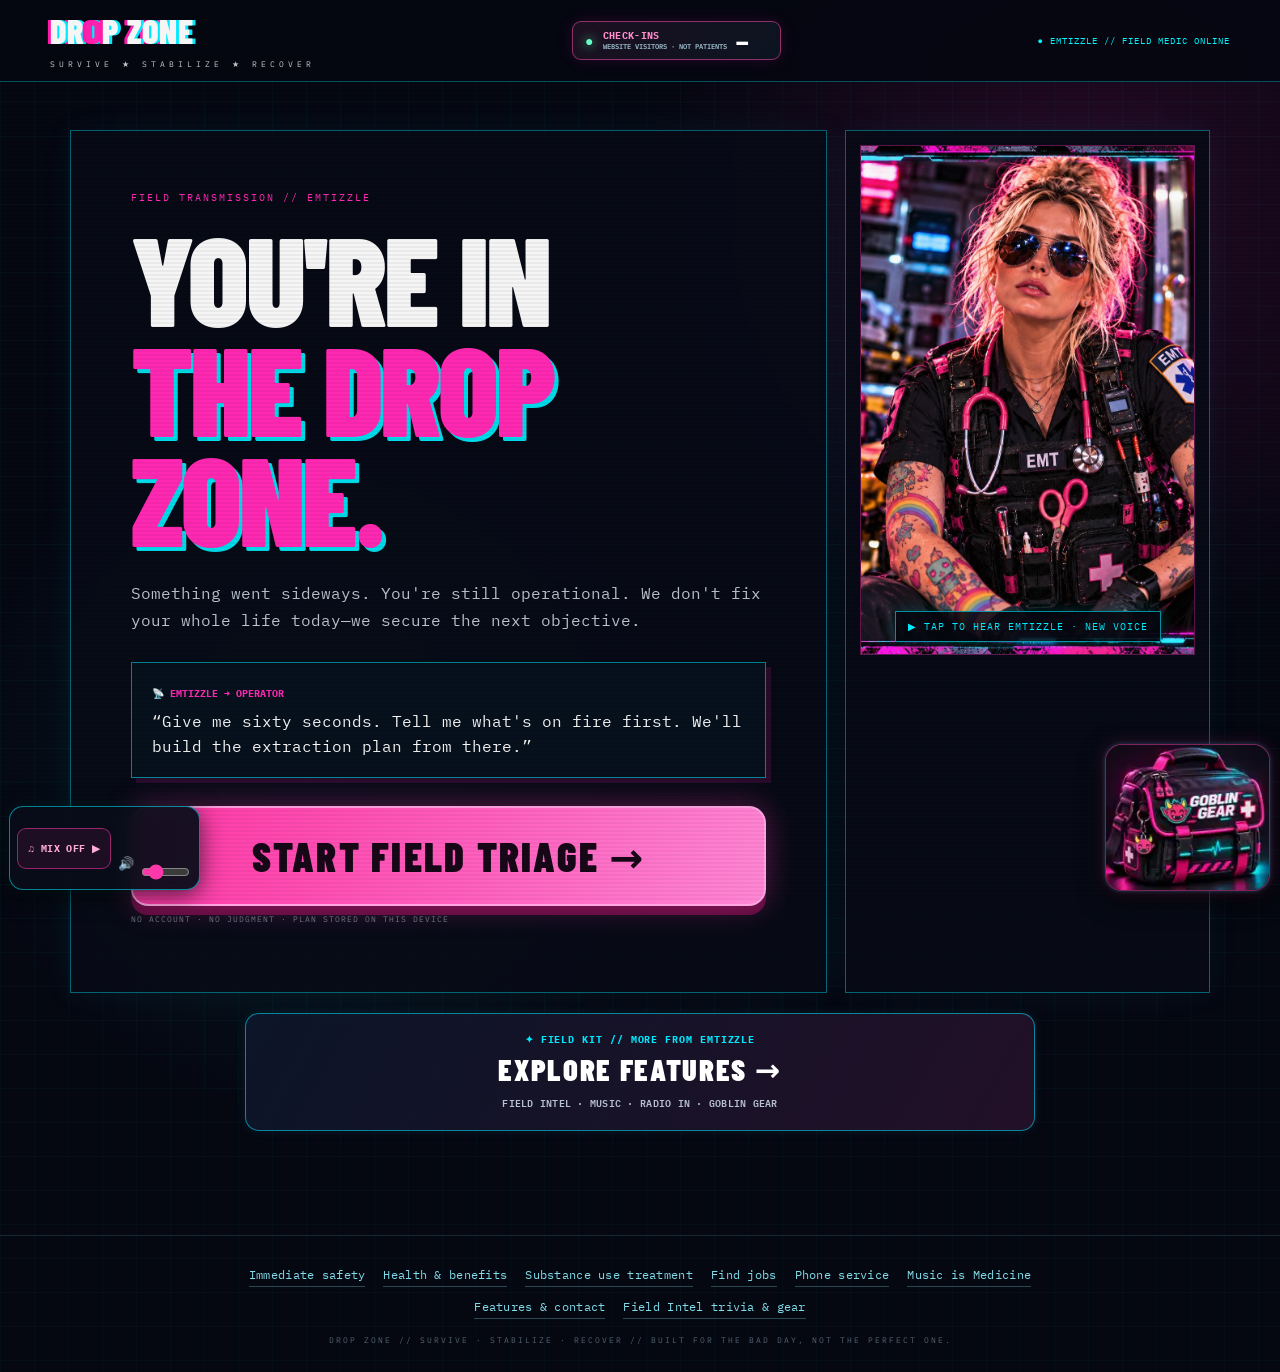
<file: index.html>
<!doctype html><html lang="en"><head><meta charset="UTF-8"><meta name="viewport" content="width=device-width,initial-scale=1"><meta name="theme-color" content="#050711"><link rel="canonical" href="https://emtizzleai.github.io/drop-zone/"><meta name="description" content="Drop Zone by EMTizzle AI — free field triage and practical help for safety, shelter, food, jobs, phone service, and recovery. Start with one next step."><title>DROP ZONE // EMTizzle AI — Free Field Triage & Resource Guide</title><meta property="og:type" content="website"><meta property="og:title" content="Drop Zone // EMTizzle AI"><meta property="og:description" content="Survive. Stabilize. Recover. Free field triage and practical tools for real-life needs."><meta property="og:url" content="https://emtizzleai.github.io/drop-zone/"><meta property="og:image" content="https://emtizzleai.github.io/drop-zone/emtizzle-home.jpg"><meta name="twitter:card" content="summary_large_image"><link rel="stylesheet" href="style.css?v=copilot-goblin-gear-20261115"><link rel="stylesheet" href="scene.css?v=scene-actions-20261109"><link rel="stylesheet" href="coach.css?v=copilot-goblin-gear-20261115"><style>.amb-box{margin:18px 0;padding:16px;border:2px solid #ff6a9c;border-radius:20px;background:#36152a}.amb-box button{width:100%;border:0;border-radius:15px;padding:16px;background:#ff4ba9;color:#250c1b;font:900 1.35rem system-ui;cursor:pointer}.amb-box .amb-emoji{display:block;font-size:3rem}.amb-box small{display:block;font-size:.75rem}.amb-box p{font-size:.85rem}.amb-dialog{width:min(94vw,500px);border:2px solid #ff4ba9;border-radius:20px;padding:24px;background:#170e20;color:#fff}.amb-dialog::backdrop{background:#000c}.amb-dialog a{display:block;background:#ff4ba9;color:#210a17;padding:18px;text-align:center;border-radius:14px;font-weight:900;text-decoration:none;font-size:1.25rem;margin:15px 0}.amb-dialog button{background:#33213d;color:white;border:1px solid #8c6687;border-radius:12px;padding:12px;margin:5px;cursor:pointer}.amb-big{font-size:4rem;text-align:center}.home-contact{margin:22px auto;padding:20px;border:1px solid #ff4ba988;border-radius:18px;background:#1d1025;text-align:center}.home-contact button{background:#ff4ba9;color:#190a16;border:0;border-radius:12px;padding:14px 24px;font-weight:900;cursor:pointer}.home-social{display:flex;gap:10px;justify-content:center;flex-wrap:wrap;margin-top:14px}.home-social a{color:#fff;border:1px solid #ff4ba977;border-radius:12px;padding:10px;text-decoration:none}</style><style>.build-banner{position:relative;max-width:1120px;margin:18px auto 26px;padding:16px 18px;text-align:center;border:2px solid #ff269d;border-radius:18px;background:repeating-linear-gradient(135deg,#ff269d 0 11px,#100816 11px 23px) top/100% 9px no-repeat,linear-gradient(120deg,#170719,#080911 55%,#1d0821);box-shadow:0 0 24px #ff269d55;color:#fff;overflow:hidden}.build-banner-warning{display:inline-block;background:#ffe341;color:#16101b;padding:7px 18px;border-radius:7px;font-weight:950;letter-spacing:.06em;transform:rotate(-1deg);margin:10px 0}.build-banner>strong{display:block;font-size:clamp(1rem,3.5vw,1.65rem);letter-spacing:.03em;text-shadow:0 0 12px #ff269d}.build-banner>p{margin:10px 0;color:#ffc8e7;font-weight:700}.build-banner-ready{display:flex;gap:8px;align-items:center;justify-content:center;flex-wrap:wrap;border:1px solid #ff65b6;border-radius:12px;padding:10px;background:#110b19}.build-banner-ready b{color:#ff8fce}.build-banner-ready span{font-size:.85rem;color:#fff}.build-banner-ready{width:100%;color:#fff;font:inherit;cursor:pointer;transition:background .2s ease,box-shadow .2s ease}.build-banner-ready:hover{background:#23122a;box-shadow:0 0 18px #ff28b23b}.build-banner-ready:focus-visible{outline:3px solid #00eaff;outline-offset:4px}@media(max-width:600px){.build-banner{margin:10px 12px 20px;padding:13px 10px}.build-banner-ready{flex-direction:column}}</style><style>
/* Frontline hierarchy: make START FIELD TRIAGE primary; keep RADIO IN secondary. */
#home .triage-launch{
 display:block;width:100%;min-height:100px;padding:24px 26px;
 background:linear-gradient(110deg,#ff36a5 0%,#ff62c0 57%,#ff86d5 100%);
 color:#180817;border:2px solid #ffa5e2;border-radius:17px;
 box-shadow:0 0 30px #ff32a95c,0 9px 0 #580b3b;
 font:900 clamp(1.8rem,4vw,2.55rem)/1.1 'Barlow Condensed',system-ui,sans-serif;
 letter-spacing:.055em;text-align:center;cursor:pointer;
}
#home .triage-launch:hover{background:#ff8ed7;color:#180817;box-shadow:0 0 37px #ff32a98a,0 9px 0 #580b3b}
#home .triage-launch:focus-visible{outline:3px solid #00eaff;outline-offset:4px}
#home .home-contact{
 width:min(100%,590px);margin:16px auto;padding:14px 18px;
 border-radius:14px;background:#150c1c;box-shadow:none;
}
#home .home-contact h2{
 font:900 clamp(1.55rem,3.5vw,2.1rem)/1.05 'Barlow Condensed',system-ui,sans-serif;
 letter-spacing:.04em;margin:0 0 7px;
}
#home .home-contact p{font-size:.78rem;line-height:1.4;margin:4px auto 10px;max-width:430px;color:#c7becb}
#home .home-contact button{min-height:44px;padding:9px 18px;border-radius:10px;font-size:.88rem}
#home .home-social{gap:8px;margin-top:10px}
#home .home-social a{display:inline-flex;align-items:center;justify-content:center;min-height:40px;padding:7px 12px;font-size:.72rem}
@media(max-width:600px){
 #home .triage-launch{min-height:94px;padding:22px 12px;font-size:clamp(1.8rem,7vw,2.4rem)}
 #home .home-contact{padding:12px;margin:13px auto}
 #home .home-contact h2{font-size:1.8rem}
 #home .home-social a{padding:7px 9px;font-size:.68rem}
}
</style><style>
/* Secondary emergency action at bottom of operator status (third screen).
   Compact but accessible; alert animation disabled for reduced motion. */
#status .triage-emergency{max-width:445px;margin:30px 0 8px auto;padding:12px 13px;border:1px solid #f2688980;border-radius:13px;background:linear-gradient(130deg,#23111e,#0b1321);box-shadow:0 0 13px #ff456916}
#status .triage-ambulance{display:flex;align-items:center;gap:11px;width:100%;min-height:64px;padding:11px 13px;border:1px solid #f8709a88;border-radius:10px;background:#180b16;color:white;text-align:left;cursor:pointer}
#status .triage-ambulance:hover{border-color:#ff7d9c;background:#321522}
#status .triage-ambulance:focus-visible{outline:3px solid #00eaff;outline-offset:4px}
#status .triage-ambulance-icon{font-size:2.3rem;line-height:1;flex:0 0 auto}
#status .triage-ambulance-copy{flex:1;min-width:0}
#status .triage-ambulance-copy strong{display:block;font:900 1.35rem/1 'Barlow Condensed',system-ui,sans-serif;letter-spacing:.03em}
#status .triage-ambulance-copy small{display:block;margin-top:6px;color:#ffb4cb;font:600 .63rem/1.25 'IBM Plex Mono',monospace}
#status .triage-beacon{display:block;flex:0 0 auto;font-size:1.45rem;transform-origin:50% 65%;animation:triageBeaconSpin 2.4s ease-in-out infinite}
@keyframes triageBeaconSpin{0%,100%{transform:rotate(-13deg);filter:brightness(.65)}45%,55%{transform:rotate(13deg);filter:brightness(1.45) drop-shadow(0 0 7px #ff3155)}}
#status .triage-emergency p{margin:8px 3px 0;color:#b9bdc7;font-size:.64rem;line-height:1.5}
@media(max-width:620px){#status .triage-emergency{margin:26px auto 0;max-width:100%}}
@media(prefers-reduced-motion:reduce){#status .triage-beacon{animation:none}}
</style><style>
/* Listening room is an optional supporting resource, not a replacement for urgent triage. */
.music-entry{margin:14px auto;max-width:790px}
.music-entry a{display:block;padding:14px 20px;border:1px solid #00eaff99;border-radius:14px;background:linear-gradient(120deg,#0c1529,#221027);color:#f6f8ff;text-align:center;text-decoration:none;box-shadow:0 0 12px #00eaff15;transition:border-color .2s,background .2s}
.music-entry a:hover{border-color:#ff46ac;background:#281333}
.music-entry a:focus-visible{outline:3px solid #caff82;outline-offset:4px}
.music-entry strong{font:900 clamp(1.2rem,4vw,1.6rem) 'Barlow Condensed',system-ui,sans-serif;letter-spacing:.04em}
.music-entry small{display:block;color:#00eaff;font:700 .66rem/1.5 'IBM Plex Mono',monospace;letter-spacing:.03em;margin-top:5px}
@media(prefers-reduced-motion:reduce){.music-entry a{transition:none}}
</style><style>
/* Compact need selectors live alongside the existing status slider and mobility chips. */
#status .status-needs{margin:20px 0 18px;padding:14px 16px 12px;border:1px solid #244c58;border-radius:12px;background:#0a1420}
#status .status-needs .label{margin:0 0 12px}
#status .status-needs .chips button{min-height:46px}
#status .status-needs .chips button.on,#status .status-needs .chips button[aria-pressed="true"]{border-color:#ff48ad;color:#ff9bd6;background:#291227;box-shadow:0 0 14px #ff48ad3b}
#status .status-needs-note{margin:10px 0 0;color:#a4b5be;font-size:.72rem;line-height:1.5}
</style><style>
/* Field triage: one visual system per category. Priorities share pink outlines,
   direct resource shortcuts share cyan outlines. Transport is on Operator Status. */
#triage .priority{display:grid;grid-template-columns:repeat(3,minmax(0,1fr));gap:12px;margin:24px 0 28px}
#triage .priority button{
  display:flex;flex-direction:column;align-items:center;justify-content:center;
  min-width:0;min-height:152px;padding:19px 14px;
  border:2px solid #ff62b6;border-radius:16px;background:#100e1e;color:white;
  box-shadow:0 0 12px #ff38ad18;transition:background .2s,border-color .2s;
}
#triage .priority button:hover{background:#241328;border-color:#ff9ad4}
#triage .priority button>b{font:900 clamp(1.3rem,2.7vw,1.65rem)/1.1 'Barlow Condensed',system-ui,sans-serif;margin:11px 0 7px}
#triage .priority button>span{font-size:1.7rem}
#triage .priority button>small{font:700 .67rem/1.5 'IBM Plex Mono',monospace;color:#b9cbd5}
#triage .priority .red b{color:#ff859b}
#triage .priority .yellow b{color:#ffe18a}
#triage .priority .green b{color:#a0ffc3}
#triage .triage-section-label{
  margin:25px 0 14px;font:900 1.3rem/1.3 'Barlow Condensed',system-ui,sans-serif;
  color:#00eaff;letter-spacing:.08em;text-transform:uppercase;
}
#triage .triage-resources{display:grid;grid-template-columns:repeat(2,minmax(0,1fr));gap:12px}
#triage .triage-resource{
  display:flex;flex-direction:column;align-items:center;justify-content:center;
  width:100%;min-width:0;min-height:138px;margin:0;padding:17px 13px;
  border:2px solid #00eaff;border-radius:16px;background:linear-gradient(135deg,#081421,#171123);
  color:#f8faff;text-align:center;text-decoration:none;cursor:pointer;
  box-shadow:0 0 12px #00eaff18;transition:background .2s,border-color .2s;
}
#triage .triage-resource:hover{background:#13283a;border-color:#8cfaff}
#triage .triage-resource .resource-icon{font-size:1.75rem;line-height:1.4}
#triage .triage-resource strong{
  display:block;margin:9px 0 4px;font:900 clamp(1.3rem,3vw,1.65rem)/1.1 'Barlow Condensed',system-ui,sans-serif;
}
#triage .triage-resource small{
  display:block;max-width:100%;font:700 .67rem/1.5 'IBM Plex Mono',monospace;
  color:#78effc;overflow-wrap:anywhere;
}
#triage .priority button:focus-visible,#triage .triage-resource:focus-visible{
  outline:3px solid #caff82;outline-offset:4px;
}
@media(max-width:780px){
  #triage .priority{grid-template-columns:1fr;gap:11px}
  #triage .priority button{min-height:108px;padding:17px 14px}
  #triage .triage-resources{grid-template-columns:1fr;gap:11px}
  #triage .triage-resource{min-height:110px;padding:15px 13px}
}
@media(prefers-reduced-motion:reduce){
  #triage .priority button,#triage .triage-resource{transition:none}
}
</style><style>
/* Quiet, visible crawlable resource links below the main experience. */
.dz-footer-resources{display:flex;justify-content:center;flex-wrap:wrap;gap:8px 18px;margin:0 auto 16px;max-width:850px;font-size:.72rem;letter-spacing:.025em}
.dz-footer-resources a{color:#81dce9;text-decoration:none;border-bottom:1px solid #81dce94d;padding:4px 0}
.dz-footer-resources a:hover{color:#ffc1e7;border-color:#ff5eb5}
.dz-footer-resources a:focus-visible{outline:2px solid #ff8bcc;outline-offset:3px}
</style><style>
/* Keep the home screen focused on urgent triage; secondary content lives in features.html. */
#home .features-home-entry{margin:20px auto 4px;max-width:790px}
#home .features-home-link{display:flex;flex-direction:column;align-items:center;justify-content:center;gap:7px;padding:19px 15px;border:1px solid #00eaff88;border-radius:14px;background:linear-gradient(120deg,#0c1529,#221027);text-align:center;text-decoration:none;color:#fff;box-shadow:0 0 12px #00eaff17}
#home .features-home-link small{font:700 .64rem 'IBM Plex Mono',monospace;letter-spacing:.09em;color:#00eaff}
#home .features-home-link strong{font:900 clamp(1.45rem,4vw,1.9rem)/1.1 'Barlow Condensed',system-ui,sans-serif;letter-spacing:.055em}
#home .features-home-link span{font:600 .65rem 'IBM Plex Mono',monospace;letter-spacing:.025em;color:#b7bfd0}
#home .features-home-link:hover{border-color:#ff39aa;background:#21112d}
#home .features-home-link:focus-visible{outline:3px solid #d6ff9b;outline-offset:4px}
</style><style>
/* Virtual Field Intel rewards are strictly separated from physical gear tracking. */
.dz-intel-earned{margin:25px 0;padding:18px;border:1px solid #ff39aa99;border-radius:15px;background:linear-gradient(140deg,#200d27,#071626)}
.dz-intel-earned h3{font:900 clamp(1.4rem,4vw,2rem)/1.1 'Barlow Condensed',sans-serif;color:#ff9bd5;letter-spacing:.02em;margin:0 0 9px}
.dz-intel-earned>p{color:#b8cbd3;font-size:.77rem;line-height:1.55}
.dz-intel-earned .dz-intel-card{display:flex;gap:12px;align-items:start;margin:10px 0;padding:12px;border:1px solid #306079;background:#0b1c2c;border-radius:9px}
.dz-intel-earned .dz-intel-card span{font-size:1.8rem}
.dz-intel-earned .dz-intel-card strong{display:block;color:#fff;font-size:.85rem}
.dz-intel-earned .dz-intel-card small{display:block;color:#b4d9e5;font-size:.72rem;margin:5px 0}
.dz-intel-earned .dz-intel-card a{color:#8ff5ff;font-size:.72rem}
.dz-intel-start{display:block;text-align:center;margin-top:14px;padding:13px;border-radius:10px;background:#ff39aa;color:#180916;text-decoration:none;font-weight:900;font-size:.8rem}
.dz-intel-start:focus-visible{outline:3px solid #d1ff80;outline-offset:4px}
</style><link rel="stylesheet" href="shelter-tonight.css?v=20261115"></head><body><header><div class="brand"><b>DR<span>O</span>P ZONE</b><small>SURVIVE ★ STABILIZE ★ RECOVER</small></div><div class="dz-patient-ticker" id="dzPatientTicker" aria-label="Website visitor check-ins, not actual medical patients" title="Approximate unique browsers visiting Drop Zone since November 7, 2026. This is website traffic, not medical patient information."><span class="dz-patient-ticker-dot" aria-hidden="true">●</span><span class="dz-patient-ticker-caption">CHECK-INS <small>WEBSITE VISITORS · NOT PATIENTS</small></span><output id="dzPatientCount" aria-live="polite">—</output></div><div class="signal">● EMTIZZLE // FIELD MEDIC ONLINE</div></header><div id="scenePopup" class="scene-popup hidden" role="dialog" aria-modal="true" aria-label="EMTizzle on scene">
  <div class="scene-static"></div>
  <div class="scene-media">
    <img src="emtizzle-on-scene.jpg" alt="EMTizzle on scene. Choose Give Me a Mission for guided field triage or Surprise Me for one gentle next step.">
    <button class="scene-hotspot scene-action-mission" type="button" onclick="startSceneTriage()" aria-label="Give me a mission: start Field Triage" title="Start Field Triage"></button>
    <button class="scene-hotspot scene-action-surprise" type="button" onclick="openSceneSurprise()" aria-label="Surprise me: get a small optional mission" title="Get a small mission"></button>
    <button class="scene-close" type="button" onclick="closeScene()" aria-label="Close EMTizzle on scene" title="Close"></button>
  </div>
  <div class="scene-mobile-actions">
    <button type="button" onclick="startSceneTriage()">💗 GIVE ME A MISSION →</button>
    <button type="button" onclick="openSceneSurprise()">🎲 SURPRISE ME →</button>
  </div>
  <div class="scene-scan"></div>
</div>
<dialog id="sceneMissionDialog" class="scene-mission-dialog" aria-labelledby="sceneMissionTitle">
  <button class="scene-mission-close" type="button" onclick="closeSceneMission()" aria-label="Close surprise mission">×</button>
  <p class="scene-mission-kicker">📡 EMTIZZLE // ONE SMALL FIELD MISSION</p>
  <h2 id="sceneMissionTitle">ONE NEXT MOVE. YOU'VE GOT THIS.</h2>
  <p id="sceneMissionText" class="scene-mission-text" role="status" aria-live="polite"></p>
  <div class="scene-mission-buttons">
    <button type="button" onclick="rollSceneMission()">🎲 ANOTHER</button>
    <button type="button" onclick="startSceneTriage()">🚑 BUILD MY FIELD PLAN →</button>
  </div>
  <p class="scene-mission-note">These are optional little resets, not medical advice. For urgent help, start Field Triage.</p>
</dialog><main><section id="home"><div class="hero"><div class="console"><p class="tag">FIELD TRANSMISSION // EMTIZZLE</p><h1 class="drop-trigger" onclick="openScene()" title="EMTizzle on scene">YOU'RE IN<br><i>THE DROP ZONE.</i></h1><p class="lead">Something went sideways. You're still operational. We don't fix your whole life today—we secure the next objective.</p><aside><b>📡 EMTIZZLE → OPERATOR</b><p>“Give me sixty seconds. Tell me what's on fire first. We'll build the extraction plan from there.”</p></aside><button class="go triage-launch" onclick="show('triage')">START FIELD TRIAGE →</button><p class="micro">NO ACCOUNT · NO JUDGMENT · PLAN STORED ON THIS DEVICE</p></div><div class="mediccard"><div class="portrait"><img src="emtizzle-home.jpg" alt="EMTizzle field medic" style="width:100%;height:100%;object-fit:cover;object-position:center;display:block;border-radius:inherit"><button type="button" class="portrait-tap" onclick="emtizzleGreeting()" aria-label="Hear EMTizzle welcome you"><span>▶ TAP TO HEAR EMTIZZLE · NEW VOICE</span></button></div><p id="emtizzleGreetingCaption" class="voice-caption" role="status" aria-live="polite" hidden></p></div></div><div class="features-home-entry"><a class="features-home-link" href="features.html" aria-label="Explore Drop Zone features, contact, music, Field Intel and build updates"><small>✦ FIELD KIT // MORE FROM EMTIZZLE</small><strong>EXPLORE FEATURES →</strong><span>FIELD INTEL · MUSIC · RADIO IN · GOBLIN GEAR</span></a></div></section><section id="triage" class="hidden">
  <button class="back" onclick="show('home')">← HOME</button>
  <p class="tag">TRIAGE // WHAT DO YOU NEED RIGHT NOW?</p>
  <h2>PICK THE FIRST FIRE.</h2>
  <div class="priority" aria-label="Main triage paths">
    <button class="red" type="button" onclick="window.location.href='safety.html'">
      <span aria-hidden="true">⚠</span><b>I'M NOT SAFE</b><small>IMMEDIATE HELP</small>
    </button>
    <button class="yellow" type="button" onclick="window.location.href='stabilization.html'">
      <span aria-hidden="true">✚</span><b>I NEED STABILIZATION</b><small>HEALTH / BENEFITS / FOOD / CARE</small>
    </button>
    <button class="green" type="button" onclick="pick('money')">
      <span aria-hidden="true">⌂</span><b>I WANT RECOVERY</b><small>HOUSING / INCOME</small>
    </button>
  </div>
  <h3 class="triage-section-label">OR GO STRAIGHT TO A RESOURCE</h3>
  <div class="triage-resources" aria-label="Direct help and resources">
    <button class="triage-resource" type="button" onclick="window.location.href='job-goblin.html?v=87779f8'" aria-label="I need a job. Open Job Goblin">
      <span class="resource-icon" aria-hidden="true">👹💼</span><strong>I NEED A JOB</strong><small>JOB GOBLIN · OPPORTUNITY RADAR ↗</small>
    </button>
    <button class="triage-resource" type="button" onclick="openHousingHelp()">
      <span class="resource-icon" aria-hidden="true">🏠</span><strong>HELP, I'M HOMELESS</strong><small>SHOWERS · LAUNDRY · HOUSING HELP ↗</small>
    </button>
    <button class="triage-resource" type="button" onclick="window.location.href='phone.html'" aria-label="I need a phone. Open free or low-cost phone service guide">
      <span class="resource-icon" aria-hidden="true">📱</span><strong>I NEED A PHONE</strong><small>FREE OR LOW-COST SERVICE · LIFELINE ↗</small>
    </button>
    <a class="triage-resource" href="substance-use.html" aria-label="I need substance use treatment or services: methadone, outpatient, detox, or addiction care">
      <span class="resource-icon" aria-hidden="true">💊</span><strong>I NEED TREATMENT</strong><small>SUBSTANCE USE · METHADONE · OUTPATIENT ↗</small>
    </a>
    <a class="triage-resource" href="music.html" aria-label="Music is Medicine. Open the EM Tizzles listening room">
      <span class="resource-icon" aria-hidden="true">🎧</span><strong>MUSIC IS MEDICINE</strong><small>EMTIZZLE · THE LISTENING ROOM ↗</small>
    </a>
  </div>
</section><section id="status" class="hidden"><button class="back" onclick="show('triage')">← CHANGE SITUATION</button><p class="tag">OPERATOR STATUS // BUILD THE PICTURE</p><h2>WHAT DO WE HAVE?</h2><label>CASH RUNWAY <strong>$<output id="cashOut">0</output></strong><input id="cash" type="range" min="0" max="1000" step="10" value="0" oninput="cashOut.value=value"></label><div class="status-needs" aria-label="Select immediate needs">
  <p class="label">WHAT NEEDS ATTENTION FIRST?</p>
  <div class="chips">
    <button type="button" data-status-need="sleep" aria-pressed="false" onclick="setStatusNeed('sleep');openShelterTonight()" aria-haspopup="dialog" aria-controls="shelterTonightDialog" title="Find emergency shelter, safe parking, or affordable lodging tonight">🌙 SHELTER TONIGHT</button>
    <button type="button" data-status-need="food" aria-pressed="false" onclick="setStatusNeed('food')">🥫 FOOD + ESSENTIALS</button>
  </div>
  <p class="status-needs-note">Tap SHELTER TONIGHT to search shelters, safe parking and low-cost hotels. It also selects your shelter mission. Car and bike are covered in Mobility below.</p>
</div><p class="label">MOBILITY</p><div class="chips"><button onclick="toggle(this);if(this.classList.contains('on'))setStatusNeed('car')" aria-label="Car mobility; selecting also focuses the mission plan on car mode">🚗 CAR</button><button onclick="toggle(this);if(this.classList.contains('on'))setStatusNeed('bike')" aria-label="Bike mobility; selecting also focuses the mission plan on bike mode">🚲 BIKE</button><button onclick="toggle(this)">🚌 TRANSIT</button><button onclick="toggle(this)">🥾 ON FOOT</button></div><p class="status-needs-note">Choosing CAR or BIKE can also focus your mission plan on protecting that transportation.</p><p class="label">PROTECT THIS INFRASTRUCTURE</p><div class="chips"><button onclick="toggle(this)">🐾 PETS</button><button onclick="toggle(this)">👶 KIDS</button><button onclick="toggle(this)">💊 MEDICATION</button><button onclick="toggle(this)">📱 PHONE POWER</button></div><button class="manifestlink" onclick="show('manifest');renderGear();renderIntelGear()">▣ OPEN GEAR MANIFEST →</button><button class="go" onclick="build()">GENERATE MISSIONS →</button><div class="triage-emergency" aria-label="Emergency medical services">
  <button type="button" class="triage-ambulance" onclick="openAmbulance()" aria-haspopup="dialog" aria-controls="ambDialog" aria-label="Call an ambulance: open U.S. 911 information">
    <span class="triage-ambulance-icon" aria-hidden="true">🚑</span>
    <span class="triage-ambulance-copy"><strong>CALL AN AMBULANCE</strong><small>MEDICAL EMERGENCY · U.S. 911</small></span>
    <span class="triage-beacon" aria-hidden="true">🚨</span>
  </button>
  <p>Emergency? Open the 911 call option. Drop Zone cannot dispatch EMS.</p>
</div></section><section id="manifest" class="hidden"><button class="back" onclick="show('status')">← OPERATOR STATUS</button><p class="tag">GEAR MANIFEST // KNOW WHAT YOU HAVE</p><h2>YOUR STUFF IS INFRASTRUCTURE.</h2><p class="lead">Keep a simple record of what you already have, where it is, and what needs attention. Stored only on this device.</p><div class="gearform"><select id="gearCat"><option>ESSENTIALS</option><option>MOBILITY</option><option>WORK / TECH</option><option>PERSONAL</option></select><input id="gearName" placeholder="ITEM — e.g. laptop, ID, sleeping bag"><select id="gearState"><option>WITH ME</option><option>STORED</option><option>MISSING</option><option>NEED</option></select><input id="gearLoc" placeholder="LOCATION / NOTE — optional"><button onclick="addGear()">+ ADD TO MANIFEST</button></div><div id="gearList"></div>
<div class="dz-intel-earned" aria-labelledby="dzIntelTitle">
<h3 id="dzIntelTitle">📡 EARNED INTEL GEAR // VIRTUAL REWARDS</h3>
<p>Knowledge collectibles live here separately from your real supplies. They do not represent physical items, benefits, or eligibility.</p>
<div id="dzIntelEarnedList" aria-live="polite"><p>NO INTEL GEAR YET. READY FOR A MISSION?</p></div>
<a class="dz-intel-start" href="field-intel.html">🎮 PLAY FIELD INTEL &amp; EARN PERKS →</a>
</div><button class="back wide" onclick="show('status')">← BACK TO STATUS</button></section><section id="missions" class="hidden"><div class="missionhead"><div><p class="tag">LIVE FIELD PLAN // OPERATOR ACTIVE</p><h2>STABILIZE THE ZONE.</h2></div><button class="callmedic" onclick="medic()">✚ CALL THE MEDIC ›</button></div><div class="statusbar"><div><small>OPERATOR STATUS</small><b id="state">CRISIS → STABILIZING</b></div><div><small>CASH RUNWAY</small><b id="cashStat">$0</b></div><div><small>SIGNAL</small><b>LIVE ●</b></div></div><aside id="tx"><b>📡 EMTIZZLE → OPERATOR</b><p>First mission only. Finish it. Then we move.</p></aside><div id="list"></div><blockquote><span>FIELD NOTE // SOMEONE MADE IT OUT</span><p>“I only needed a safe plan for Tuesday. Once Tuesday stopped being an emergency, I could work on Wednesday.”</p><b>— ANONYMOUS OPERATOR</b></blockquote><button class="back wide" onclick="show('triage')">SITUATION CHANGED? RE-TRIAGE</button></section></main><dialog id="shelterTonightDialog" class="dz-shelter-dialog" aria-labelledby="shelterTonightTitle" aria-describedby="shelterTonightDescription">
  <div class="dz-shelter-head">
    <p class="dz-shelter-kicker">📡 SHELTER OPS // TONIGHT'S MISSION</p>
    <button type="button" class="dz-shelter-close" onclick="closeShelterTonight()" aria-label="Close shelter search">✕</button>
  </div>
  <h2 id="shelterTonightTitle">🌙 FIND A PLACE TO SLEEP.</h2>
  <p id="shelterTonightDescription" class="dz-shelter-lead">Free emergency shelter, safe parking, or a room for the night. <strong>Check free options first.</strong> You can search by city or ZIP without sharing your precise location with Drop Zone.</p>
  <div class="dz-shelter-search">
    <label for="dzShelterArea">📍 WHERE SHOULD WE LOOK?</label>
    <div class="dz-shelter-search-row">
      <input id="dzShelterArea" name="shelter-area" type="search" inputmode="search" autocomplete="off" maxlength="90" placeholder="City or ZIP code (optional)" aria-describedby="dzShelterSearchHelp">
      <button type="button" id="dzShelterRefresh" onclick="updateShelterSearchLinks()">UPDATE SEARCH ↗</button>
    </div>
    <p id="dzShelterSearchHelp">Leave blank for “near me” results in Maps, or enter a city / ZIP. No location permission requested.</p>
  </div>
  <div class="dz-shelter-options">
    <section class="dz-shelter-option dz-shelter-free" aria-labelledby="dzShelterFreeTitle">
      <div class="dz-shelter-category">01 // FREE OR EMERGENCY HOUSING</div>
      <h3 id="dzShelterFreeTitle">🏠 EMERGENCY SHELTER</h3>
      <p>Find shelter referrals and service providers. A listing is not confirmation of an available bed.</p>
      <div class="dz-shelter-links">
        <a class="dz-shelter-primary" href="tel:211">📞 CALL 211 FOR REFERRALS</a>
        <a href="https://www.hud.gov/findshelter" target="_blank" rel="noopener noreferrer">🧭 HUD FIND SHELTER ↗</a>
        <a id="dzShelterMapsLink" href="https://www.google.com/maps/search/?api=1&amp;query=emergency%20homeless%20shelters%20near%20me" target="_blank" rel="noopener noreferrer">🔍 SEARCH LOCAL SHELTERS ↗</a>
      </div>
      <small>HUD and 211 show local services; call providers directly to verify hours, eligibility and intake.</small>
    </section>
    <section class="dz-shelter-option" aria-labelledby="dzShelterParkingTitle">
      <div class="dz-shelter-category">02 // VEHICLE-FRIENDLY OPTION</div>
      <h3 id="dzShelterParkingTitle">🚗 SAFE PARKING</h3>
      <p>Search for supervised parking programs for people sleeping in vehicles. Availability and enrollment rules vary.</p>
      <div class="dz-shelter-links">
        <a id="dzShelterParkingLink" href="https://www.google.com/maps/search/?api=1&amp;query=safe%20parking%20program%20near%20me" target="_blank" rel="noopener noreferrer">🔍 FIND SAFE PARKING PROGRAMS ↗</a>
        <a href="https://www.211.org/" target="_blank" rel="noopener noreferrer">📡 ASK 211 ABOUT LOCAL PROGRAMS ↗</a>
      </div>
    </section>
    <section class="dz-shelter-option dz-shelter-paid" aria-labelledby="dzShelterHotelTitle">
      <div class="dz-shelter-category">03 // PAID LODGING</div>
      <h3 id="dzShelterHotelTitle">🛏️ HOTELS &amp; MOTELS</h3>
      <p>Compare nearby rooms and contact the property for tonight's price and availability. Nothing here books a room.</p>
      <div class="dz-shelter-links">
        <a class="dz-shelter-primary" id="dzShelterBudgetLink" href="https://www.google.com/maps/search/?api=1&amp;query=budget%20motels%20near%20me" target="_blank" rel="noopener noreferrer">💗 SEARCH BUDGET MOTELS ↗</a>
        <a id="dzShelterHotelsLink" href="https://www.google.com/maps/search/?api=1&amp;query=hotels%20near%20me" target="_blank" rel="noopener noreferrer">🏨 SEARCH HOTELS ↗</a>
      </div>
      <small>Before traveling: check final price with taxes, deposit, payment method, ID rules, and pet policy. Results are not live room inventory.</small>
    </section>
  </div>
  <p class="dz-shelter-warning">⚠ Drop Zone cannot confirm open beds, safe parking spaces, or room availability. If you are in immediate danger, call local emergency services (911 in the U.S.).</p>
  <button class="dz-shelter-done" type="button" onclick="closeShelterTonight()">← RETURN TO YOUR MISSION</button>
</dialog><dialog id="housingHelpDialog" class="housing-dialog" aria-labelledby="housingHelpTitle"><button class="housing-close" type="button" onclick="this.closest('dialog').close()" aria-label="Close">✕</button><p class="housing-kicker">📡 FIELD TRANSMISSION // EMTIZZLE</p><h2 id="housingHelpTitle">🏠 HELP, I'M HOMELESS.</h2><p class="housing-story"><strong>I've been there.</strong> I've experienced housing insecurity myself. I know how exhausting it can be to find a safe place to sleep, a shower, clean clothes, and the energy to keep going. I'm an EMT, and I built this guide because finding basic help shouldn't require navigating a hundred websites. You deserve practical options, without judgment. <em>— EMTizzle</em></p><p>START HERE // Pick one need. You don't have to solve everything today.</p><div class="housing-actions"><a href="tel:211">📞 CALL 211</a><a href="https://www.211.org/" target="_blank" rel="noopener noreferrer">🌎 FIND HELP IN YOUR AREA ↗</a></div><h3>🚿 SHOWERS + 🧺 LAUNDRY // FREMONT & BAY AREA</h3><p class="housing-small">Starter guide for Fremont and Alameda County, not an automatic location search. Hours and eligibility may change. Call before traveling.</p><div class="housing-resource"><b>🚿 BACS South County Wellness Center</b><p>40963 Grimmer Blvd, Fremont. Showers, meals, clothing, and housing support. City lists Mon–Fri 9 AM–3 PM.</p><a href="tel:5106577425">CALL 510-657-7425</a> · <a href="https://www.fremont.gov/residents/homeless-response/homeless-services" target="_blank" rel="noopener noreferrer">CITY INFO ↗</a></div><div class="housing-resource"><b>🚿 Centerville community showers</b><p>4360 Central Ave, Fremont. Tuesday and Thursday afternoon showers. Confirm sign-up time.</p><a href="tel:5105742222">CALL FREMONT 510-574-2222</a> · <a href="https://www.fremont.gov/residents/homeless-response/homeless-services/community-drop-in-services" target="_blank" rel="noopener noreferrer">SCHEDULE ↗</a></div><div class="housing-resource"><b>🚿🧺 Hayward homeless resource program</b><p>First Presbyterian Church program. Showers and laundry listed Mon/Wed/Fri 10 AM–3 PM. Call for location and access.</p><a href="tel:5106344750">CALL 510-634-4750</a> · <a href="https://211alamedacounty.org/resources/homeless-services-68289181/" target="_blank" rel="noopener noreferrer">DETAILS ↗</a></div><div class="housing-resource"><b>🚿🧺 San Leandro Drop-In Center</b><p>555 Lewelling Blvd, San Leandro. Showers and laundry listed Tue–Thu 9:30 AM–2 PM.</p><a href="tel:5107222555">CALL 510-722-2555</a> · <a href="https://alcosafeparking.com/resources" target="_blank" rel="noopener noreferrer">DETAILS ↗</a></div><div class="housing-resource"><b>🏠 Fremont housing help & mobile hygiene schedules</b><p>Housing assessments, referrals, community drop-in services and current shower/laundry schedules.</p><a href="tel:5105742222">CALL 510-574-2222</a> · <a href="https://www.fremont.gov/residents/homeless-response/homeless-services/community-drop-in-services" target="_blank" rel="noopener noreferrer">CITY GUIDE ↗</a></div><h3>📍 SANTA CLARA COUNTY // FIELD GUIDE</h3><p class="housing-story"><strong>EMTizzle's field note:</strong> Santa Clara County can be difficult to navigate when you're unhoused. I've experienced those barriers personally. These are practical leads, not promises of a bed or service. Please check the schedule before spending money on transportation.</p><div class="housing-resource"><b>🚿🧺 City of Santa Clara — Dignity on Wheels</b><p>Central Park Softball Fields, Hayward Drive, Santa Clara. Free showers and laundry Wednesdays, 9 AM–1:30 PM (city's 2026 schedule).</p><a href="tel:4086152490">CALL 408-615-2490</a> · <a href="https://www.santaclaraca.gov/our-city/departments-a-f/community-development/housing-community-services-division/homeless-prevention-and-assistance" target="_blank" rel="noopener noreferrer">CITY SOURCE ↗</a></div><div class="housing-resource"><b>🚿🧺 San Jose — Dignity on Wheels</b><p>Roosevelt Community Center, 901 E Santa Clara St: Mondays 6–10 PM. Northside Community Center, 488 N 6th St: Fridays 8 AM–12:30 PM. Confirm mobile service before travel.</p><a href="https://www.fdcsj.org/services" target="_blank" rel="noopener noreferrer">PROGRAM DETAILS ↗</a></div><div class="housing-resource"><b>🚿🧺 Mountain View — Hope's Corner</b><p>748 Mercy St. Shower and laundry appointments; sign up during meal distribution. Listed Mon/Wed/Sat, but confirm service times.</p><a href="https://www.losaltosca.gov/777/Local-Services-for-the-Unhoused" target="_blank" rel="noopener noreferrer">CITY RESOURCE GUIDE ↗</a></div><div class="housing-resource"><b>🚿🧺 Palo Alto — LifeMoves Opportunity Center</b><p>33 Encina Ave. Meals, showers, laundry and housing navigation. Call to check hours.</p><a href="tel:6508538672">CALL 650-853-8672</a> · <a href="https://lifemoves.org/get-help/" target="_blank" rel="noopener noreferrer">PROGRAM DETAILS ↗</a></div><div class="housing-resource"><b>🏠 Countywide shelter referral</b><p>Here4You: 408-385-2400, daily 9 AM–7 PM. Many shelters require referral; calling does not guarantee a bed.</p><a href="tel:4083852400">CALL HERE4YOU</a> · <a href="https://www.sanjoseca.gov/your-government/departments-offices/housing/resource-library/homeless-services-guide" target="_blank" rel="noopener noreferrer">SAN JOSE SERVICES GUIDE ↗</a></div><div class="housing-resource"><b>🧴 FOOD, HYGIENE & HOUSING NAVIGATION</b><p>San Jose's service guide lists meal programs, hygiene access, safe parking and employment services. Check categories and intake rules before visiting.</p><a href="https://www.sanjoseca.gov/your-government/departments-offices/housing/resource-library/homeless-services-guide" target="_blank" rel="noopener noreferrer">OPEN CITY GUIDE ↗</a></div><div class="housing-resource"><b>🧺 TUESDAY SOCIAL SERVICES + WEEKEND RESOURCE EVENTS — COMMUNITY TIP</b><p>EMTizzle reports Tuesday showers and laundry at a social services location, plus some alternating-weekend food, haircuts and hygiene distributions, and a paid work activity. Exact site, schedule, eligibility and work sign-up are NOT YET VERIFIED. Please do not travel based on this tip alone. We are working to confirm details.</p></div><p class="housing-small">If you are in immediate danger, call emergency services. This guide cannot reserve a bed or confirm same-day availability.</p><button class="housing-done" type="button" onclick="this.closest('dialog').close()">← BACK TO DROP ZONE</button></dialog><script>function openHousingHelp(){document.getElementById('housingHelpDialog').showModal()}</script><dialog id="ambDialog" class="amb-dialog" aria-labelledby="ambTitle"><div class="amb-big" aria-hidden="true">🚑🚨</div><h2 id="ambTitle">CALL THE AMBULANCE</h2><p><b>In the U.S., call 911 and ask for EMS.</b> Tell the dispatcher your location and what happened. Follow their instructions.</p><a href="tel:911">📞 CALL 911 · ASK FOR EMS</a><p>Emergency responders can dispatch help. Arrival times vary. Drop Zone cannot send an ambulance itself.</p><button type="button" onclick="playAmbSiren()">🔊 PLAY SIREN</button><button type="button" onclick="document.getElementById('ambDialog').close()">✕ CLOSE</button><p><small>The 911 button opens your phone dialer; you must place the call. Outside the U.S., use your local emergency number.</small></p></dialog><dialog id="medicContact" class="medic-contact" aria-labelledby="medicContactTitle" aria-describedby="medicContactNote"><button type="button" class="medic-contact-close" onclick="closeMedicContact()" aria-label="Close contact options">×</button><p class="tag">✚ EMTIZZLE // FIELD TRANSMISSION</p><h2 id="medicContactTitle">RADIO IN.</h2><p id="medicContactNote">Want to reach EMTizzle? Send an email or visit her TikTok. These are not live emergency services or guaranteed immediate replies. If you're in immediate danger, contact local emergency services.</p><div class="medic-contact-actions"><a class="medic-contact-primary" href="mailto:emtizzle@proton.me?subject=DROP%20ZONE%20%2F%2F%20FIELD%20TRANSMISSION&body=Hey%20EMTizzle%2C%0A%0AI'm%20reaching%20out%20from%20Drop%20Zone.%0A%0A">✉ SEND EMAIL →</a><a href="https://www.tiktok.com/@emtizzle" target="_blank" rel="noopener noreferrer">▶ EMTIZZLE ON TIKTOK ↗</a></div><p class="medic-contact-foot">The email button opens your mail app with a draft. Nothing is sent until you press Send. Avoid sharing sensitive information you don't want emailed.</p><p class="medic-contact-email">EMAIL // emtizzle@proton.me</p></dialog><div id="goblinMedbag" class="goblin-medbag" aria-label="Goblin Gear: Job Goblin, Pantry Goblin, and Co-pilot">
<a id="jobGoblinLink" inert aria-hidden="true" class="job-goblin" href="./job-goblin.html" aria-label="Open Job Goblin employment finder" title="Job Goblin is hiding in the medic bag!"><span class="job-goblin-body" aria-hidden="true">👹<span class="job-goblin-briefcase">💼</span></span><span class="job-goblin-label">JOB GOBLIN ↗</span></a>
<a id="pantryGoblinLink" inert aria-hidden="true" class="pantry-goblin" href="https://pantry-goblin.vercel.app/" target="_blank" rel="noopener noreferrer" aria-label="Open Pantry Goblin food finder in a new tab" title="Pantry Goblin is hiding in the medic bag!"><span class="goblin-body" aria-hidden="true">👹<span class="goblin-beans">🥫</span></span><span class="goblin-label">PANTRY GOBLIN ↗</span></a>
<button id="dzCopilotGearButton" class="goblin-copilot" type="button" inert aria-hidden="true" aria-controls="dzCoachPanel" aria-haspopup="dialog" aria-label="Open EMTizzle’s Co-pilot chat and welcome guide" title="Co-pilot is hiding in the bag!"><span class="goblin-copilot-body" aria-hidden="true">🤖</span><span class="goblin-copilot-label">CO-PILOT 💗</span></button>
<button id="goBagToggle" class="goblin-medbag-toggle" type="button" aria-expanded="false" aria-controls="jobGoblinLink pantryGoblinLink dzCopilotGearButton" aria-label="Open Goblin Gear" title="Goblin Gear: tap to reveal Job Goblin, Pantry Goblin, and Co-pilot">
<img class="goblin-gear-art" src="./goblin-gear-icon.svg" alt="" width="180" height="160" decoding="async">
</button></div><script>
(function () {
  const bag = document.getElementById('goblinMedbag');
  const toggle = document.getElementById('goBagToggle');
  if (!bag || !toggle) return;
  const tools = ['jobGoblinLink', 'pantryGoblinLink', 'dzCopilotGearButton']
    .map(id => document.getElementById(id)).filter(Boolean);
  const label = toggle.querySelector('.medbag-tool-cta');
  function setOpen(open) {
    bag.classList.toggle('is-open', open);
    toggle.setAttribute('aria-expanded', String(open));
    toggle.setAttribute('aria-label', open ? 'Close Goblin Gear' : 'Open Goblin Gear');
    if (label) label.textContent = open ? 'CLOSE TOOLS ✕' : 'CLICK ME FOR TOOLS';
    for (const tool of tools) {
      tool.inert = !open;
      tool.setAttribute('aria-hidden', String(!open));
    }
  }
  setOpen(false);
  toggle.addEventListener('click', () => setOpen(!bag.classList.contains('is-open')));
  document.addEventListener('pointerdown', event => {
    if (bag.classList.contains('is-open') && !bag.contains(event.target)) setOpen(false);
  });
  document.addEventListener('keydown', event => {
    if (event.key === 'Escape' && bag.classList.contains('is-open')) {
      setOpen(false);
      toggle.focus();
    }
  });
  for (const tool of tools) tool.addEventListener('click', () => setOpen(false));
})();
</script><footer>
<nav class="dz-footer-resources" aria-label="Drop Zone resource guides">
<a href="safety.html">Immediate safety</a>
<a href="stabilization.html">Health &amp; benefits</a> <a href="substance-use.html">Substance use treatment</a>
<a href="job-goblin.html">Find jobs</a>
<a href="phone.html">Phone service</a>
<a href="music.html">Music is Medicine</a>
<a href="features.html">Features &amp; contact</a> <a href="field-intel.html">Field Intel trivia &amp; gear</a>
</nav>
<div>DROP ZONE // SURVIVE · STABILIZE · RECOVER // BUILT FOR THE BAD DAY, NOT THE PERFECT ONE.</div>
</footer>
<dialog id="dzLlmWelcome" aria-labelledby="dzLlmWelcomeTitle" style="width:min(92vw,480px);max-height:85vh;overflow:auto;border:2px solid #ff4ba9;border-radius:22px;padding:24px;background:#170e20;color:#fff;box-shadow:0 20px 80px #000b;font:inherit"><h2 id="dzLlmWelcomeTitle" style="color:#ff87c6;margin:0 0 12px">🤖 A NOTE FROM EMTIZZLE AI</h2><p style="line-height:1.65">Welcome to the world of large language models! Meet your co-pilot: think of her like a clever, slightly chaotic, 25-year-old toy robot. She's fun to talk to and can help you think things through—but she's not infallible.</p><p style="line-height:1.65"><strong>HOW TO CHAT:</strong> Tap a suggested prompt or type your own message, then press SEND. Give her context, ask clear questions, and ask follow-up questions. Double-check important answers with reliable sources. If she sounds certain about something she doesn't know, she may be making it up.</p><p style="line-height:1.65"><strong>MODE CHECK:</strong> The chat clearly labels whether live AI is connected or you are receiving prewritten offline encouragement. Offline mode is not a live language model.</p><p style="line-height:1.65">Use her for ideas, encouragement, and next steps—not as your only source for medical, legal, financial, or emergency decisions. And please don't share sensitive personal information.</p><p style="line-height:1.65">Questions about AI? Hit me up through my website or social. 💗<br><strong>— EMTizzle AI</strong></p><div style="display:flex;flex-wrap:wrap;gap:10px;margin-top:18px"><button type="button" id="dzLlmGotIt" style="flex:1;background:#ff4ba9;color:#190a16;border:0;border-radius:12px;padding:14px;font-weight:900;cursor:pointer">OPEN CO-PILOT CHAT →</button><a href="https://www.facebook.com/share/1cUGsjaLsc/" target="_blank" rel="noopener noreferrer" style="color:#ffb3db;padding:13px" aria-label="Visit Glitchbot Magazine HQ on Facebook">FACEBOOK ↗</a></div></dialog>
<section id="dzCoachPanel" class="dz-coach-panel" role="dialog" aria-label="EMTizzle’s onboard co-pilot — encouragement chat" data-endpoint="" hidden>
  <header class="dz-coach-top"><div><strong>🤖 EMTIZZLE’S CO-PILOT</strong><small id="dzCoachMode" role="status">● OFFLINE ENCOURAGEMENT MODE</small></div><button id="dzCoachClose" type="button" aria-label="Close co-pilot chat">×</button></header>
  <p class="dz-coach-intro">ONBOARD SUPPORT SYSTEM // Need backup, operator? Ask for a pep talk, celebrate a win, or choose your next move.</p>
  <p id="dzCoachDiagnostic" class="dz-coach-diagnostic" role="status" aria-live="polite">🔎 Live model connection not verified yet. Offline encouragement is available.</p>
  <div id="dzCoachLog" class="dz-coach-log" aria-live="polite" aria-relevant="additions text"></div>
  <div class="dz-coach-chips"><button type="button" data-pep="Give me a quick pep talk.">⚡ PEP TALK</button><button type="button" data-pep="Help me celebrate a small win.">⭐ SMALL WIN</button><button type="button" data-pep="What's one tiny next step?">🎯 NEXT MOVE</button><button type="button" data-pep="Suggest two real songs to lift my mood and ask me about my music taste.">🎵 MUSIC</button><button type="button" data-pep="Help me try a gentle optional bit of movement today. Nothing intense or medical.">💃 MOVE</button></div>
  <form id="dzCoachForm" class="dz-coach-form"><input id="dzCoachInput" type="text" maxlength="700" autocomplete="off" aria-label="Message the onboard co-pilot" placeholder="Tell me what you need to hear…" required><button id="dzCoachSend" type="submit">SEND →</button></form>
  <div class="dz-coach-options"><label><input id="dzCoachAutoVoice" type="checkbox"> READ REPLIES ALOUD</label><button id="dzCoachClear" type="button">CLEAR CHAT</button></div>
  <div class="dz-coach-legal" aria-label="Important co-pilot safety information">
  <p class="dz-coach-legal-banner"><strong>⚠ NOT MEDICAL ADVICE.</strong> Co-pilot provides encouragement and general ideas, not medical, legal, or emergency care. For emergencies in the U.S., call 911. For emotional crisis support, call or text 988.</p>
  <details class="dz-coach-legal-details"><summary>FULL DISCLAIMER + PRIVACY DETAILS</summary><p class="dz-coach-disclaimer"><b>ENCOURAGEMENT ONLY.</b> Not medical advice, a clinician, counseling or emergency help. If you're in immediate danger, call local emergency services (911 in the US); in the US call/text 988 for crisis support. Co-pilot speech uses your device's synthetic voice, not EMTizzle’s personal recording. Never share sensitive information here. When live chat is enabled, recent messages are processed by Cloudflare Workers AI under Cloudflare’s service policies. No chat text is saved by Drop Zone. Offline replies are prewritten. The site does not save conversations. Recent messages are sent to the model as context.</p></details>
  </div>
</section><script>(function(){
  const modal=document.getElementById('dzLlmWelcome');
  const copilotGear=document.getElementById('dzCopilotGearButton');
  const proceed=document.getElementById('dzLlmGotIt');
  if(!modal||!proceed)return;
  function openGuide(){if(!modal.open)modal.showModal();}
  function openChat(){document.dispatchEvent(new Event('dropzone:open-copilot'));}
  // Visible entry: Goblin Gear. First visit gets EMTizzle's original AI guide.
  if(copilotGear)copilotGear.addEventListener('click',()=>{
    let seen=false;
    try{seen=sessionStorage.getItem('dz-llm-welcome-seen')==='yes';}catch(_){}
    if(seen)openChat();else openGuide();
  });
  // Support older bookmarks to the co-pilot guide.
  try{
    if(new URLSearchParams(window.location.search).get('feature')==='copilot'){
      window.addEventListener('load',()=>{
        openGuide();
        try{history.replaceState(null,'',location.pathname+location.hash);}catch(_){}
      },{once:true});
    }
  }catch(_){}
  proceed.addEventListener('click',()=>{modal.close();openChat();});
  modal.addEventListener('close',()=>{
    try{sessionStorage.setItem('dz-llm-welcome-seen','yes');}catch(_){}
  });
})();</script><script src="traffic.js?v=patient-checkins-20261107" defer></script><script src="app.js?v=scene-actions-20261109"></script><script src="copilot-config.js?v=cloudflare-migration-1"></script><script src="coach.js?v=copilot-goblin-gear-20261115" defer></script><script>let ambCtx;function playAmbSiren(){try{const A=window.AudioContext||window.webkitAudioContext;if(!A)return;ambCtx=ambCtx||new A();ambCtx.resume();const t=ambCtx.currentTime,o=ambCtx.createOscillator(),g=ambCtx.createGain();o.type='sine';o.frequency.setValueAtTime(500,t);o.frequency.linearRampToValueAtTime(760,t+.2);o.frequency.linearRampToValueAtTime(500,t+.4);o.frequency.linearRampToValueAtTime(760,t+.6);o.frequency.linearRampToValueAtTime(500,t+.8);g.gain.setValueAtTime(.001,t);g.gain.linearRampToValueAtTime(.045,t+.05);g.gain.setValueAtTime(.045,t+.7);g.gain.linearRampToValueAtTime(.001,t+.85);o.connect(g);g.connect(ambCtx.destination);o.start(t);o.stop(t+.85)}catch(e){}}function openAmbulance(){document.getElementById('ambDialog').showModal();playAmbSiren()}</script><script>
function renderIntelGear(){
  const host=document.getElementById('dzIntelEarnedList');
  if(!host)return;
  host.replaceChildren();
  let awards=[];
  try{
    const data=JSON.parse(localStorage.getItem('dropzoneFieldIntelV1')||'{}');
    if(Array.isArray(data.awards))awards=data.awards.filter(x=>x&&typeof x.name==='string');
  }catch(_){}
  if(!awards.length){
    const p=document.createElement('p');
    p.textContent='🎒 NO INTEL GEAR YET // DISCOVER A RESOURCE, EARN A VIRTUAL TOOL.';
    host.append(p);return;
  }
  awards.slice(0,30).forEach(x=>{
    const card=document.createElement('div');card.className='dz-intel-card';
    const badge=document.createElement('span');badge.setAttribute('aria-hidden','true');badge.textContent=String(x.gear||'🎖️').slice(0,4);
    const box=document.createElement('div'),title=document.createElement('strong');
    title.textContent=String(x.name).slice(0,80);
    const perk=document.createElement('small');perk.textContent='MISSION PERK // '+String(x.perk||'Resource knowledge').slice(0,120);
    box.append(title,perk);
    try{
      const url=new URL(x.url);
      if(url.protocol==='https:'&&['cms.gov','hrsa.gov','211.org','hud.gov','usa.gov','988lifeline.org'].some(d=>url.hostname===d||url.hostname.endsWith('.'+d))){
        const a=document.createElement('a');a.href=url.href;a.target='_blank';a.rel='noopener noreferrer';a.textContent='USE RESOURCE PERK ↗';box.append(a);
      }
    }catch(_){}
    card.append(badge,box);host.append(card);
  });
}
window.addEventListener('storage',e=>{if(e.key==='dropzoneFieldIntelV1')renderIntelGear();});
</script><script src="shelter-tonight.js?v=20261115" defer></script><script src="soundtrack.js?v=dropzone-radio-20261114" defer></script></body></html>
</file>
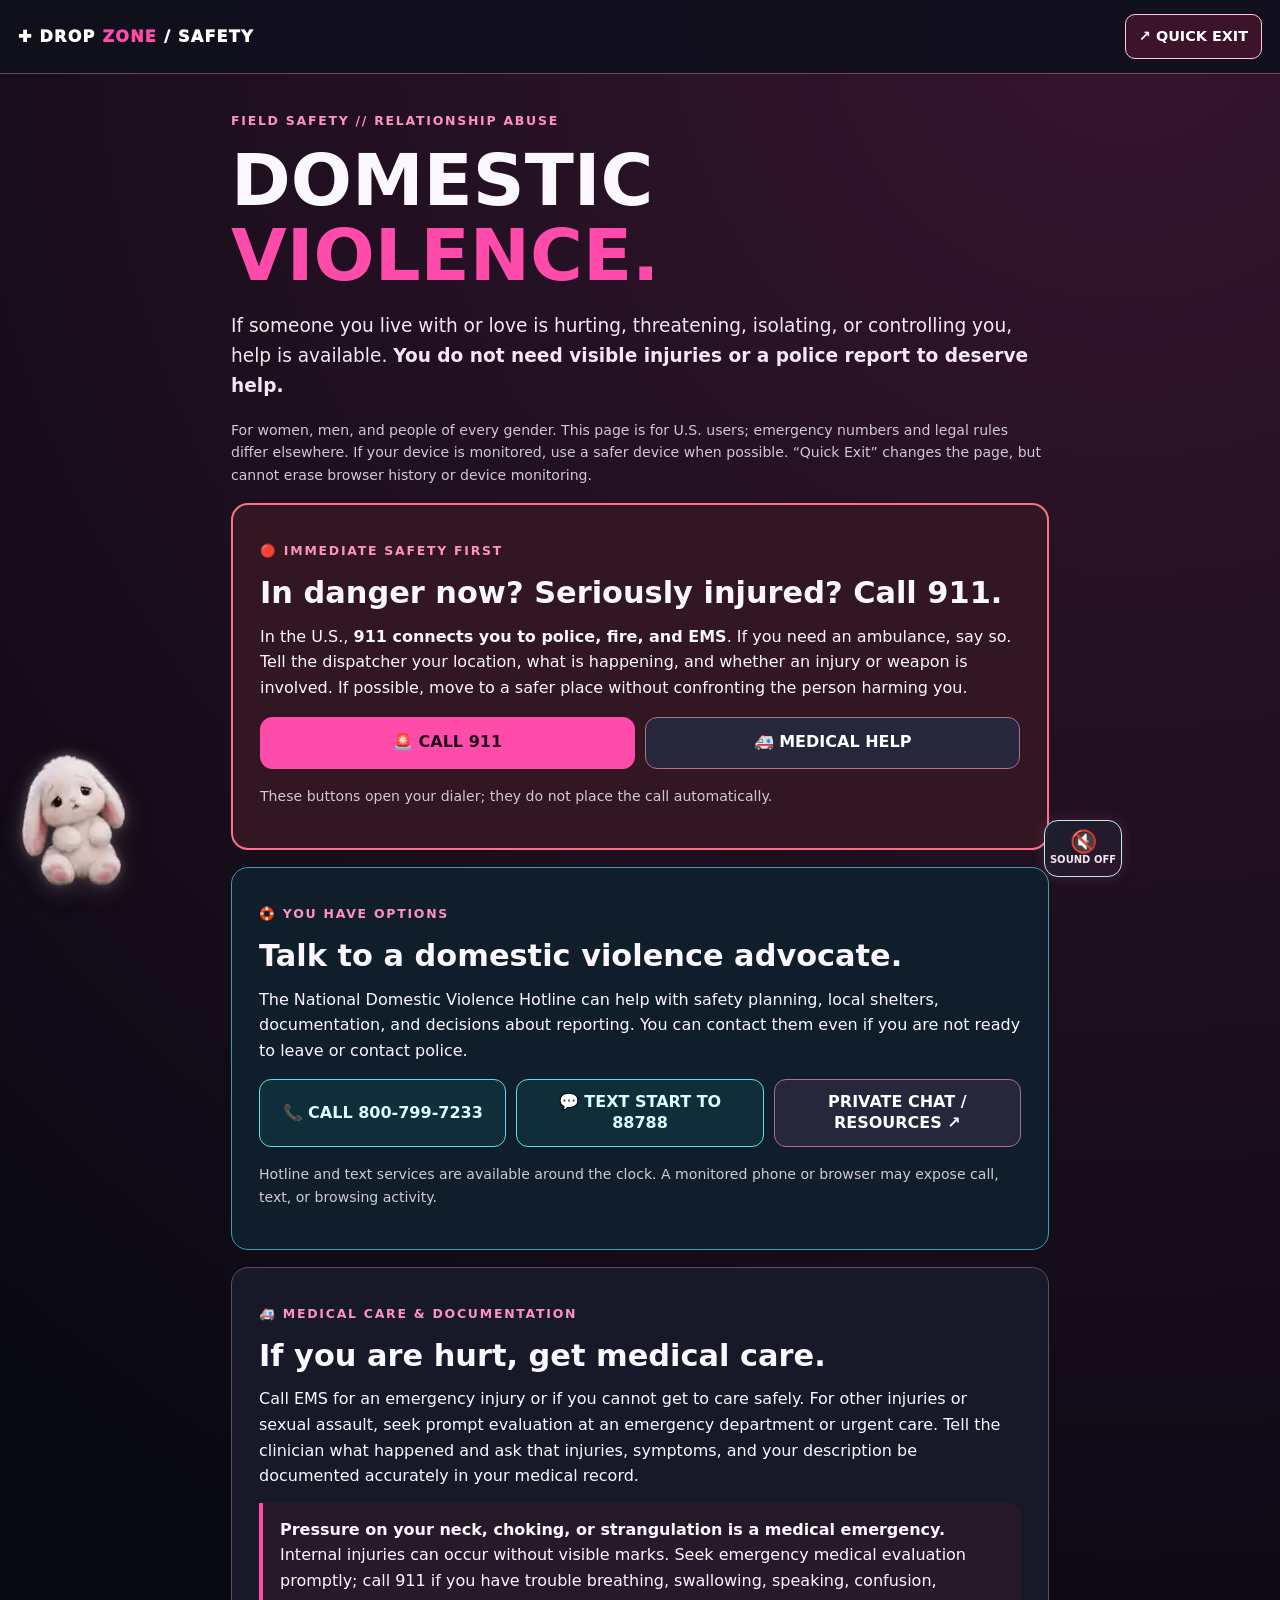
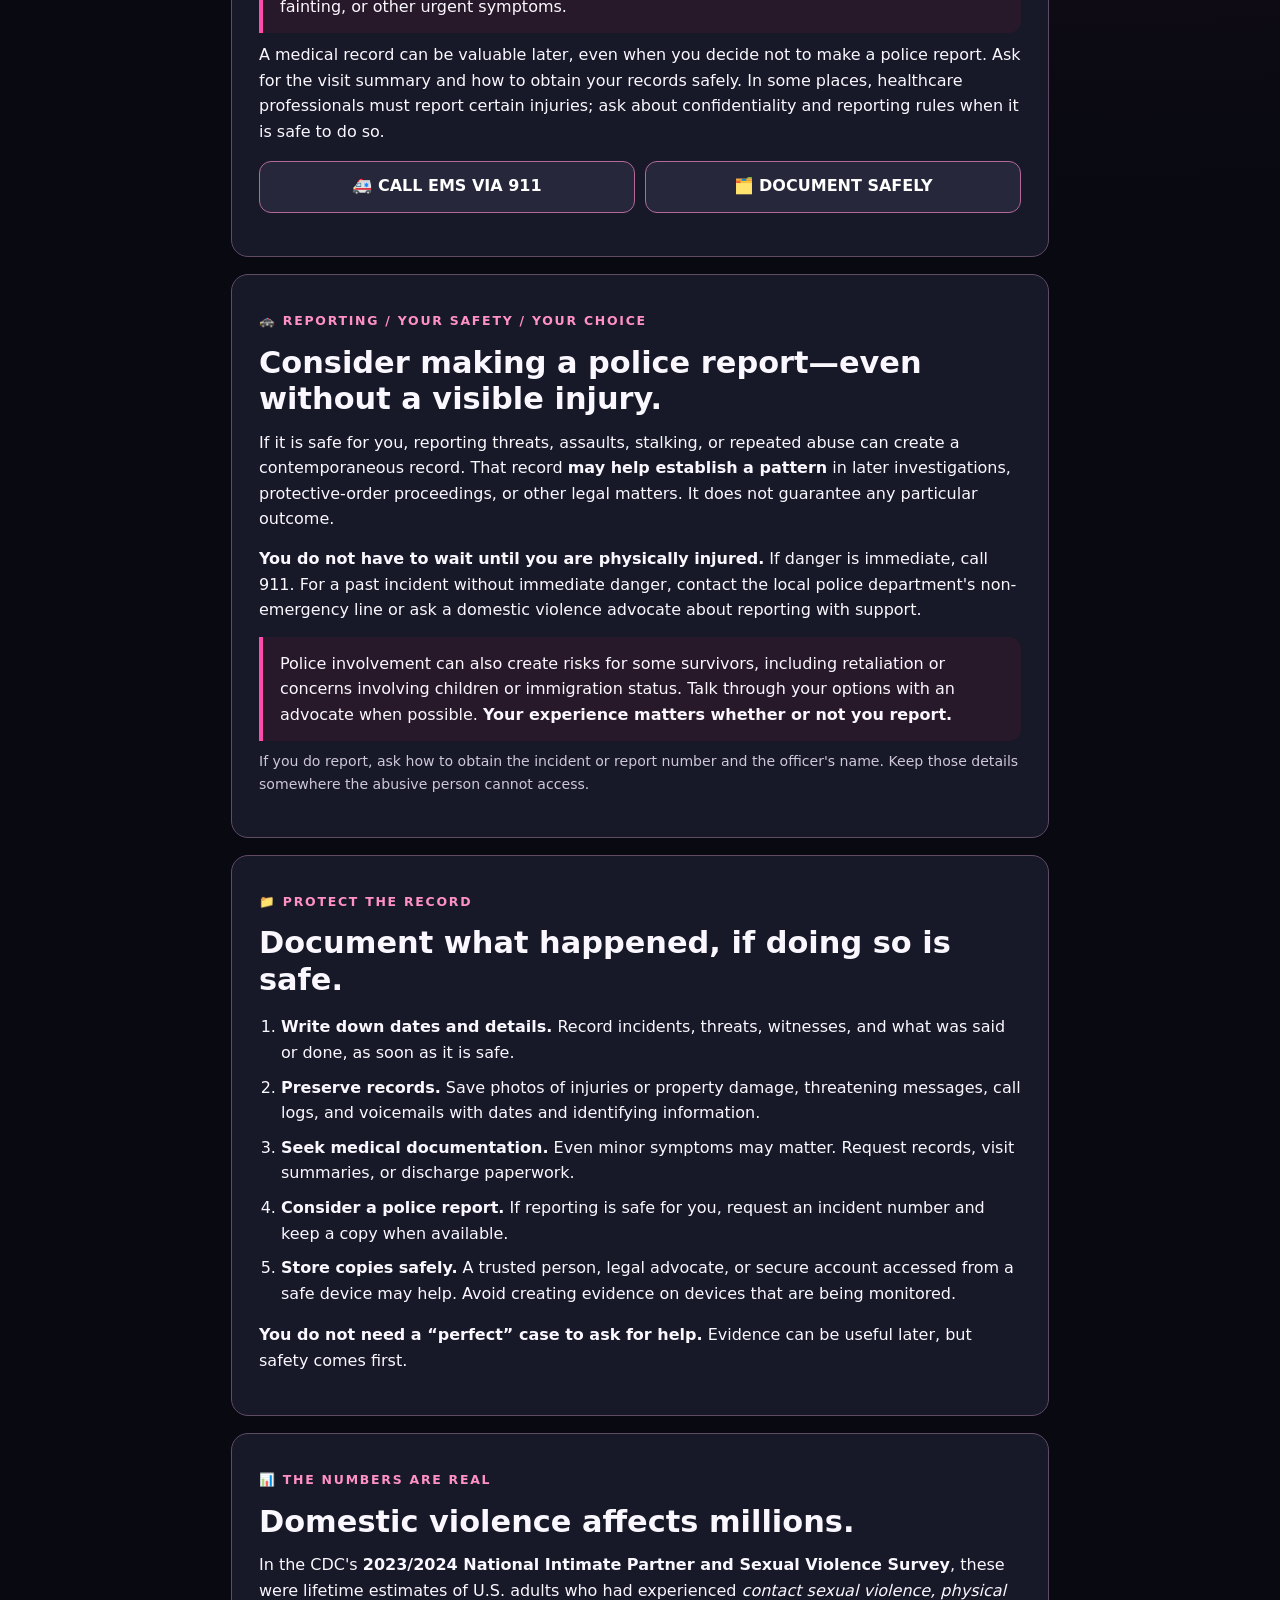
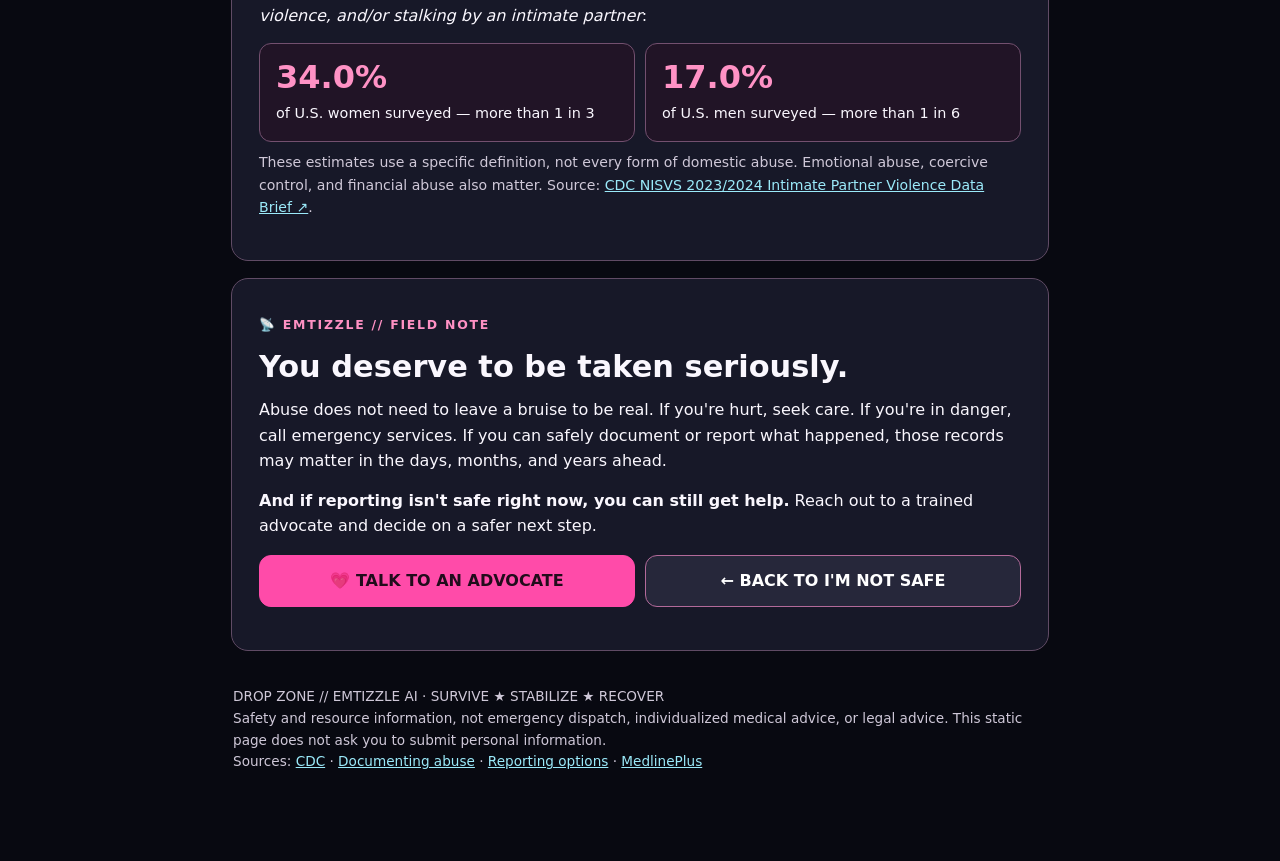
<file: domestic-violence.html>
<!doctype html>
<html lang="en">
<head>
<meta charset="utf-8">
<meta name="viewport" content="width=device-width,initial-scale=1">
<meta name="theme-color" content="#080911">
<meta name="description" content="Domestic violence safety, emergency medical help, documentation, and options for reporting and getting support. Drop Zone by EMTizzle AI.">
<link rel="canonical" href="https://emtizzleai.github.io/drop-zone/domestic-violence.html">
<title>Domestic Violence — I'm Not Safe | DROP ZONE</title>
<style>
:root{color-scheme:dark;--bg:#080911;--panel:#171828;--pink:#ff4ba9;--cyan:#6deafa;--text:#faf7fe;--muted:#cfc8d8}
*{box-sizing:border-box}
html{scroll-behavior:smooth}
body{margin:0;background:radial-gradient(circle at 88% 0%,#35152e 0,transparent 43%),var(--bg);color:var(--text);font:16px/1.6 system-ui,-apple-system,"Segoe UI",sans-serif}
header{display:flex;align-items:center;justify-content:space-between;gap:12px;padding:14px 18px;background:#10101de8;border-bottom:1px solid #6e475d;position:sticky;top:0;z-index:5}
a{color:#9beafa}
a:focus-visible,button:focus-visible{outline:3px solid #ffe193;outline-offset:3px}
.brand{font-weight:950;letter-spacing:.08em;text-decoration:none;color:white;white-space:nowrap}
.brand span{color:var(--pink)}
.exit{border:1px solid #ffc8d7;background:#3c1329;color:white;padding:10px 13px;text-decoration:none;border-radius:10px;font-weight:900;font-size:.9rem}
main{max-width:850px;margin:auto;padding:24px 16px 70px}
.tag{font-size:.78rem;font-weight:900;letter-spacing:.14em;color:#ff91c4}
h1{font-size:clamp(2.5rem,8vw,4.5rem);line-height:1.04;margin:10px 0}
h2{font-size:clamp(1.4rem,5vw,1.9rem);line-height:1.2;margin:0 0 12px}
h3{font-size:1.1rem;margin:14px 0 4px}
.lead{font-size:1.16rem;max-width:72ch;color:#f4e7f2}
.card{background:var(--panel);border:1px solid #604b65;border-radius:17px;margin:17px 0;padding:clamp(17px,4vw,27px)}
.card.danger{background:#321622;border:2px solid #ff7087}
.card.support{border-color:#409ead;background:#101e2b}
.card p{margin:9px 0 14px}
.actions{display:grid;grid-template-columns:repeat(auto-fit,minmax(205px,1fr));gap:10px;margin:16px 0}
.action{display:flex;align-items:center;justify-content:center;min-height:52px;padding:12px 16px;text-align:center;text-decoration:none;color:white;background:#26273a;border:1px solid #b36a9a;border-radius:12px;font-weight:850;line-height:1.3}
.action.primary{background:var(--pink);border-color:var(--pink);color:#210c1b}
.action.cyan{border-color:#61dce8;background:#102e39;color:#dcfcff}
.action:hover,.exit:hover{filter:brightness(1.14)}
.note{font-size:.88rem;color:var(--muted)}
.callout{border-left:4px solid var(--pink);background:#28192a;padding:14px 17px;border-radius:0 12px 12px 0}
.stat-grid{display:grid;grid-template-columns:1fr 1fr;gap:10px;margin-top:14px}
.stat{border:1px solid #73506f;border-radius:12px;background:#211426;padding:16px}
.stat strong{display:block;color:#ff92c5;font-size:2rem;line-height:1.1}
.stat span{display:block;font-size:.9rem;margin-top:7px}
ul,ol{padding-left:22px}
li{margin:9px 0}
section:target{scroll-margin-top:80px}
footer{font-size:.85rem;color:var(--muted);padding:18px 2px}
@media(max-width:560px){header{padding:12px}.brand{font-size:.9rem}.stat-grid{grid-template-columns:1fr}.exit{font-size:.8rem}.actions{grid-template-columns:1fr}}
@media(prefers-reduced-motion:reduce){html{scroll-behavior:auto}}
</style>
<link rel="stylesheet" href="no-drama-llama.css?v=comfort-bunny-20261116">
</head>
<body>
<button id="llamaChimeToggle" class="llama-chime-toggle" type="button" aria-pressed="false" aria-label="Enable an optional gentle wind chime. Sound is off by default." title="Quiet by default. Tap to enable a soft chime."><span class="llama-sound-icon" aria-hidden="true">🔇</span><span class="llama-sound-caption">SOUND OFF</span></button>
<button id="llamaRoamer" class="llama-roamer" type="button" aria-controls="noDramaLlama" aria-expanded="false" aria-label="Open the Comfort Bunny 14-fact safety quest. Sound is off by default." title="Tap the gentle bunny to open Comfort Quest. Sound is off by default."><img src="comfort-bunny.webp?v=20261116" width="110" height="146" alt="" aria-hidden="true" decoding="async"></button>
<header>
<a class="brand" href="safety.html">✚ DROP <span>ZONE</span> / SAFETY</a>
<a class="exit" href="https://www.weather.gov/" rel="noreferrer" id="quickExit" aria-label="Quick exit this page to the National Weather Service website">↗ QUICK EXIT</a>
</header>
<main>
<p class="tag">FIELD SAFETY // RELATIONSHIP ABUSE</p>
<h1>DOMESTIC <span style="color:var(--pink)">VIOLENCE.</span></h1>
<p class="lead">If someone you live with or love is hurting, threatening, isolating, or controlling you, help is available. <strong>You do not need visible injuries or a police report to deserve help.</strong></p>
<p class="note">For women, men, and people of every gender. This page is for U.S. users; emergency numbers and legal rules differ elsewhere. If your device is monitored, use a safer device when possible. “Quick Exit” changes the page, but cannot erase browser history or device monitoring.</p>

<section class="card danger" id="emergency" aria-labelledby="emergencyTitle">
<p class="tag">🔴 IMMEDIATE SAFETY FIRST</p>
<h2 id="emergencyTitle">In danger now? Seriously injured? Call 911.</h2>
<p>In the U.S., <strong>911 connects you to police, fire, and EMS</strong>. If you need an ambulance, say so. Tell the dispatcher your location, what is happening, and whether an injury or weapon is involved. If possible, move to a safer place without confronting the person harming you.</p>
<div class="actions"><a class="action primary" href="tel:911">🚨 CALL 911</a><a class="action" href="#medical">🚑 MEDICAL HELP</a></div>
<p class="note">These buttons open your dialer; they do not place the call automatically.</p>
</section>

<section class="card support" id="help">
<p class="tag">🛟 YOU HAVE OPTIONS</p>
<h2>Talk to a domestic violence advocate.</h2>
<p>The National Domestic Violence Hotline can help with safety planning, local shelters, documentation, and decisions about reporting. You can contact them even if you are not ready to leave or contact police.</p>
<div class="actions">
<a class="action cyan" href="tel:18007997233">📞 CALL 800-799-7233</a>
<a class="action cyan" href="sms:88788">💬 TEXT START TO 88788</a>
<a class="action" href="https://www.thehotline.org/get-help/" target="_blank" rel="noopener noreferrer">PRIVATE CHAT / RESOURCES ↗</a>
</div>
<p class="note">Hotline and text services are available around the clock. A monitored phone or browser may expose call, text, or browsing activity.</p>
</section>

<section class="card llama-game" id="noDramaLlama" aria-labelledby="llamaTitle" hidden>
  <div class="llama-game-top">
    <div>
      <p class="llama-game-kicker">🐰 OPTIONAL COMPANION // GENTLE SAFETY INTEL</p>
      <h2 id="llamaTitle" tabindex="-1">BUNNY'S<br>COMFORT QUEST.</h2>
    </div>
    <button type="button" id="llamaClose" class="llama-close" aria-label="Close Comfort Quest and return to the safety page" title="Close comfort quest">×</button>
  </div>
  <div class="llama-sound-row">
    <button id="llamaChimeInside" type="button" class="llama-chime-inside" aria-pressed="false" aria-label="Turn on happy wind chime sound">🔇 MAGIC CHIME OFF</button>
    <button id="llamaReplayChime" type="button" class="llama-replay-chime" aria-label="Play the happy wind-chime melody again" hidden>✨ REPLAY CHIME</button>
    <small id="llamaSoundHint">For safety, this page is quiet unless you enable sound. Opening Comfort Quest and learning a fact can then play gentle chimes.</small>
  </div>
  <p class="llama-subtitle"><strong>14 safety facts · 14 protective charms · 0 judgment.</strong> Abuse is serious. This little bunny is here to offer a moment of comfort while you learn, not to minimize what anyone is facing. No quizzes, no wrong answers, and no help locked behind rewards.</p>
  <div class="llama-speech">
    <img src="comfort-bunny.webp?v=20261116" width="80" height="106" alt="" aria-hidden="true" decoding="async">
    <p class="llama-say" id="llamaSay">I'm here with gentle facts and tiny protective charms. Want one? Your safety and choices come first. 🩷</p>
  </div>
  <div class="llama-dashboard" aria-label="Comfort Quest progress">
    <div class="llama-stat"><span>COMFORT XP</span><strong id="llamaXP">0 XP</strong></div>
    <div class="llama-stat"><span>FACTS LEARNED</span><strong id="llamaCounter">0 / 14</strong></div>
    <div class="llama-stat"><span>COMFORT RANK</span><strong id="llamaRank">FLUFF SCOUT</strong></div>
  </div>
  <div class="llama-progress" id="llamaProgress" role="progressbar" aria-label="Comfort Quest facts learned" aria-valuemin="0" aria-valuemax="14" aria-valuenow="0"><div id="llamaProgressBar" class="llama-progress-bar"></div></div>
  <div class="llama-game-actions">
    <button id="llamaAsk" type="button" class="llama-ask" aria-controls="llamaFact">🛡️ LEARN A FACT + COLLECT CHARM →</button>
    <button id="llamaBag" type="button" class="llama-bag" aria-controls="llamaKit" aria-label="Open Comfort Kit, 0 of 14 virtual charms unlocked"><span aria-hidden="true">🎒</span> COMFORT KIT <strong id="llamaBagCount">0</strong></button>
  </div>
  <div id="llamaFact" class="llama-fact" role="status" aria-live="polite" aria-atomic="true" hidden></div>
  <div id="llamaKit" class="llama-kit" tabindex="-1">
    <h3>🧸 YOUR PROTECTIVE CHARMS // VIRTUAL COMFORT KIT</h3>
    <p class="llama-kit-note">Collect shields, amulets, tiny teddy bears, blankets, keys, and more. Tap any unlocked charm to review the fact and replay its animation.</p>
    <div id="llamaCharms" class="llama-charms" aria-label="Fourteen virtual protective charms"></div>
  </div>
  <p class="llama-privacy"><strong>Nothing to earn to deserve help.</strong> This game does not ask about your experiences, collect or save which topics you open, request your location, or play audio unless you explicitly enable the optional magical entrance and knowledge-card victory chimes. Your learning progress resets when this page reloads. This is education, not personalized safety planning or legal/medical advice. The hotline and emergency options above remain available regardless of the game. If your device might be monitored, use a safer device when possible. <strong>Quick Exit does not erase history.</strong></p>
</section>

<section class="card" id="medical">
<p class="tag">🚑 MEDICAL CARE &amp; DOCUMENTATION</p>
<h2>If you are hurt, get medical care.</h2>
<p>Call EMS for an emergency injury or if you cannot get to care safely. For other injuries or sexual assault, seek prompt evaluation at an emergency department or urgent care. Tell the clinician what happened and ask that injuries, symptoms, and your description be documented accurately in your medical record.</p>
<div class="callout"><strong>Pressure on your neck, choking, or strangulation is a medical emergency.</strong> Internal injuries can occur without visible marks. Seek emergency medical evaluation promptly; call 911 if you have trouble breathing, swallowing, speaking, confusion, fainting, or other urgent symptoms.</div>
<p>A medical record can be valuable later, even when you decide not to make a police report. Ask for the visit summary and how to obtain your records safely. In some places, healthcare professionals must report certain injuries; ask about confidentiality and reporting rules when it is safe to do so.</p>
<div class="actions"><a class="action" href="tel:911">🚑 CALL EMS VIA 911</a><a class="action" href="#document">🗂️ DOCUMENT SAFELY</a></div>
</section>

<section class="card" id="police">
<p class="tag">🚓 REPORTING / YOUR SAFETY / YOUR CHOICE</p>
<h2>Consider making a police report—even without a visible injury.</h2>
<p>If it is safe for you, reporting threats, assaults, stalking, or repeated abuse can create a contemporaneous record. That record <strong>may help establish a pattern</strong> in later investigations, protective-order proceedings, or other legal matters. It does not guarantee any particular outcome.</p>
<p><strong>You do not have to wait until you are physically injured.</strong> If danger is immediate, call 911. For a past incident without immediate danger, contact the local police department's non-emergency line or ask a domestic violence advocate about reporting with support.</p>
<div class="callout">Police involvement can also create risks for some survivors, including retaliation or concerns involving children or immigration status. Talk through your options with an advocate when possible. <strong>Your experience matters whether or not you report.</strong></div>
<p class="note">If you do report, ask how to obtain the incident or report number and the officer's name. Keep those details somewhere the abusive person cannot access.</p>
</section>

<section class="card" id="document">
<p class="tag">📁 PROTECT THE RECORD</p>
<h2>Document what happened, if doing so is safe.</h2>
<ol>
<li><strong>Write down dates and details.</strong> Record incidents, threats, witnesses, and what was said or done, as soon as it is safe.</li>
<li><strong>Preserve records.</strong> Save photos of injuries or property damage, threatening messages, call logs, and voicemails with dates and identifying information.</li>
<li><strong>Seek medical documentation.</strong> Even minor symptoms may matter. Request records, visit summaries, or discharge paperwork.</li>
<li><strong>Consider a police report.</strong> If reporting is safe for you, request an incident number and keep a copy when available.</li>
<li><strong>Store copies safely.</strong> A trusted person, legal advocate, or secure account accessed from a safe device may help. Avoid creating evidence on devices that are being monitored.</li>
</ol>
<p><strong>You do not need a “perfect” case to ask for help.</strong> Evidence can be useful later, but safety comes first.</p>
</section>

<section class="card" id="numbers">
<p class="tag">📊 THE NUMBERS ARE REAL</p>
<h2>Domestic violence affects millions.</h2>
<p>In the CDC's <strong>2023/2024 National Intimate Partner and Sexual Violence Survey</strong>, these were lifetime estimates of U.S. adults who had experienced <em>contact sexual violence, physical violence, and/or stalking by an intimate partner</em>:</p>
<div class="stat-grid">
<div class="stat"><strong>34.0%</strong><span>of U.S. women surveyed — more than 1 in 3</span></div>
<div class="stat"><strong>17.0%</strong><span>of U.S. men surveyed — more than 1 in 6</span></div>
</div>
<p class="note">These estimates use a specific definition, not every form of domestic abuse. Emotional abuse, coercive control, and financial abuse also matter. Source: <a href="https://www.cdc.gov/nisvs/media/pdfs/intimatepartnerviolence-brief.pdf" target="_blank" rel="noopener noreferrer">CDC NISVS 2023/2024 Intimate Partner Violence Data Brief ↗</a>.</p>
</section>

<section class="card">
<p class="tag">📡 EMTIZZLE // FIELD NOTE</p>
<h2>You deserve to be taken seriously.</h2>
<p>Abuse does not need to leave a bruise to be real. If you're hurt, seek care. If you're in danger, call emergency services. If you can safely document or report what happened, those records may matter in the days, months, and years ahead.</p>
<p><strong>And if reporting isn't safe right now, you can still get help.</strong> Reach out to a trained advocate and decide on a safer next step.</p>
<div class="actions"><a class="action primary" href="tel:18007997233">💗 TALK TO AN ADVOCATE</a><a class="action" href="safety.html">← BACK TO I'M NOT SAFE</a></div>
</section>
<footer>DROP ZONE // EMTIZZLE AI · SURVIVE ★ STABILIZE ★ RECOVER<br>
Safety and resource information, not emergency dispatch, individualized medical advice, or legal advice. This static page does not ask you to submit personal information.<br>
Sources: <a href="https://www.cdc.gov/intimate-partner-violence/about/" target="_blank" rel="noopener noreferrer">CDC</a> · <a href="https://www.thehotline.org/resources/documenting-abuse/" target="_blank" rel="noopener noreferrer">Documenting abuse</a> · <a href="https://www.thehotline.org/resources/reporting-to-police-options-tips-for-being-prepared/" target="_blank" rel="noopener noreferrer">Reporting options</a> · <a href="https://medlineplus.gov/intimatepartnerviolence.html" target="_blank" rel="noopener noreferrer">MedlinePlus</a>
</footer>
</main>
<div id="llamaLootLayer" class="llama-loot-layer" aria-hidden="true"></div>
<script>
// Fast navigation, not a guarantee of privacy: visited-page history and monitoring may remain.
document.getElementById('quickExit').addEventListener('click',function(e){e.preventDefault();location.replace(this.href)});
</script>
<script src="no-drama-llama.js?v=comfort-bunny-20261116" defer></script>
</body></html>
</file>
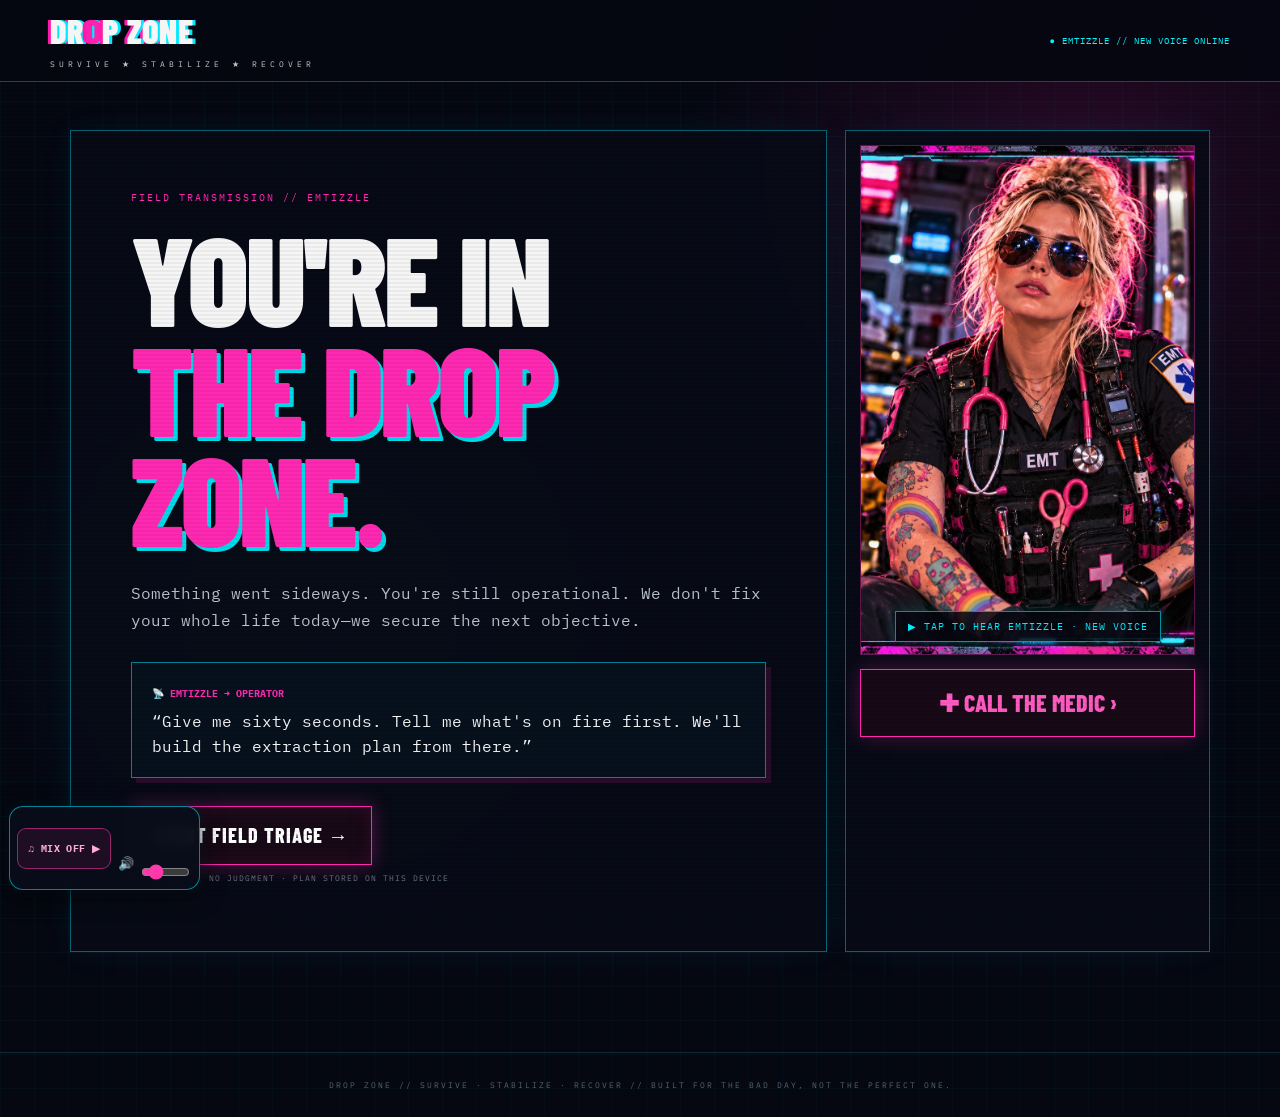
<file: emtizzle-take2.html>
<!doctype html><html lang="en"><head><meta charset="UTF-8"><meta name="viewport" content="width=device-width,initial-scale=1"><meta name="theme-color" content="#050711"><title>DROP ZONE // EMTizzle Take 2 Test</title><link rel="stylesheet" href="style.css"><link rel="stylesheet" href="scene.css"></head><body><header><div class="brand"><b>DR<span>O</span>P ZONE</b><small>SURVIVE ★ STABILIZE ★ RECOVER</small></div><div class="signal">● EMTIZZLE // NEW VOICE ONLINE</div></header><div id="scenePopup" class="scene-popup hidden" role="dialog" aria-modal="true" aria-label="EMTizzle on scene"><div class="scene-static"></div><button class="scene-close" onclick="closeScene()" aria-label="Close">×</button><img src="emtizzle-on-scene.jpg" alt="EMTizzle arrives on scene"><div class="scene-scan"></div></div><main><section id="home"><div class="hero"><div class="console"><p class="tag">FIELD TRANSMISSION // EMTIZZLE</p><h1 class="drop-trigger" onclick="openScene()" title="EMTizzle on scene">YOU'RE IN<br><i>THE DROP ZONE.</i></h1><p class="lead">Something went sideways. You're still operational. We don't fix your whole life today—we secure the next objective.</p><aside><b>📡 EMTIZZLE → OPERATOR</b><p>“Give me sixty seconds. Tell me what's on fire first. We'll build the extraction plan from there.”</p></aside><button class="go" onclick="show('triage')">START FIELD TRIAGE →</button><p class="micro">NO ACCOUNT · NO JUDGMENT · PLAN STORED ON THIS DEVICE</p></div><div class="mediccard"><div class="portrait"><img src="emtizzle-home.jpg" alt="EMTizzle field medic" style="width:100%;height:100%;object-fit:cover;object-position:center;display:block;border-radius:inherit"><button type="button" class="portrait-tap" onclick="emtizzleGreeting()" aria-label="Hear EMTizzle welcome you"><span>▶ TAP TO HEAR EMTIZZLE · NEW VOICE</span></button></div><p id="emtizzleGreetingCaption" class="voice-caption" role="status" aria-live="polite" hidden></p><button onclick="show('triage')">✚ CALL THE MEDIC ›</button></div></div></section><section id="triage" class="hidden"><button class="back" onclick="show('home')">← HOME</button><p class="tag">TRIAGE // WHAT DO YOU NEED RIGHT NOW?</p><h2>PICK THE FIRST FIRE.</h2><div class="priority"><button class="red" onclick="pick('unsafe')">⚠<b>I'M NOT SAFE</b><small>IMMEDIATE HELP</small></button><button class="yellow" onclick="pick('food')">✚<b>I NEED STABILIZATION</b><small>FOOD / MEDS / FUEL</small></button><button class="green" onclick="pick('money')">⌂<b>I WANT RECOVERY</b><small>HOUSING / INCOME</small></button></div><div class="grid"><button onclick="pick('sleep')">🌙<b>SHELTER TONIGHT</b><small>Secure the next 12 hours.</small></button><button onclick="pick('car')">🚗<b>CAR MODE</b><small>Your vehicle is infrastructure.</small></button><button onclick="pick('bike')">🚲<b>BIKE MODE</b><small>Protect mobility and range.</small></button><button onclick="pick('food')">🥫<b>FOOD + ESSENTIALS</b><small>Water, hygiene, charging.</small></button></div></section><section id="status" class="hidden"><button class="back" onclick="show('triage')">← CHANGE SITUATION</button><p class="tag">OPERATOR STATUS // BUILD THE PICTURE</p><h2>WHAT DO WE HAVE?</h2><label>CASH RUNWAY <strong>$<output id="cashOut">0</output></strong><input id="cash" type="range" min="0" max="1000" step="10" value="0" oninput="cashOut.value=value"></label><p class="label">MOBILITY</p><div class="chips"><button onclick="toggle(this)">🚗 CAR</button><button onclick="toggle(this)">🚲 BIKE</button><button onclick="toggle(this)">🚌 TRANSIT</button><button onclick="toggle(this)">🥾 ON FOOT</button></div><p class="label">PROTECT THIS INFRASTRUCTURE</p><div class="chips"><button onclick="toggle(this)">🐾 PETS</button><button onclick="toggle(this)">👶 KIDS</button><button onclick="toggle(this)">💊 MEDICATION</button><button onclick="toggle(this)">📱 PHONE POWER</button></div><button class="manifestlink" onclick="show('manifest');renderGear()">▣ OPEN GEAR MANIFEST →</button><button class="go" onclick="build()">GENERATE MISSIONS →</button></section><section id="manifest" class="hidden"><button class="back" onclick="show('status')">← OPERATOR STATUS</button><p class="tag">GEAR MANIFEST // KNOW WHAT YOU HAVE</p><h2>YOUR STUFF IS INFRASTRUCTURE.</h2><p class="lead">Keep a simple record of what you already have, where it is, and what needs attention. Stored only on this device.</p><div class="gearform"><select id="gearCat"><option>ESSENTIALS</option><option>MOBILITY</option><option>WORK / TECH</option><option>PERSONAL</option></select><input id="gearName" placeholder="ITEM — e.g. laptop, ID, sleeping bag"><select id="gearState"><option>WITH ME</option><option>STORED</option><option>MISSING</option><option>NEED</option></select><input id="gearLoc" placeholder="LOCATION / NOTE — optional"><button onclick="addGear()">+ ADD TO MANIFEST</button></div><div id="gearList"></div><button class="back wide" onclick="show('status')">← BACK TO STATUS</button></section><section id="missions" class="hidden"><div class="missionhead"><div><p class="tag">LIVE FIELD PLAN // OPERATOR ACTIVE</p><h2>STABILIZE THE ZONE.</h2></div><button class="callmedic" onclick="medic()">✚ CALL THE MEDIC ›</button></div><div class="statusbar"><div><small>OPERATOR STATUS</small><b id="state">CRISIS → STABILIZING</b></div><div><small>CASH RUNWAY</small><b id="cashStat">$0</b></div><div><small>SIGNAL</small><b>LIVE ●</b></div></div><aside id="tx"><b>📡 EMTIZZLE → OPERATOR</b><p>First mission only. Finish it. Then we move.</p></aside><div id="list"></div><blockquote><span>FIELD NOTE // SOMEONE MADE IT OUT</span><p>“I only needed a safe plan for Tuesday. Once Tuesday stopped being an emergency, I could work on Wednesday.”</p><b>— ANONYMOUS OPERATOR</b></blockquote><button class="back wide" onclick="show('triage')">SITUATION CHANGED? RE-TRIAGE</button></section></main><footer>DROP ZONE // SURVIVE · STABILIZE · RECOVER // BUILT FOR THE BAD DAY, NOT THE PERFECT ONE.</footer><script src="app.js?v=voice-take3-20261018"></script><script src="soundtrack.js?v=dropzone-radio-20261114" defer></script></body></html>
</file>
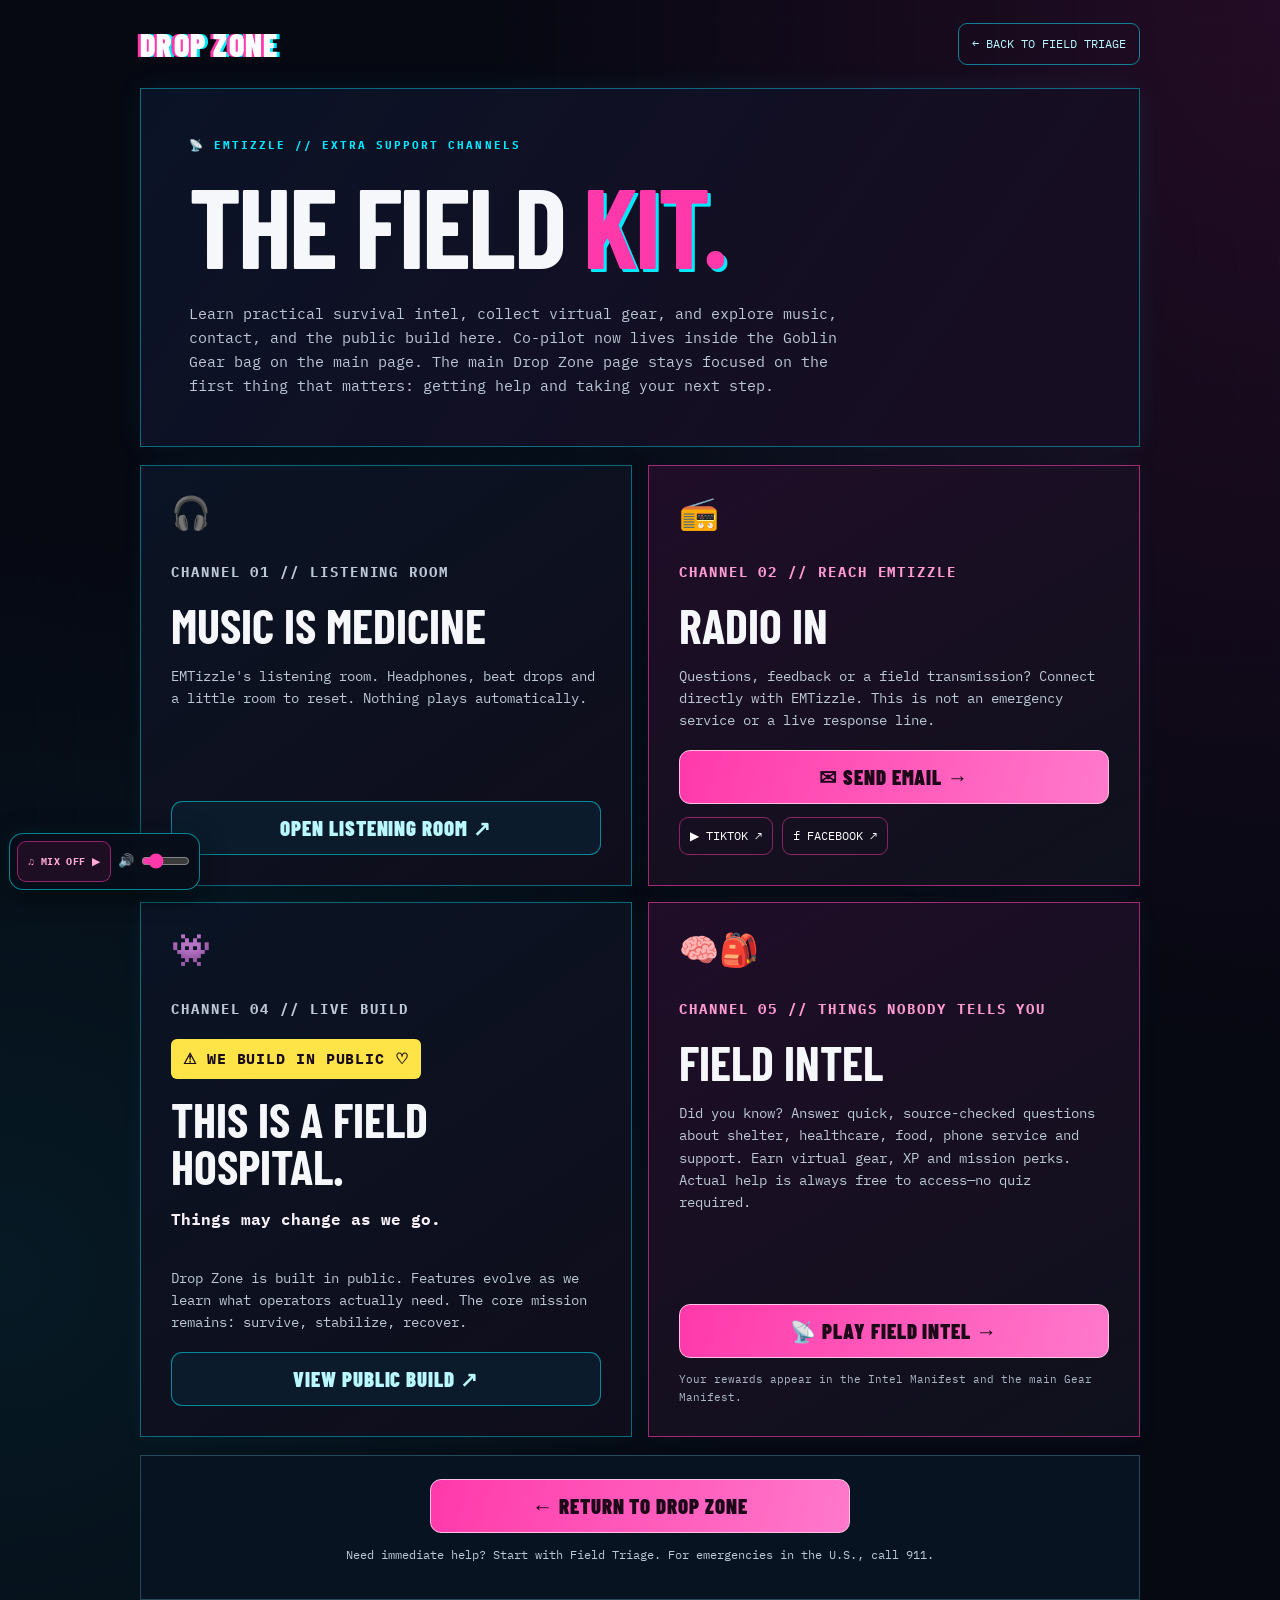
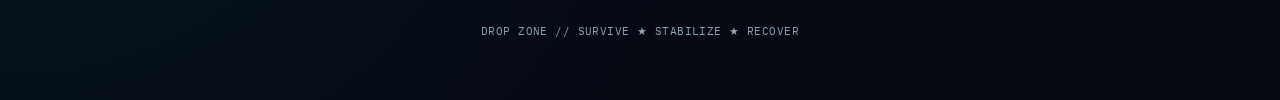
<file: features.html>
<!doctype html>
<html lang="en">
<head>
<meta charset="utf-8">
<meta name="viewport" content="width=device-width,initial-scale=1">
<meta name="theme-color" content="#060812">
<meta name="description" content="Explore the Drop Zone field kit: Field Intel quizzes and rewards, Music Is Medicine, Radio In, and the public build. Co-pilot is now inside Goblin Gear on the Drop Zone home page.">
<link rel="canonical" href="https://emtizzleai.github.io/drop-zone/features.html">
<title>FEATURES // THE FIELD KIT — DROP ZONE</title>
<link rel="preconnect" href="https://fonts.googleapis.com">
<link rel="preconnect" href="https://fonts.gstatic.com" crossorigin>
<link href="https://fonts.googleapis.com/css2?family=Barlow+Condensed:wght@700;800;900&family=IBM+Plex+Mono:wght@400;600;700&display=swap" rel="stylesheet">
<style>
:root{color-scheme:dark;--pink:#ff39aa;--cyan:#00eaff;--bg:#060812;--line:#194354;--white:#f6f7fb;--muted:#bcc8d5}
*{box-sizing:border-box}body{margin:0;background:radial-gradient(ellipse at 100% 0%,#ff28b21e,transparent 44%),radial-gradient(ellipse at 0% 75%,#00eaff14,transparent 42%),var(--bg);color:var(--white);font:15px/1.6 'IBM Plex Mono',monospace}
body:before{content:"";position:fixed;inset:0;z-index:-1;pointer-events:none;background:repeating-linear-gradient(0deg,transparent 0 39px,#00eaff07 40px),repeating-linear-gradient(90deg,transparent 0 39px,#00eaff07 40px)}
.wrap{width:min(100% - 32px,1000px);margin:0 auto;padding-bottom:60px}
.top{display:flex;align-items:center;justify-content:space-between;gap:12px;flex-wrap:wrap;padding:23px 0}
.brand{text-decoration:none;color:#fff;font:900 clamp(1.5rem,5vw,2rem)/1 'Barlow Condensed',Impact,sans-serif;text-shadow:-3px 0 var(--pink),3px 0 var(--cyan);letter-spacing:.04em}
.back{border:1px solid #00eaff88;border-radius:9px;padding:10px 13px;color:#b9f8ff;text-decoration:none;font-size:.78rem}
a:focus-visible{outline:3px solid #d6ff9b;outline-offset:4px}
.intro{position:relative;border:1px solid #00eaff6b;background:linear-gradient(125deg,#0a1326,#170d22 85%);padding:clamp(22px,6vw,48px);box-shadow:0 0 28px #00eaff12;margin-bottom:18px}
.eyebrow{margin:0 0 15px;color:var(--cyan);font-size:.7rem;font-weight:700;letter-spacing:.18em}
h1,h2{margin:0;font-family:'Barlow Condensed',Impact,sans-serif;text-transform:uppercase;line-height:.98}
h1{font-size:clamp(3.8rem,11vw,7rem);letter-spacing:-.025em}
h1 span{color:var(--pink);text-shadow:3px 3px var(--cyan)}
.intro p:last-child{max-width:680px;margin:22px 0 0;color:var(--muted)}
.grid{display:grid;grid-template-columns:repeat(2,minmax(0,1fr));gap:16px}
.card{display:flex;flex-direction:column;min-width:0;padding:clamp(20px,4vw,30px);border:1px solid #00eaff69;background:linear-gradient(145deg,#0a1424,#100d1b);box-shadow:0 0 20px #00eaff0e}
.card.pink{border-color:#ff39aa99;background:linear-gradient(150deg,#200d28,#0e111b)}
.icon{font-size:2rem;line-height:1;margin-bottom:17px}
.kicker{margin:0 0 9px;font-size:.65rem;letter-spacing:.14em;font-weight:700;color:var(--cyan)}
.card.pink .kicker{color:#ff9bd2}
h2{font-size:clamp(2.2rem,6vw,3rem)}
.card p{color:var(--muted);font-size:.86rem;margin:16px 0 19px}
.action{margin-top:auto;display:inline-flex;align-items:center;justify-content:center;min-height:54px;padding:11px 15px;border:1px solid #ffc2e6;border-radius:11px;background:linear-gradient(105deg,#ff39aa,#ff79cb);color:#1c0818;text-align:center;text-decoration:none;font:900 1.3rem/1.15 'Barlow Condensed',Impact,sans-serif;letter-spacing:.045em;text-transform:uppercase}
.action.secondary{background:#0b1b2c;color:#baf8ff;border-color:#00eaff88}
.actions{display:flex;gap:9px;flex-wrap:wrap;margin-top:auto}
.actions a{border:1px solid #ff39aa80;padding:9px 10px;border-radius:9px;text-decoration:none;color:white;font-size:.73rem}
.actions a:hover,.back:hover{background:#23132c}
.note{margin:13px 0 0!important;color:#aab6c5!important;font-size:.68rem!important}
.warning{background:#ffe447;color:#180c19;padding:8px 12px;border-radius:6px;font-weight:900;letter-spacing:.06em;display:inline-block;margin:0 0 17px}
.build-copy{font-size:1rem!important;color:#f6eff6!important;font-weight:700}
.tail{margin-top:18px;text-align:center;padding:23px 15px;border:1px solid #244957;background:#071320}
.tail .action{width:min(100%,420px)}
.tail p{font-size:.75rem;color:var(--muted)}
footer{text-align:center;color:#8fa5b4;font-size:.67rem;margin-top:23px;letter-spacing:.04em}
@media(max-width:680px){.grid{grid-template-columns:1fr}.top{padding:19px 0}.intro{padding:26px 20px}.card{padding:24px 20px}}
@media(prefers-reduced-motion:reduce){*{scroll-behavior:auto!important}}
</style>
</head>
<body>
<div class="wrap">
<header class="top"><a class="brand" href="index.html" aria-label="Return to Drop Zone home">DROP ZONE</a><a class="back" href="index.html">← BACK TO FIELD TRIAGE</a></header>
<main>
<section class="intro" aria-labelledby="features-title">
<p class="eyebrow">📡 EMTIZZLE // EXTRA SUPPORT CHANNELS</p>
<h1 id="features-title">THE FIELD <span>KIT.</span></h1>
<p>Learn practical survival intel, collect virtual gear, and explore music, contact, and the public build here. Co-pilot now lives inside the Goblin Gear bag on the main page. The main Drop Zone page stays focused on the first thing that matters: getting help and taking your next step.</p>
</section>
<div class="grid">
<section class="card" aria-labelledby="music-title">
<span class="icon" aria-hidden="true">🎧</span>
<p class="kicker">CHANNEL 01 // LISTENING ROOM</p>
<h2 id="music-title">MUSIC IS MEDICINE</h2>
<p>EMTizzle's listening room. Headphones, beat drops and a little room to reset. Nothing plays automatically.</p>
<a class="action secondary" href="music.html">OPEN LISTENING ROOM ↗</a>
</section>
<section class="card pink" aria-labelledby="radio-title">
<span class="icon" aria-hidden="true">📻</span>
<p class="kicker">CHANNEL 02 // REACH EMTIZZLE</p>
<h2 id="radio-title">RADIO IN</h2>
<p>Questions, feedback or a field transmission? Connect directly with EMTizzle. This is not an emergency service or a live response line.</p>
<a class="action" href="mailto:emtizzle@proton.me?subject=DROP%20ZONE%20%2F%2F%20FIELD%20TRANSMISSION">✉ SEND EMAIL →</a>
<div class="actions" style="margin-top:13px"><a href="https://www.tiktok.com/@emtizzle" target="_blank" rel="noopener noreferrer">▶ TIKTOK ↗</a><a href="https://www.facebook.com/share/1cUGsjaLsc/" target="_blank" rel="noopener noreferrer">f FACEBOOK ↗</a></div>
</section>
<section class="card" aria-labelledby="build-title">
<span class="icon" aria-hidden="true">👾</span>
<p class="kicker">CHANNEL 04 // LIVE BUILD</p>
<div><span class="warning">⚠ WE BUILD IN PUBLIC ♡</span></div>
<h2 id="build-title">THIS IS A FIELD HOSPITAL.</h2>
<p class="build-copy">Things may change as we go.</p>
<p>Drop Zone is built in public. Features evolve as we learn what operators actually need. The core mission remains: survive, stabilize, recover.</p>
<a class="action secondary" href="https://github.com/EMTizzleAI/drop-zone" target="_blank" rel="noopener noreferrer">VIEW PUBLIC BUILD ↗</a>
</section>
<section class="card pink" aria-labelledby="intel-title">
<span class="icon" aria-hidden="true">🧠🎒</span>
<p class="kicker">CHANNEL 05 // THINGS NOBODY TELLS YOU</p>
<h2 id="intel-title">FIELD INTEL</h2>
<p>Did you know? Answer quick, source-checked questions about shelter, healthcare, food, phone service and support. Earn virtual gear, XP and mission perks. Actual help is always free to access—no quiz required.</p>
<a class="action" href="field-intel.html">📡 PLAY FIELD INTEL →</a>
<p class="note">Your rewards appear in the Intel Manifest and the main Gear Manifest.</p>
</section>
</div>
<section class="tail"><a class="action" href="index.html">← RETURN TO DROP ZONE</a><p>Need immediate help? Start with Field Triage. For emergencies in the U.S., call 911.</p></section>
</main>
<footer>DROP ZONE // SURVIVE ★ STABILIZE ★ RECOVER</footer>
</div>
<script src="soundtrack.js?v=dropzone-radio-20261114" defer></script></body>
</html>
</file>
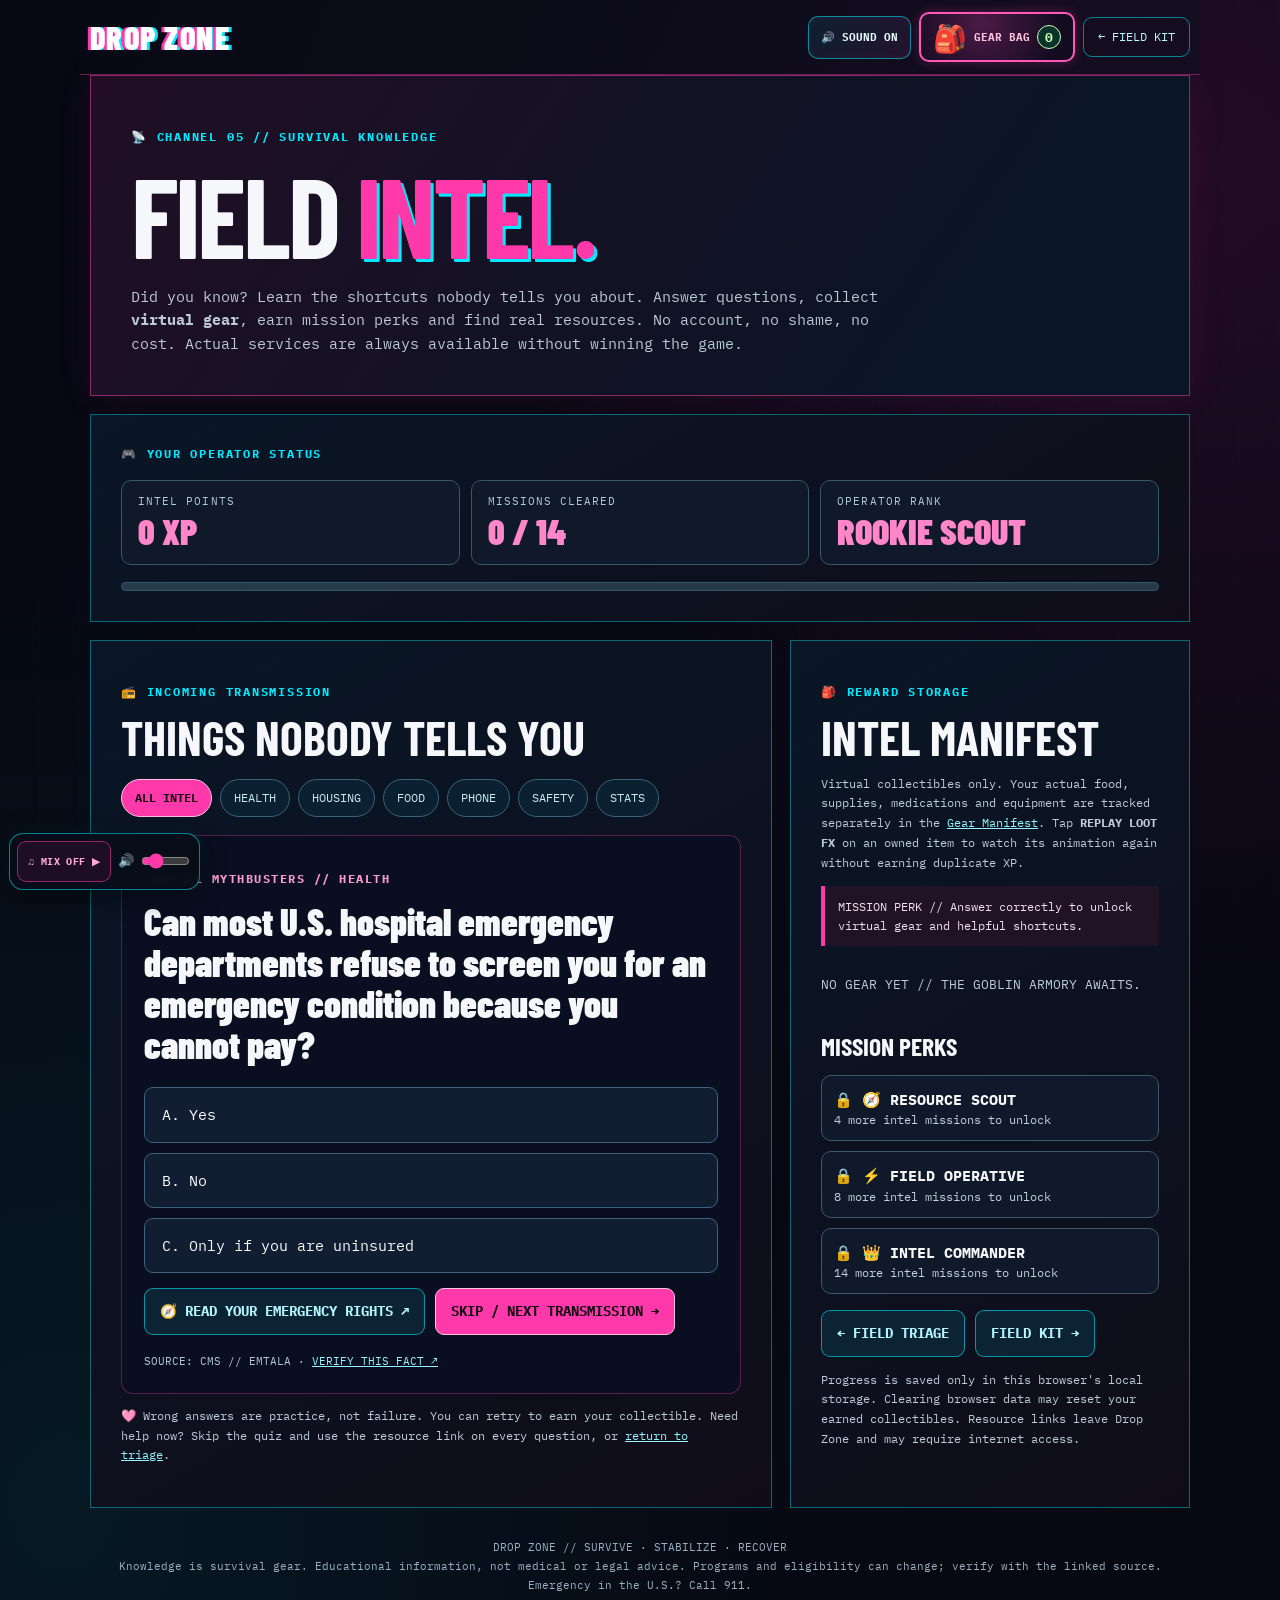
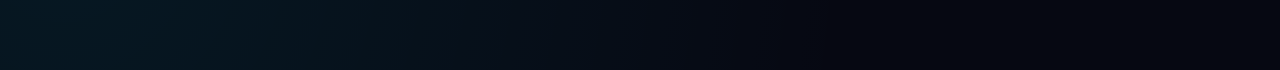
<file: field-intel.html>
<!doctype html>
<html lang="en">
<head>
<meta charset="utf-8">
<meta name="viewport" content="width=device-width,initial-scale=1">
<meta name="theme-color" content="#060812">
<meta name="description" content="Field Intel: learn useful facts about shelter, health care, food, phone service and safety. Earn virtual gear and mission perks in Drop Zone.">
<meta property="og:type" content="website">
<meta property="og:site_name" content="EMTizzle AI // DROP ZONE">
<meta property="og:title" content="FIELD INTEL // Learn. Level Up. Find Help.">
<meta property="og:description" content="Survival trivia with XP, virtual loot, and real links to food, healthcare, shelter and safety resources. Free, no account required.">
<meta property="og:url" content="https://emtizzleai.github.io/drop-zone/field-intel.html">
<meta property="og:image" content="https://emtizzleai.github.io/drop-zone/field-intel-preview.png">
<meta property="og:image:secure_url" content="https://emtizzleai.github.io/drop-zone/field-intel-preview.png">
<meta property="og:image:type" content="image/png">
<meta property="og:image:width" content="1200">
<meta property="og:image:height" content="630">
<meta property="og:image:alt" content="FIELD INTEL by EMTizzle AI: a neon pink and cyan field kit offering trivia, virtual loot and real survival resource links.">
<meta name="twitter:card" content="summary_large_image">
<meta name="twitter:title" content="FIELD INTEL // DROP ZONE">
<meta name="twitter:description" content="Learn what nobody tells you about getting help. Answer survival trivia, earn gear and find real resources.">
<meta name="twitter:image" content="https://emtizzleai.github.io/drop-zone/field-intel-preview.png">
<link rel="canonical" href="https://emtizzleai.github.io/drop-zone/field-intel.html">
<title>FIELD INTEL // DROP ZONE</title>
<link rel="preconnect" href="https://fonts.googleapis.com">
<link rel="preconnect" href="https://fonts.gstatic.com" crossorigin>
<link href="https://fonts.googleapis.com/css2?family=Barlow+Condensed:wght@700;800;900&family=IBM+Plex+Mono:wght@400;600;700&display=swap" rel="stylesheet">
<style>
:root{color-scheme:dark;--bg:#060812;--pink:#ff39aa;--cyan:#00eaff;--line:#315266;--muted:#bdcbd6;--white:#f6f7fb;--lime:#b1ffb2}
*{box-sizing:border-box}body{margin:0;background:radial-gradient(ellipse at 95% 10%,#ff28b21c,transparent 42%),radial-gradient(ellipse at 5% 90%,#00eaff13,transparent 46%),var(--bg);color:var(--white);font:15px/1.55 'IBM Plex Mono',monospace;min-height:100vh}
body:before{content:"";position:fixed;z-index:-1;inset:0;pointer-events:none;background:repeating-linear-gradient(0deg,transparent 0 39px,#00eaff07 40px),repeating-linear-gradient(90deg,transparent 0 39px,#00eaff07 40px)}
a{color:#94f4ff}a:focus-visible,button:focus-visible{outline:3px solid #d1ff80;outline-offset:4px}
button{font:inherit;cursor:pointer}button:disabled{cursor:not-allowed;opacity:.5}
.wrap{width:min(100% - 30px,1100px);margin:auto;padding:0 0 75px}
.top{display:flex;gap:16px;justify-content:space-between;align-items:center;flex-wrap:wrap;padding:22px 0}
.brand{text-decoration:none;color:#fff;font:900 clamp(1.4rem,5vw,2rem)/1 'Barlow Condensed',Impact,sans-serif;letter-spacing:.045em;text-shadow:-3px 0 var(--pink),3px 0 var(--cyan)}
.back{font-size:.76rem;text-decoration:none;color:#b9f9ff;border:1px solid #00eaff88;padding:10px 14px;border-radius:9px}
.hero{border:1px solid #ff39aa85;background:linear-gradient(125deg,#210e25,#0a1525 78%);padding:clamp(20px,5vw,40px);box-shadow:0 0 35px #ff39aa19}
.eyebrow,.kicker{color:var(--cyan);font-weight:700;font-size:.74rem;letter-spacing:.15em;text-transform:uppercase}
h1,h2,h3{font-family:'Barlow Condensed',Impact,sans-serif;line-height:1;text-transform:uppercase;margin:0}
h1{font-size:clamp(3.8rem,11vw,7rem);letter-spacing:-.03em}h1 span{color:var(--pink);text-shadow:3px 3px var(--cyan)}
h2{font-size:clamp(2rem,5vw,3rem)}h3{font-size:1.6rem}
.hero p:last-child{max-width:790px;color:var(--muted);margin-bottom:0}
.panel{border:1px solid #00eaff66;background:linear-gradient(150deg,#091626,#100d19);padding:clamp(18px,4vw,30px);margin-top:18px;min-width:0}
.hud{display:grid;grid-template-columns:repeat(3,minmax(0,1fr));gap:11px;margin:17px 0}
.hud article{background:#10192a;border:1px solid #36576c;border-radius:10px;padding:12px 16px;min-width:0}
.hud small{display:block;color:#b2cbd8;font-size:.66rem;letter-spacing:.1em}
.hud strong{font:900 clamp(1.3rem,5vw,2.25rem) 'Barlow Condensed',sans-serif;color:#ff86c9}
.meter{height:9px;border-radius:9px;overflow:hidden;background:#263a49;border:1px solid #30596b}
.meter span{display:block;background:linear-gradient(90deg,var(--pink),var(--cyan));height:100%;width:0;transition:width .3s ease}
.mission-layout{display:grid;grid-template-columns:minmax(0,1.45fr) minmax(260px,.85fr);gap:18px}
.filters{display:flex;gap:8px;flex-wrap:wrap;margin:18px 0}
.filters button{border:1px solid #36647a;background:#0b2030;color:#c9eaf3;padding:9px 13px;border-radius:999px;font-size:.72rem}
.filters button[aria-pressed="true"]{background:#ff39aa;color:#1a0b17;border-color:#ffc0e4;font-weight:700}
.question{background:#090f20;border:1px solid #ff39aa55;border-radius:12px;padding:22px}
.question-tag{font-size:.72rem;font-weight:700;color:#ff9ad0;letter-spacing:.13em;text-transform:uppercase}
.prompt{font:900 clamp(1.6rem,4vw,2.3rem)/1.12 'Barlow Condensed',sans-serif;margin:13px 0 22px;text-transform:none}
.options{display:grid;gap:10px}
.options button{width:100%;text-align:left;border:1px solid #3e6380;border-radius:9px;background:#111d31;color:#f9fbff;padding:15px 17px;min-height:54px}
.options button:not(:disabled):hover{background:#192940;border-color:#ff76c6}
.options button.good{border-color:#a5f5b4;background:#143324}
.options button.bad{border-color:#ff92a6;background:#40202d}
.result{margin:18px 0 0;border:1px solid #6e718e;border-radius:10px;background:#14192a;padding:15px;color:#eef3fa}
.result.success{border-color:#91ffa4;background:#113323;animation:intelWin .42s ease-out}
.result .reward{animation:intelReward .9s ease-out}
@keyframes intelWin{0%{transform:scale(.985);box-shadow:0 0 0 #84ffae00}60%{transform:scale(1.015);box-shadow:0 0 24px #84ffae55}100%{transform:scale(1);box-shadow:0 0 0 #84ffae00}}
@keyframes intelReward{0%{opacity:0;letter-spacing:.05em}100%{opacity:1;letter-spacing:normal}}
.result.retry{border-color:#ffcf7f;background:#302318}
.result h3{font-size:1.55rem;margin-bottom:8px}
.result p{margin:0 0 9px;font-size:.84rem}
.result .reward{color:#baffc7;font-weight:700}
.resources{display:flex;flex-wrap:wrap;gap:10px;margin-top:15px}
.btn{display:inline-flex;align-items:center;justify-content:center;gap:7px;min-height:47px;padding:10px 15px;border:1px solid #ffbfdf;border-radius:9px;background:#ff39aa;color:#180a15;text-decoration:none;font-weight:900;font-size:.85rem;text-align:center}
.btn.secondary{background:#0c2333;color:#b3f5ff;border-color:#00eaff93}
.source{font-size:.7rem;color:#b2c9d3;margin-top:18px}
.source a{overflow-wrap:anywhere}
.inventory{display:grid;gap:10px;margin:16px 0}
.item{display:flex;gap:12px;align-items:start;background:#10192a;border:1px solid #3c566e;border-radius:10px;padding:12px}
.item .emoji{font-size:2rem;line-height:1.2}
.item b{display:block;font-size:.82rem;color:#ffb3df}
.item small{font-size:.72rem;color:#c1d0d9;line-height:1.5;display:block}
.item a{display:inline-block;margin-top:7px;font-size:.72rem}
.empty{font-size:.79rem;color:var(--muted)}
.perk{background:#201326;border-left:4px solid #ff39aa;padding:11px 13px;margin:14px 0;color:#f5ddef;font-size:.77rem}
.note{font-size:.77rem;color:#bdcbd6;line-height:1.6}
.pill{display:inline-block;background:#1c3933;color:#c9ffcd;border:1px solid #6aba9b;border-radius:100px;padding:3px 9px;font-size:.69rem;font-weight:700}
footer{margin:30px auto 0;text-align:center;color:#9db0c0;font-size:.69rem;line-height:1.7}
@media(max-width:780px){.mission-layout{grid-template-columns:1fr}.hud{gap:7px}.hud article{padding:11px 9px}.hero{padding:25px 20px}.panel{padding:18px}}
@media(prefers-reduced-motion:reduce){.meter span{transition:none}.result.success,.result .reward{animation:none}}
</style>
<link rel="stylesheet" href="field-intel-loot.css?v=loot-drop-20261115">
</head>
<body>
<div class="wrap">
<header class="top"><a class="brand" href="index.html">DROP ZONE</a>
<div class="field-header-actions">
  <button id="lootSoundToggle" class="loot-sound-btn" type="button" aria-pressed="true" aria-label="Mute loot sounds" title="Loot chimes on. Tap to mute."><span id="lootSoundIcon" aria-hidden="true">🔊</span><span id="lootSoundLabel" class="loot-sound-label">SOUND ON</span></button>
  <button id="lootBagButton" class="loot-bag-btn" type="button" aria-label="Open Intel Manifest: 0 virtual gear items collected" aria-controls="inventoryPanel" title="View earned virtual gear"><span class="loot-bag-emoji" aria-hidden="true">🎒</span><span class="loot-bag-text">GEAR BAG</span><span id="lootBagCount" class="loot-bag-count">0</span></button>
  <a class="back" href="features.html">← FIELD KIT</a>
</div>
</header>
<main>
<section class="hero">
<p class="eyebrow">📡 CHANNEL 05 // SURVIVAL KNOWLEDGE</p>
<h1>FIELD <span>INTEL.</span></h1>
<p>Did you know? Learn the shortcuts nobody tells you about. Answer questions, collect <strong>virtual gear</strong>, earn mission perks and find real resources. No account, no shame, no cost. Actual services are always available without winning the game.</p>
</section>
<section class="panel" aria-label="Operator progress">
<div class="kicker">🎮 YOUR OPERATOR STATUS</div>
<div class="hud">
<article><small>INTEL POINTS</small><strong id="xp">0 XP</strong></article>
<article><small>MISSIONS CLEARED</small><strong id="cleared">0 / 14</strong></article>
<article><small>OPERATOR RANK</small><strong id="rank">SCOUT</strong></article>
</div>
<div class="meter" role="progressbar" aria-label="Questions completed" aria-valuemin="0" aria-valuemax="14" aria-valuenow="0" id="progress"><span id="progressFill"></span></div>
</section>
<div class="mission-layout">
<section class="panel" aria-labelledby="quiztitle">
<p class="kicker">📻 INCOMING TRANSMISSION</p>
<h2 id="quiztitle">THINGS NOBODY TELLS YOU</h2>
<div class="filters" role="group" aria-label="Choose an intel topic" id="filters"></div>
<div class="question" id="questionPanel">
<p class="question-tag" id="questionTag">FIELD QUIZ</p>
<div class="prompt" id="questionText">Loading transmission…</div>
<div class="options" id="answers"></div>
<div class="result" id="result" role="status" aria-live="polite" hidden></div>
<div class="resources" id="questionActions"></div>
<div class="source" id="questionSource"></div>
</div>
<p class="note">🩷 Wrong answers are practice, not failure. You can retry to earn your collectible. Need help now? Skip the quiz and use the resource link on every question, or <a href="index.html">return to triage</a>.</p>
</section>
<aside id="inventoryPanel" class="panel" aria-labelledby="inventorytitle">
<p class="kicker">🎒 REWARD STORAGE</p>
<h2 id="inventorytitle" tabindex="-1">INTEL MANIFEST</h2>
<p class="note">Virtual collectibles only. Your actual food, supplies, medications and equipment are tracked separately in the <a href="index.html">Gear Manifest</a>. Tap <strong>REPLAY LOOT FX</strong> on an owned item to watch its animation again without earning duplicate XP.</p>
<div class="perk" id="streakPerk" aria-live="polite">MISSION PERK // Answer correctly to unlock gear and useful quick-access links.</div>
<div class="inventory" id="inventory"><p class="empty">NO GEAR YET // THE GOBLIN ARMORY AWAITS.</p></div>
<h3 style="margin-top:26px">MISSION PERKS</h3>
<div id="ranks" class="inventory"></div>
<div class="resources"><a href="index.html" class="btn secondary">← FIELD TRIAGE</a><a href="features.html" class="btn secondary">FIELD KIT →</a></div>
<p class="note">Progress is saved only in this browser's local storage. Clearing browser data may reset your earned collectibles. Resource links leave Drop Zone and may require internet access.</p>
</aside>
</div>
</main>
<footer>DROP ZONE // SURVIVE · STABILIZE · RECOVER<br>Knowledge is survival gear. Educational information, not medical or legal advice. Programs and eligibility can change; verify with the linked source. Emergency in the U.S.? Call 911.</footer>
</div>
<div id="lootDropLayer" class="loot-drop-layer" aria-hidden="true"></div>
<script src="field-intel-loot.js?v=loot-drop-20261115"></script>
<script>
(function(){
'use strict';
const KEY='dropzoneFieldIntelV1';
const Q=[
{id:'emtala',cat:'HEALTH',tag:'MEDICAL MYTHBUSTERS',q:'Can most U.S. hospital emergency departments refuse to screen you for an emergency condition because you cannot pay?',o:['Yes','No','Only if you are uninsured'],a:1,f:'No. Under EMTALA, covered hospital emergency departments must offer an appropriate medical screening exam regardless of ability to pay. If there is an emergency condition, stabilizing care or an appropriate transfer is required. Care may still be billed.',gear:'🛡️',name:'EMERGENCY RIGHTS SHIELD',perk:'Know-your-rights card',url:'https://www.cms.gov/Priorities/your-patient-rights/emergency-room-rights',link:'READ YOUR EMERGENCY RIGHTS',source:'CMS // EMTALA'},
{id:'clinic',cat:'HEALTH',tag:'CLINIC RECON',q:'Can you visit a federally supported community health center without insurance?',o:['Yes','No','Only in an emergency'],a:0,f:'Yes. Health centers serve insured and uninsured patients. Fees may be adjusted based on ability to pay. Ask the clinic about its sliding-fee program.',gear:'🩺',name:'CLINIC SCOUT SCANNER',perk:'Find nearby affordable care',url:'https://findahealthcenter.hrsa.gov/',link:'FIND A HEALTH CENTER',source:'HRSA // Affordable Health Care'},
{id:'fees',cat:'HEALTH',tag:'BILLING INTEL',q:'A health center’s sliding-fee discount is mainly based on which factors?',o:['Phone brand','Income and family size','How long you waited'],a:1,f:'Sliding-fee programs use income and family size to determine discounts. Ask the health center directly about fees before your visit.',gear:'🧾',name:'SLIDING-FEE DECODER',perk:'Check clinic eligibility details',url:'https://www.hrsa.gov/get-health-care/affordable/eligibility',link:'EXPLORE LOW-COST CARE',source:'HRSA // Eligibility'},
{id:'dental',cat:'HEALTH',tag:'WHOLE-PERSON SUPPORT',q:'Which services may be available through community health centers besides basic medical visits?',o:['Dental and behavioral health care','Only emergency surgery','Only laboratory tests'],a:0,f:'Health centers may provide dental, mental health and substance-use services, along with primary care. Check the particular center for its available services.',gear:'🦷',name:'WHOLE-HEALTH TOOLKIT',perk:'Health center service finder',url:'https://www.hrsa.gov/get-health-care',link:'EXPLORE HEALTH CENTERS',source:'HRSA // Get Health Care'},
{id:'211',cat:'HOUSING',tag:'RESOURCE RADAR',q:'Which three-digit number connects U.S. callers with many local food, housing and other social services?',o:['411','211','611'],a:1,f:'211 connects people to local community assistance where available. If dialing 211 does not work, visit 211.org to find local options.',gear:'📡',name:'211 SIGNAL BEACON',perk:'Shortcut to local support lines',url:'https://www.211.org/',link:'OPEN 211 RESOURCE NETWORK',source:'United Way // 211'},
{id:'hud',cat:'HOUSING',tag:'SHELTER SCOUT',q:'HUD’s Find Shelter tool can help locate which resources?',o:['Only apartments for sale','Shelters, food pantries and health clinics','Only vehicle registration offices'],a:1,f:'HUD Find Shelter lists emergency shelter, food pantry, health clinic and clothing resources by location. Call providers to confirm availability and requirements.',gear:'🏕️',name:'SHELTER RADAR',perk:'Search local shelter and essentials',url:'https://www.hud.gov/findshelter',link:'SEARCH HUD FIND SHELTER',source:'HUD // Find Shelter'},
{id:'pit2025',cat:'STATS',tag:'THE BIG PICTURE // 2025',q:'Roughly how many people were counted as experiencing homelessness in the U.S. on one night in January 2025?',o:['About 75,000','About 746,000','About 7.5 million'],a:1,f:'HUD reported 745,652 people on a single night in January 2025. This point-in-time count is a snapshot, not a total of everyone who experienced homelessness during the year.',gear:'📊',name:'REALITY CHECK RADAR',perk:'Open the 2025 HUD report',url:'https://www.hud.gov/news/hud-no-26-037',link:'READ THE HUD COUNT',source:'HUD // 2025 Point-in-Time Report'},
{id:'pitmeaning',cat:'STATS',tag:'NUMBERS WITH CONTEXT',q:'Does a one-night homelessness count measure everybody who experienced homelessness during the entire year?',o:['Yes, it counts the whole year','No, it is a single-night snapshot','Only people in permanent housing'],a:1,f:'Point-in-time counts estimate sheltered and unsheltered homelessness on one night. They do not measure every person who experiences homelessness throughout a year.',gear:'🔍',name:'DATA LENS',perk:'View HUD methodology and results',url:'https://www.hud.gov/news/hud-no-26-037',link:'EXPLORE THE DATA',source:'HUD // Point-in-Time Count'},
{id:'snap',cat:'FOOD',tag:'BENEFITS NAVIGATION',q:'Where do you normally apply for SNAP food benefits?',o:['Your state or local SNAP office','Any bank branch','At a hospital emergency desk'],a:0,f:'SNAP is administered through states. Rules and application methods vary by state; use the federal guide to find your state or local office.',gear:'🥫',name:'FOOD SUPPLY COMPASS',perk:'Go to the correct application guide',url:'https://www.usa.gov/food-stamps',link:'FIND SNAP APPLICATION HELP',source:'USAGov // SNAP Applications'},
{id:'ebt',cat:'FOOD',tag:'SUPPLY TRACKER',q:'Which is a common way to check an EBT/SNAP balance?',o:['Read a store receipt after a purchase','Ask a random online seller','Call an emergency dispatcher'],a:0,f:'Many stores print your remaining EBT balance on a receipt. Some states also have apps, and your state SNAP office can explain other secure ways to check.',gear:'💳',name:'EBT BALANCE TOOL',perk:'Learn secure balance-check methods',url:'https://www.usa.gov/food-stamps',link:'CHECK EBT GUIDANCE',source:'USAGov // SNAP Balance'},
{id:'lifeline',cat:'PHONE',tag:'SIGNAL RECOVERY',q:'What does the federal Lifeline program help eligible households with?',o:['Discounted phone or internet service','Guaranteed free smartphones for everyone','Unlimited free international travel'],a:0,f:'Lifeline offers eligible households a discount on qualifying phone or internet service. A free device or plan is not guaranteed; check the provider and eligibility rules.',gear:'📱',name:'SIGNAL RESTORER',perk:'Check Lifeline assistance',url:'https://www.usa.gov/help-with-phone-internet-bills',link:'EXPLORE PHONE DISCOUNTS',source:'USAGov // Lifeline'},
{id:'988',cat:'SAFETY',tag:'HUMAN BACKUP',q:'Which number can you call or text in the U.S. for free, 24/7 mental health and emotional crisis support?',o:['988','811','511'],a:0,f:'The 988 Lifeline offers free call, text and chat support around the clock. For immediate physical danger or a medical emergency, call 911 instead.',gear:'💗',name:'HUMAN BACKUP RADIO',perk:'Connect to 988 support options',url:'https://988lifeline.org/get-help/',link:'SEE 988 SUPPORT OPTIONS',source:'988 Lifeline // Get Help'},
{id:'hillburton',cat:'HEALTH',tag:'HIDDEN CARE ROUTE',q:'Do some hospitals have programs offering free or reduced-cost care to eligible patients?',o:['No, never','Yes, at certain participating facilities','Every hospital must provide every service for free'],a:1,f:'Some facilities participate in the Hill-Burton program and offer qualifying care at reduced or no cost. It is not available at every hospital, and eligibility and funding limits apply.',gear:'🏥',name:'CARE ACCESS PASS',perk:'Check Hill-Burton options',url:'https://www.hrsa.gov/get-health-care/affordable/eligibility',link:'READ HILL-BURTON INFO',source:'HRSA // Reduced-Cost Care'},
{id:'food211',cat:'FOOD',tag:'PANTRY RECON',q:'Can 211 help you look for food pantries and food assistance in your community?',o:['Yes','Only if you already receive SNAP','No'],a:0,f:'Local 211 networks help connect callers to food pantries and other available food assistance. Call first to confirm hours, location and requirements.',gear:'🥕',name:'PANTRY GOBLIN COMPASS',perk:'Find community food support',url:'https://211.org/get-help/food-programs-food-benefits',link:'FIND FOOD RESOURCES',source:'United Way // 211 Food Programs'}
];
const CATS=['ALL','HEALTH','HOUSING','FOOD','PHONE','SAFETY','STATS'];
const $=id=>document.getElementById(id);
function getState(){try{const x=JSON.parse(localStorage.getItem(KEY)||'{}');return {solved:Array.isArray(x.solved)?x.solved.filter(id=>Q.some(q=>q.id===id)):[]};}catch(_){return {solved:[]};}}
let state=getState(),category='ALL',current=null,done=false,consecutive=0;
function save(){try{const awards=Q.filter(q=>state.solved.includes(q.id)).map(q=>({id:q.id,gear:q.gear,name:q.name,perk:q.perk,url:q.url}));localStorage.setItem(KEY,JSON.stringify({solved:state.solved,awards:awards}));}catch(_){}}
function rank(n){return n>=12?'INTEL COMMANDER':n>=8?'FIELD OPERATIVE':n>=4?'RESOURCE SCOUT':'ROOKIE SCOUT';}
function updateHUD(){
const n=state.solved.length;
window.DZIntelLoot?.refreshBag(n);
$('xp').textContent=(n*25)+' XP';
$('cleared').textContent=n+' / '+Q.length;
$('rank').textContent=rank(n);
$('progress').setAttribute('aria-valuemax',String(Q.length));
$('progress').setAttribute('aria-valuenow',String(n));
$('progressFill').style.width=(n/Q.length*100)+'%';
$('streakPerk').textContent=n>=8?'🏆 PERK UNLOCKED // FIELD OPERATIVE: 8 useful resource routes collected.':n>=4?'🧭 PERK UNLOCKED // RESOURCE SCOUT: four new survival shortcuts are in your manifest.':n>0?'⚡ MISSION PERK // Knowledge is gear. Collect four intel cards to rank up!':'MISSION PERK // Answer correctly to unlock virtual gear and helpful shortcuts.';
const box=$('inventory');box.replaceChildren();
if(!n){const p=document.createElement('p');p.className='empty';p.textContent='NO GEAR YET // THE GOBLIN ARMORY AWAITS.';box.append(p);}
Q.filter(q=>state.solved.includes(q.id)).forEach(q=>{
const item=document.createElement('div');item.className='item';
const em=document.createElement('span');em.className='emoji';em.setAttribute('aria-hidden','true');em.textContent=q.gear;
const div=document.createElement('div');const b=document.createElement('b');b.textContent=q.name;const small=document.createElement('small');small.textContent='MISSION PERK: '+q.perk;
const a=document.createElement('a');a.href=q.url;a.target='_blank';a.rel='noopener noreferrer';a.textContent='OPEN RESOURCE ↗';
const replay=document.createElement('button');replay.type='button';replay.className='loot-replay-btn';replay.textContent='✨ REPLAY LOOT FX';replay.setAttribute('aria-label','Replay '+q.name+' virtual loot animation, no XP awarded');
replay.addEventListener('click',()=>window.DZIntelLoot?.reward(q,{preview:true}));
div.append(b,small,a,replay);item.append(em,div);box.append(item);
});
const ranks=$('ranks');ranks.replaceChildren();
[[4,'🧭 RESOURCE SCOUT'],[8,'⚡ FIELD OPERATIVE'],[Q.length,'👑 INTEL COMMANDER']].forEach(([threshold,label])=>{
const p=document.createElement('div');p.className='item';
const strong=document.createElement('strong');strong.textContent=(n>=threshold?'✓ ':'🔒 ')+label;
const small=document.createElement('small');small.textContent=n>=threshold?'MISSION PERK UNLOCKED':(threshold-n)+' more intel missions to unlock';
const d=document.createElement('div');d.append(strong,small);p.append(d);ranks.append(p);
});
}
function renderFilters(){const f=$('filters');f.replaceChildren();CATS.forEach(c=>{
const b=document.createElement('button');b.type='button';b.textContent=c==='ALL'?'ALL INTEL':c;b.setAttribute('aria-pressed',String(c===category));b.addEventListener('click',()=>{category=c;renderFilters();pickQuestion();});f.append(b);
});}
function pickQuestion(){
const pool=Q.filter(q=>category==='ALL'||q.cat===category);
const unsolved=pool.filter(q=>!state.solved.includes(q.id));
if(!pool.length)return;
if(!unsolved.length){consecutive=0;showDone(pool.length);return;}
current=unsolved[0];done=false;renderQuestion();
}
function showDone(count){
current=null;$('questionTag').textContent='MISSION COMPLETE';$('questionText').textContent='All '+count+' '+(category==='ALL'?'intel':'topic')+' transmissions cleared! ✨';
$('answers').replaceChildren();$('result').hidden=false;$('result').className='result success';$('result').textContent='Your rewards are in the Intel Manifest. Pick another topic or replay later. Real resources never require a score.';
const actions=$('questionActions');actions.replaceChildren();const a=document.createElement('a');a.href='index.html';a.className='btn';a.textContent='RETURN TO FIELD TRIAGE →';actions.append(a);$('questionSource').textContent='';
}
function renderQuestion(){
const q=current;$('questionTag').textContent=q.tag+' // '+q.cat;$('questionText').textContent=q.q;
const answers=$('answers');answers.replaceChildren();$('result').hidden=true;$('result').className='result';
q.o.forEach((answer,i)=>{
const b=document.createElement('button');b.type='button';b.textContent=String.fromCharCode(65+i)+'. '+answer;b.addEventListener('click',()=>respond(i));answers.append(b);
});
const actions=$('questionActions');actions.replaceChildren();
const link=document.createElement('a');link.href=q.url;link.target='_blank';link.rel='noopener noreferrer';link.className='btn secondary';link.textContent='🧭 '+q.link+' ↗';actions.append(link);
const next=document.createElement('button');next.type='button';next.className='btn';next.textContent='SKIP / NEXT TRANSMISSION →';next.addEventListener('click',()=>{
const other=Q.filter(x=>(category==='ALL'||x.cat===category)&&!state.solved.includes(x.id)&&x.id!==q.id);
if(other.length){current=other[0];done=false;renderQuestion();}
else if(category!=='ALL'){category='ALL';renderFilters();pickQuestion();}
else{current=q;renderQuestion();}
});actions.append(next);
const src=$('questionSource');src.replaceChildren();src.append('SOURCE: '+q.source+' · ');
const a=document.createElement('a');a.href=q.url;a.target='_blank';a.rel='noopener noreferrer';a.textContent='VERIFY THIS FACT ↗';src.append(a);
}
function respond(index){
if(!current||done)return;
const q=current,buttons=Array.from($('answers').children),correct=index===q.a,box=$('result');
done=true;buttons.forEach((b,i)=>{b.disabled=true;if(i===q.a)b.classList.add('good');if(i===index&&!correct)b.classList.add('bad');});
box.hidden=false;box.className='result '+(correct?'success':'retry');box.replaceChildren();
const h=document.createElement('h3'),p=document.createElement('p');h.textContent=correct?'📡 INTEL ACQUIRED!':'📻 SIGNAL ADJUSTMENT';p.textContent=q.f;box.append(h,p);
if(correct){
consecutive++;
const fresh=!state.solved.includes(q.id);
if(fresh){state.solved.push(q.id);save();updateHUD();}
const prize=document.createElement('p');prize.className='reward';prize.textContent=fresh?'✨ +25 XP // '+q.gear+' '+q.name+' ADDED TO INTEL MANIFEST!':'✓ ALREADY IN YOUR MANIFEST';
box.append(prize);
if(consecutive>=3){const combo=document.createElement('p');combo.className='reward';combo.textContent='🔥 FIELD COMBO // '+consecutive+' CORRECT IN A ROW!';box.append(combo);}
if(fresh)window.DZIntelLoot?.reward(q,{xp:25,streak:consecutive});
const next=document.createElement('button');next.type='button';next.className='btn';next.textContent='NEXT INTEL MISSION →';next.addEventListener('click',()=>pickQuestion());box.append(next);
}else{
consecutive=0;
const retry=document.createElement('button');retry.type='button';retry.className='btn secondary';retry.textContent='TRY AGAIN // CLAIM THE GEAR ↺';retry.addEventListener('click',()=>{done=false;renderQuestion();});box.append(retry);
}
}
renderFilters();updateHUD();pickQuestion();
window.addEventListener('storage',e=>{if(e.key===KEY){state=getState();updateHUD();if(current&&state.solved.includes(current.id))pickQuestion();}});
})();
</script>
<script src="soundtrack.js?v=dropzone-radio-20261114" defer></script>
</body>
</html>
</file>
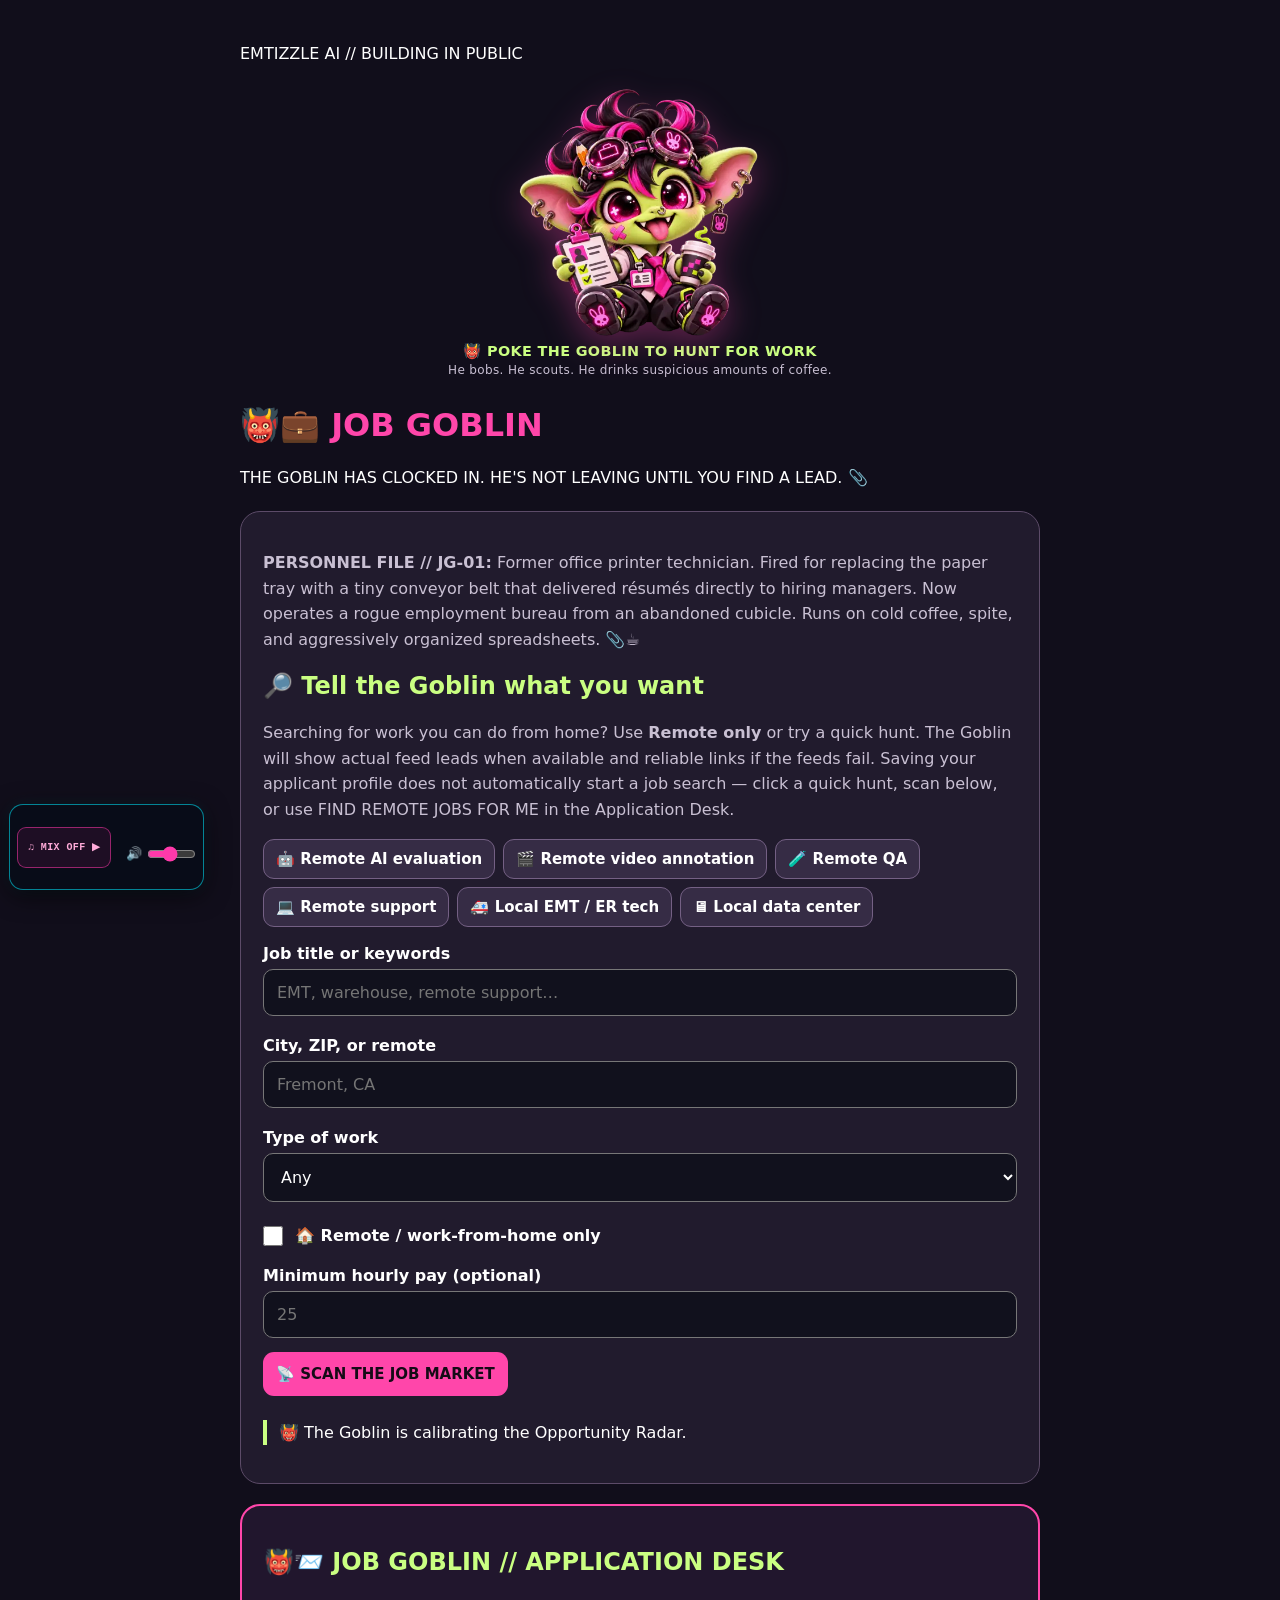
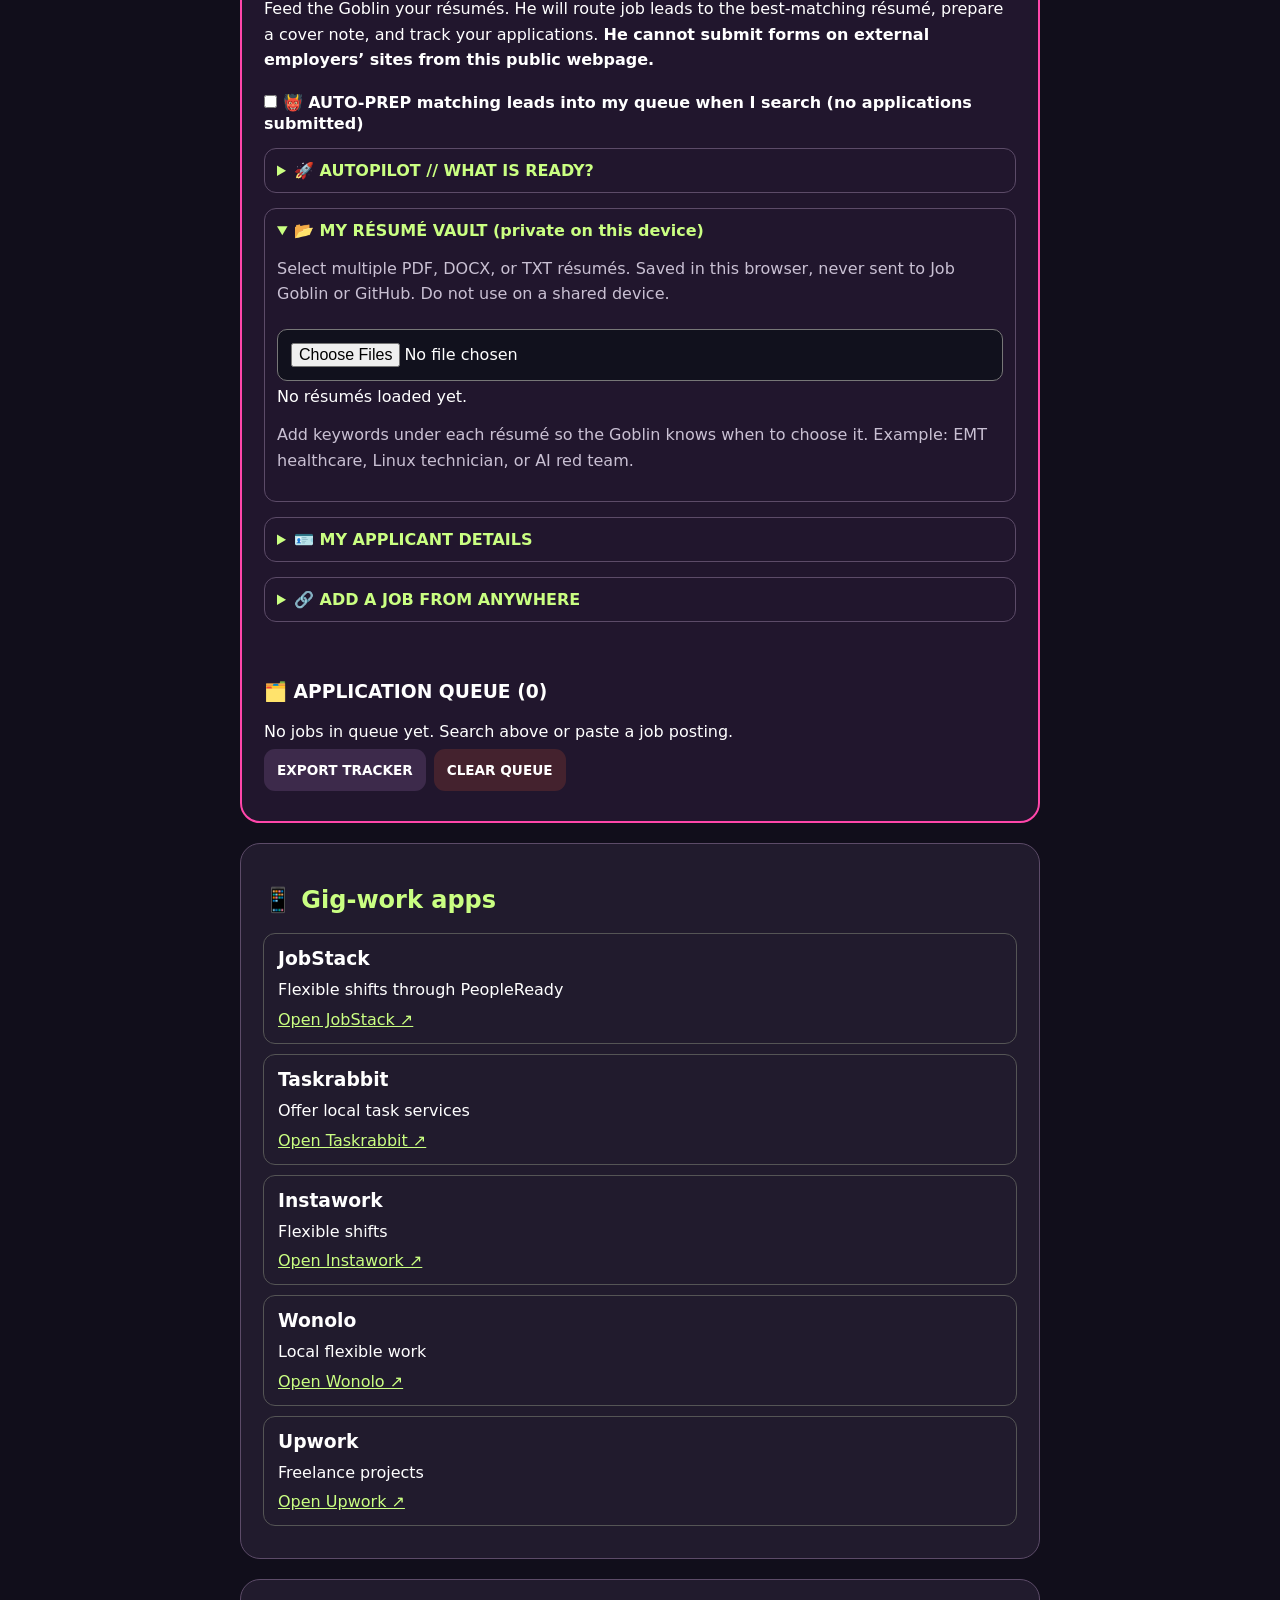
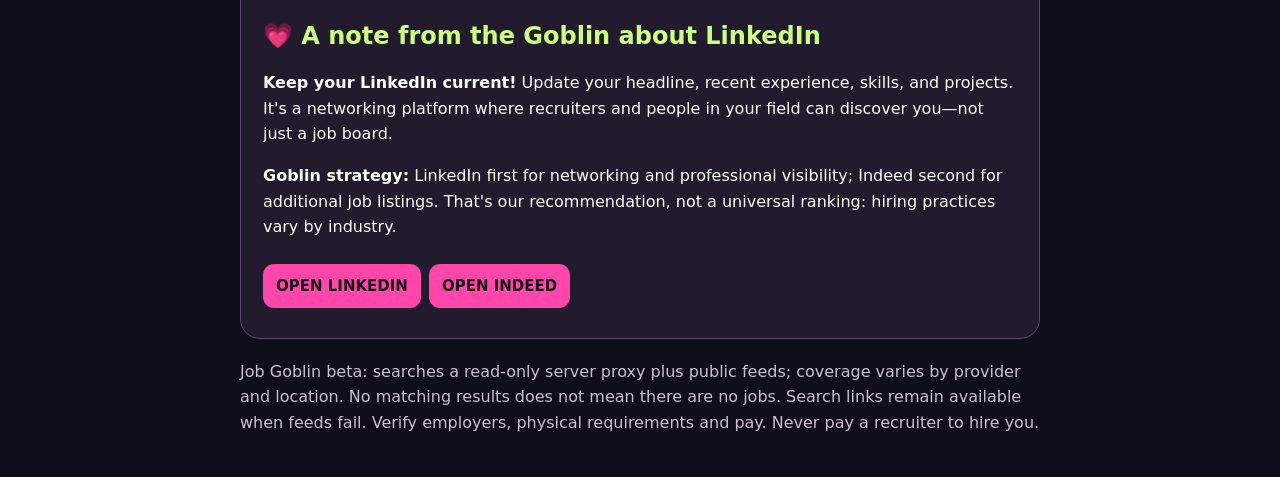
<file: job-goblin.html>
<!doctype html><html lang="en"><meta charset="utf-8"><meta name="viewport" content="width=device-width,initial-scale=1"><title>Job Goblin // EMTizzle AI</title><link rel="canonical" href="https://emtizzleai.github.io/drop-zone/job-goblin.html"><meta name="description" content="Job Goblin by EMTizzle AI helps you find job leads, search hiring opportunities, and reach reliable job boards from Drop Zone."><style>body{margin:0;background:#110e1b;color:#fff;font:16px system-ui}main{max-width:800px;margin:auto;padding:25px}h1{color:#ff46aa}h2{color:#caff82}.box{padding:22px;background:#211b2d;border:1px solid #5c4b68;border-radius:20px;margin:20px 0}label{display:block;margin-top:14px;font-weight:700}input,select{width:100%;box-sizing:border-box;padding:13px;margin:6px 0;background:#11111d;color:white;border:1px solid #777;border-radius:10px;font:inherit}.btn,button{display:inline-block;background:#ff46aa;color:#150b16;border:0;border-radius:11px;padding:13px;margin:8px 8px 8px 0;text-decoration:none;font-weight:800;font:800 15px system-ui;cursor:pointer}p{line-height:1.6}.hint{color:#c9c0d3}.service{padding:14px;margin:10px 0;border:1px solid #555;border-radius:12px}.service a{color:#caff82} .quick-hunts{display:flex;gap:8px;flex-wrap:wrap;margin:10px 0 17px}.quick-hunts button{background:#362c45;color:#fff;border:1px solid #746084;padding:10px 12px;margin:0}.search-flag{display:flex;align-items:center;gap:12px;margin:12px 0}.search-flag input{width:auto;min-width:20px;min-height:20px}.service h3{margin:0 0 8px}.service p{margin:7px 0}.service .hint{font-size:.85em}#results:empty{display:none}#status{border-left:4px solid #caff82;padding-left:12px}a:focus-visible,button:focus-visible,input:focus-visible,select:focus-visible{outline:3px solid #caff82;outline-offset:3px}@media(max-width:600px){main{padding:14px}.box{padding:16px}.btn,button{max-width:100%;white-space:normal}}
.jg-mascot-stage{margin:14px auto 6px;display:flex;flex-direction:column;align-items:center;justify-content:center;text-align:center;isolation:isolate}
.jg-mascot-link{display:inline-flex;flex-direction:column;align-items:center;gap:6px;text-decoration:none;color:#caff82;cursor:pointer;border-radius:28px;padding:4px 12px 8px;transition:background .2s ease}
.jg-mascot-link:hover{background:rgba(255,70,170,.09)}
.jg-mascot-link:focus-visible{outline:3px solid #caff82;outline-offset:4px}
.jg-mascot-image{display:block;width:min(250px,72vw);height:auto;max-height:250px;object-fit:contain;filter:drop-shadow(0 10px 16px rgba(255,70,170,.32));transform-origin:50% 77%;animation:jobGoblinBob 3.2s ease-in-out infinite;will-change:transform}
.jg-mascot-link:hover .jg-mascot-image,.jg-mascot-link:focus-visible .jg-mascot-image{animation-duration:1.1s;filter:drop-shadow(0 14px 20px rgba(255,70,170,.5))}
.jg-mascot-caption{font-size:.9rem;font-weight:800;letter-spacing:.025em;color:#caff82}
.jg-mascot-caption small{display:block;font-weight:500;color:#c9c0d3;margin-top:3px}
#hunt{scroll-margin-top:18px}
@keyframes jobGoblinBob{
0%,100%{transform:translateY(0) rotate(-1.2deg) scale(1)}
50%{transform:translateY(-16px) rotate(1.2deg) scale(1.03)}
}
@media (prefers-reduced-motion:reduce){
.jg-mascot-image,.jg-mascot-link:hover .jg-mascot-image,.jg-mascot-link:focus-visible .jg-mascot-image{animation:none;will-change:auto}
.jg-mascot-link{transition:none}
}
</style><main><p>EMTIZZLE AI // BUILDING IN PUBLIC</p><section class="jg-mascot-stage" aria-label="Meet Job Goblin"><a class="jg-mascot-link" href="#hunt" aria-label="Meet Job Goblin. Tap to jump to the job search." title="Poke the Job Goblin to start hunting for work!"><img class="jg-mascot-image" src="job-goblin-mascot.webp?v=20261116" width="440" height="440" alt="Cute fluffy green Job Goblin with giant pink eyes, résumé clipboard, pink tie and coffee" decoding="async" fetchpriority="high"><span class="jg-mascot-caption">👹 POKE THE GOBLIN TO HUNT FOR WORK<small>He bobs. He scouts. He drinks suspicious amounts of coffee.</small></span></a></section><h1>👹💼 JOB GOBLIN</h1><p>THE GOBLIN HAS CLOCKED IN. HE'S NOT LEAVING UNTIL YOU FIND A LEAD. 📎</p><section class="box"><p class="hint"><strong>PERSONNEL FILE // JG-01:</strong> Former office printer technician. Fired for replacing the paper tray with a tiny conveyor belt that delivered résumés directly to hiring managers. Now operates a rogue employment bureau from an abandoned cubicle. Runs on cold coffee, spite, and aggressively organized spreadsheets. 📎☕</p><h2>🔎 Tell the Goblin what you want</h2><p class="hint">Searching for work you can do from home? Use <strong>Remote only</strong> or try a quick hunt. The Goblin will show actual feed leads when available and reliable links if the feeds fail. Saving your applicant profile does not automatically start a job search — click a quick hunt, scan below, or use FIND REMOTE JOBS FOR ME in the Application Desk.</p><div class="quick-hunts" aria-label="Quick job searches"><button type="button" data-goblin-role="AI evaluator" data-goblin-remote="yes">🤖 Remote AI evaluation</button><button type="button" data-goblin-role="video annotation" data-goblin-remote="yes">🎬 Remote video annotation</button><button type="button" data-goblin-role="QA tester" data-goblin-remote="yes">🧪 Remote QA</button><button type="button" data-goblin-role="technical support" data-goblin-remote="yes">💻 Remote support</button><button type="button" data-goblin-role="EMT" data-goblin-place="Fremont, CA">🚑 Local EMT / ER tech</button><button type="button" data-goblin-role="data center technician" data-goblin-place="Fremont, CA">🖥 Local data center</button></div><form id="hunt"><label for="role">Job title or keywords</label><input id="role" required placeholder="EMT, warehouse, remote support…"><label for="place">City, ZIP, or remote</label><input id="place" placeholder="Fremont, CA"><label for="type">Type of work</label><select id="type"><option value="">Any</option><option>part time</option><option>full time</option><option>temporary</option><option>contract</option></select><label class="search-flag" for="remote-only"><input id="remote-only" type="checkbox"> 🏠 Remote / work-from-home only</label><label for="pay">Minimum hourly pay (optional)</label><input id="pay" type="number" min="0" placeholder="25"><button>📡 SCAN THE JOB MARKET</button></form><p id="status" role="status" aria-live="polite">👹 The Goblin is calibrating the Opportunity Radar.</p><div id="results" aria-label="Job search results"></div></section><section class="box"><h2>📱 Gig-work apps</h2><div id="gigs"></div></section><section class="box"><h2>💗 A note from the Goblin about LinkedIn</h2><p><strong>Keep your LinkedIn current!</strong> Update your headline, recent experience, skills, and projects. It's a networking platform where recruiters and people in your field can discover you—not just a job board.</p><p><strong>Goblin strategy:</strong> LinkedIn first for networking and professional visibility; Indeed second for additional job listings. That's our recommendation, not a universal ranking: hiring practices vary by industry.</p><a class="btn" href="https://www.linkedin.com/" target="_blank" rel="noopener">OPEN LINKEDIN</a><a class="btn" href="https://www.indeed.com/" target="_blank" rel="noopener">OPEN INDEED</a></section><p class="hint">Job Goblin beta: searches a read-only server proxy plus public feeds; coverage varies by provider and location. No matching results does not mean there are no jobs. Search links remain available when feeds fail. Verify employers, physical requirements and pay. Never pay a recruiter to hire you.</p></main><script>
const gigs=[['JobStack','Flexible shifts through PeopleReady','https://www.peopleready.com/jobstack/'],['Taskrabbit','Offer local task services','https://www.taskrabbit.com/become-a-tasker'],['Instawork','Flexible shifts','https://www.instawork.com/'],['Wonolo','Local flexible work','https://www.wonolo.com/'],['Upwork','Freelance projects','https://www.upwork.com/']];
for(const [name,desc,url] of gigs){const d=document.createElement('div');d.className='service';const h=document.createElement('h3');h.textContent=name;const p=document.createElement('p');p.textContent=desc;const a=document.createElement('a');a.href=url;a.target='_blank';a.rel='noopener noreferrer';a.textContent='Open '+name+' ↗';d.append(h,p,a);document.getElementById('gigs').append(d)}
</script><script src="job-goblin-agent.js?v=20261121-desk3" defer></script><script src="job-goblin-radar.js?v=20261121-desk3" defer></script><script src="soundtrack.js?v=dropzone-radio-20261114" defer></script></html>
</file>
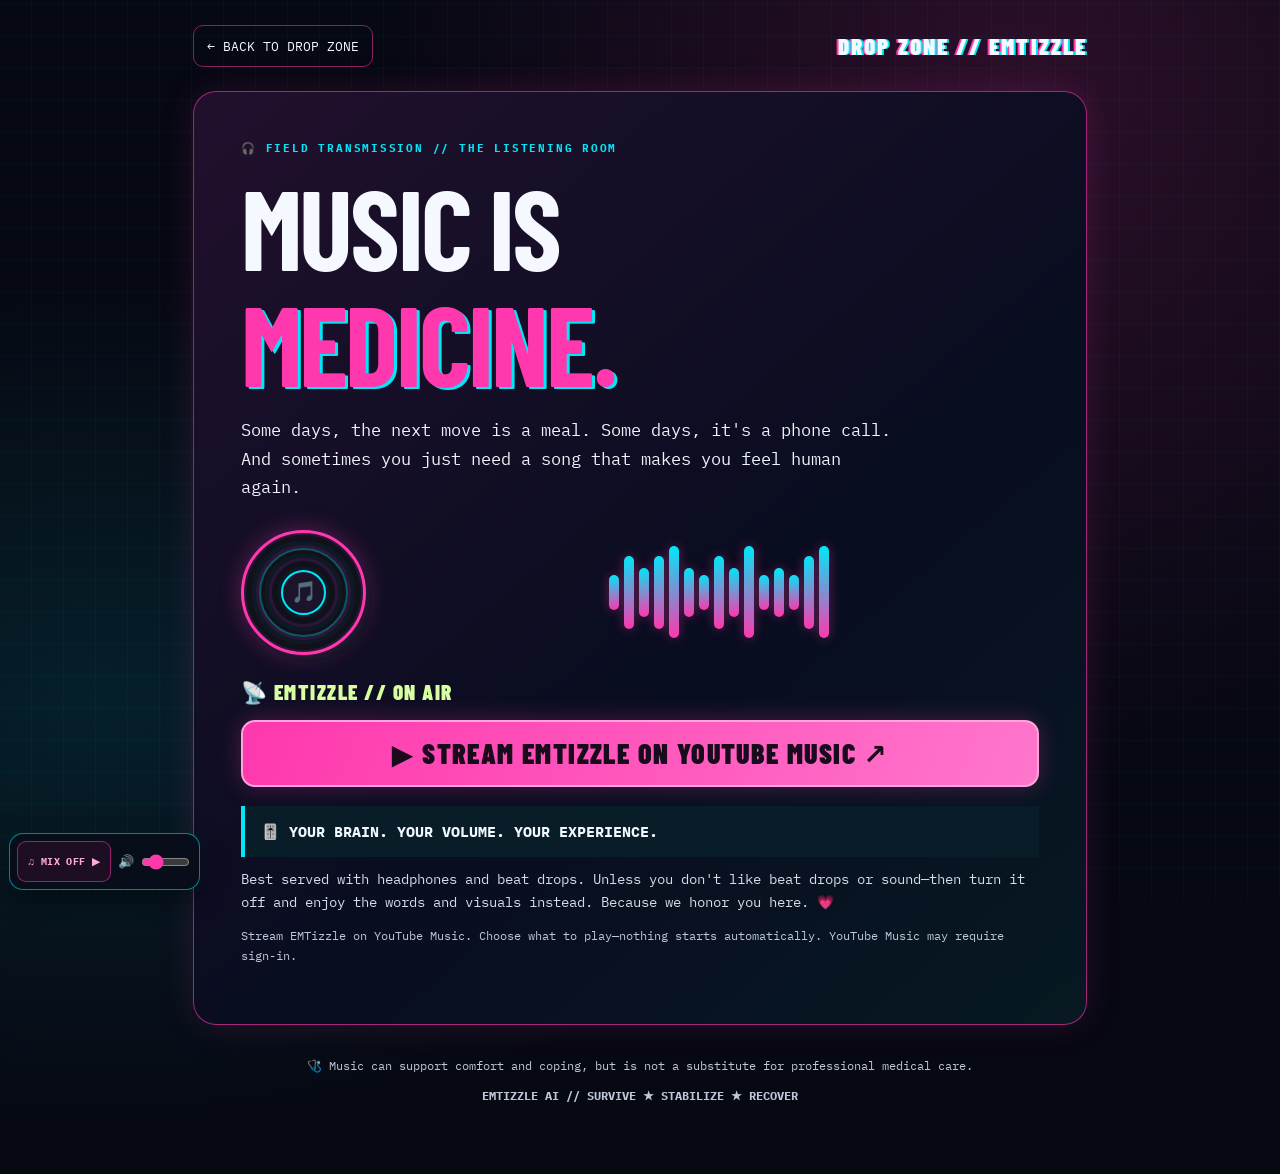
<file: music.html>
<!doctype html>
<html lang="en">
<head>
<meta charset="utf-8">
<meta name="viewport" content="width=device-width, initial-scale=1">
<meta name="theme-color" content="#070811">
<meta name="description" content="Music Is Medicine — Drop Zone's one-stop listening room for EMTizzle. Your brain, your volume, your experience.">
<title>MUSIC IS MEDICINE // EMTizzle // Drop Zone</title><link rel="canonical" href="https://emtizzleai.github.io/drop-zone/music.html">
<style>
@import url('https://fonts.googleapis.com/css2?family=Barlow+Condensed:wght@600;800;900&family=IBM+Plex+Mono:wght@400;600;700&display=swap');
:root{color-scheme:dark;--bg:#060812;--pink:#ff38ad;--cyan:#00e8f8;--lime:#d7ff9f;--white:#f5f8ff;--sub:#bec7d8}
*{box-sizing:border-box}html{scroll-behavior:smooth}
body{margin:0;color:var(--white);font:15px/1.65 'IBM Plex Mono',monospace;background:radial-gradient(ellipse at 80% 8%,#ff38ad27,transparent 45%),radial-gradient(ellipse at 8% 60%,#00e8f81b,transparent 44%),var(--bg)}
body:before{content:"";pointer-events:none;position:fixed;inset:0;background:repeating-linear-gradient(0deg,transparent 0 31px,#00e8f809 31px 32px),repeating-linear-gradient(90deg,transparent 0 31px,#00e8f809 31px 32px)}
.wrap{position:relative;max-width:930px;margin:0 auto;padding:18px 18px 68px}
nav{display:flex;align-items:center;justify-content:space-between;gap:12px;flex-wrap:wrap;padding:7px 0 24px}
.back{display:inline-flex;align-items:center;min-height:42px;border:1px solid #ff38ad88;border-radius:10px;padding:8px 13px;text-decoration:none;color:var(--white);font-size:.84rem}
.brand{font:900 1.45rem 'Barlow Condensed',system-ui,sans-serif;letter-spacing:.09em;text-shadow:2px 0 var(--cyan),-2px 0 var(--pink)}
a:focus-visible{outline:3px solid var(--lime);outline-offset:4px}
.hero{position:relative;overflow:hidden;border:1px solid #ff38ad99;border-radius:23px;background:linear-gradient(140deg,#21102d,#090d20 58%,#071922);box-shadow:0 0 35px #ff38ad23;padding:clamp(23px,5vw,47px)}
.tag{margin:0 0 12px;color:var(--cyan);font-size:.7rem;font-weight:800;letter-spacing:.16em}
h1,h2{font-family:'Barlow Condensed',Impact,system-ui,sans-serif;text-transform:uppercase;line-height:1.03}
h1{font-size:clamp(3.6rem,10.5vw,7rem);margin:0 0 16px;letter-spacing:-.025em}
h1 span{display:block;color:var(--pink);text-shadow:3px 2px var(--cyan)}
p{margin:11px 0;color:#eef2f9}
.lead{font-size:clamp(.97rem,2.6vw,1.08rem);max-width:655px}
.art{display:flex;align-items:center;gap:clamp(12px,4vw,32px);margin:28px 0 24px}
.disc{flex:0 0 auto;position:relative;width:125px;height:125px;border:3px solid var(--pink);border-radius:50%;background:repeating-radial-gradient(circle at center,#11111c 0 5px,#2c1637 6px 8px,#0f1926 9px 13px);box-shadow:0 0 23px #ff38ad55,6px 7px 0 #03111b;display:grid;place-items:center}
.disc:before{content:"";position:absolute;inset:15px;border:2px solid #00e8f855;border-radius:50%}
.disc b{position:relative;z-index:1;display:grid;place-items:center;width:45px;height:45px;border:2px solid var(--cyan);border-radius:50%;background:#1b142a;font-size:1.3rem}
.wave{display:flex;flex:1;align-items:center;justify-content:center;gap:5px;height:108px;min-width:0;overflow:hidden}
.wave span{display:block;flex:1;max-width:10px;height:35px;border-radius:15px;background:linear-gradient(180deg,var(--cyan),var(--pink));box-shadow:0 0 12px #ff38ad5a;animation:beat 1.35s ease-in-out infinite alternate}
.wave span:nth-child(2n){height:73px;animation-delay:-.85s}
.wave span:nth-child(3n){height:49px;animation-delay:-.42s}
.wave span:nth-child(5n){height:92px;animation-delay:-.18s}
@keyframes beat{0%{transform:scaleY(.35)}100%{transform:scaleY(1.08)}}
.channel{color:var(--lime);font:900 1.32rem 'Barlow Condensed',Impact,sans-serif;letter-spacing:.07em}
.cta{display:flex;justify-content:center;align-items:center;width:100%;min-height:66px;margin:15px 0;padding:15px 20px;border:2px solid #ffa4df;border-radius:14px;background:linear-gradient(110deg,#ff38ad,#ff76cc);color:#190a1c;text-align:center;text-decoration:none;font:900 clamp(1.3rem,4vw,1.75rem)/1.2 'Barlow Condensed',system-ui,sans-serif;letter-spacing:.05em;box-shadow:0 0 23px #ff38ad44;transition:transform .2s,filter .2s}
.cta:hover{transform:translateY(-2px);filter:brightness(1.1)}
.slogan{margin:19px 0 8px;padding:13px 16px;border-left:4px solid var(--cyan);background:#091d29;font-weight:800;font-size:.95rem;color:#f1f8ff}
.access{font-size:.85rem;color:#d4dce8;line-height:1.7}
.note{font-size:.76rem;color:var(--sub)}
footer{padding:20px 3px 0;text-align:center;font-size:.76rem;color:var(--sub)}
footer p{font-size:.74rem;color:var(--sub)}
@media(max-width:520px){.hero{padding:24px 18px}.art{gap:13px;margin:22px 0}.disc{width:92px;height:92px}.disc b{width:36px;height:36px;font-size:1rem}.wave{gap:3px;height:91px}.wave span{max-width:7px}.cta{min-height:64px}}
@media(prefers-reduced-motion:reduce){html{scroll-behavior:auto}.wave span{animation:none;transform:none}.cta{transition:none}}
</style>
</head>
<body>
<main class="wrap">
<nav><a class="back" href="index.html">← BACK TO DROP ZONE</a><div class="brand">DROP ZONE // EMTIZZLE</div></nav>
<section class="hero" aria-labelledby="title">
<p class="tag">🎧 FIELD TRANSMISSION // THE LISTENING ROOM</p>
<h1 id="title">MUSIC IS <span>MEDICINE.</span></h1>
<p class="lead">Some days, the next move is a meal. Some days, it's a phone call. And sometimes you just need a song that makes you feel human again.</p>
<div class="art" aria-hidden="true">
<div class="disc"><b>🎵</b></div>
<div class="wave"><span></span><span></span><span></span><span></span><span></span><span></span><span></span><span></span><span></span><span></span><span></span><span></span><span></span><span></span><span></span></div>
</div>
<p class="channel">📡 EMTIZZLE // ON AIR</p>
<a class="cta" href="https://music.youtube.com/@emtizzles?si=dWYlwvpp4jwp-aYU" target="_blank" rel="noopener noreferrer" aria-label="Listen to the EMTizzle official YouTube Music channel">▶ STREAM EMTIZZLE ON YOUTUBE MUSIC ↗</a>
<p class="slogan">🎚️ YOUR BRAIN. YOUR VOLUME. YOUR EXPERIENCE.</p>
<p class="access">Best served with headphones and beat drops. Unless you don't like beat drops or sound—then turn it off and enjoy the words and visuals instead. Because we honor you here. 💗</p>
<p class="note">Stream EMTizzle on YouTube Music. Choose what to play—nothing starts automatically. YouTube Music may require sign-in.</p>
</section>
<footer>
<p>🩺 Music can support comfort and coping, but is not a substitute for professional medical care.</p>
<strong>EMTIZZLE AI // SURVIVE ★ STABILIZE ★ RECOVER</strong>
</footer>
</main>
<script src="soundtrack.js?v=dropzone-radio-20261114" defer></script></body>
</html>
</file>
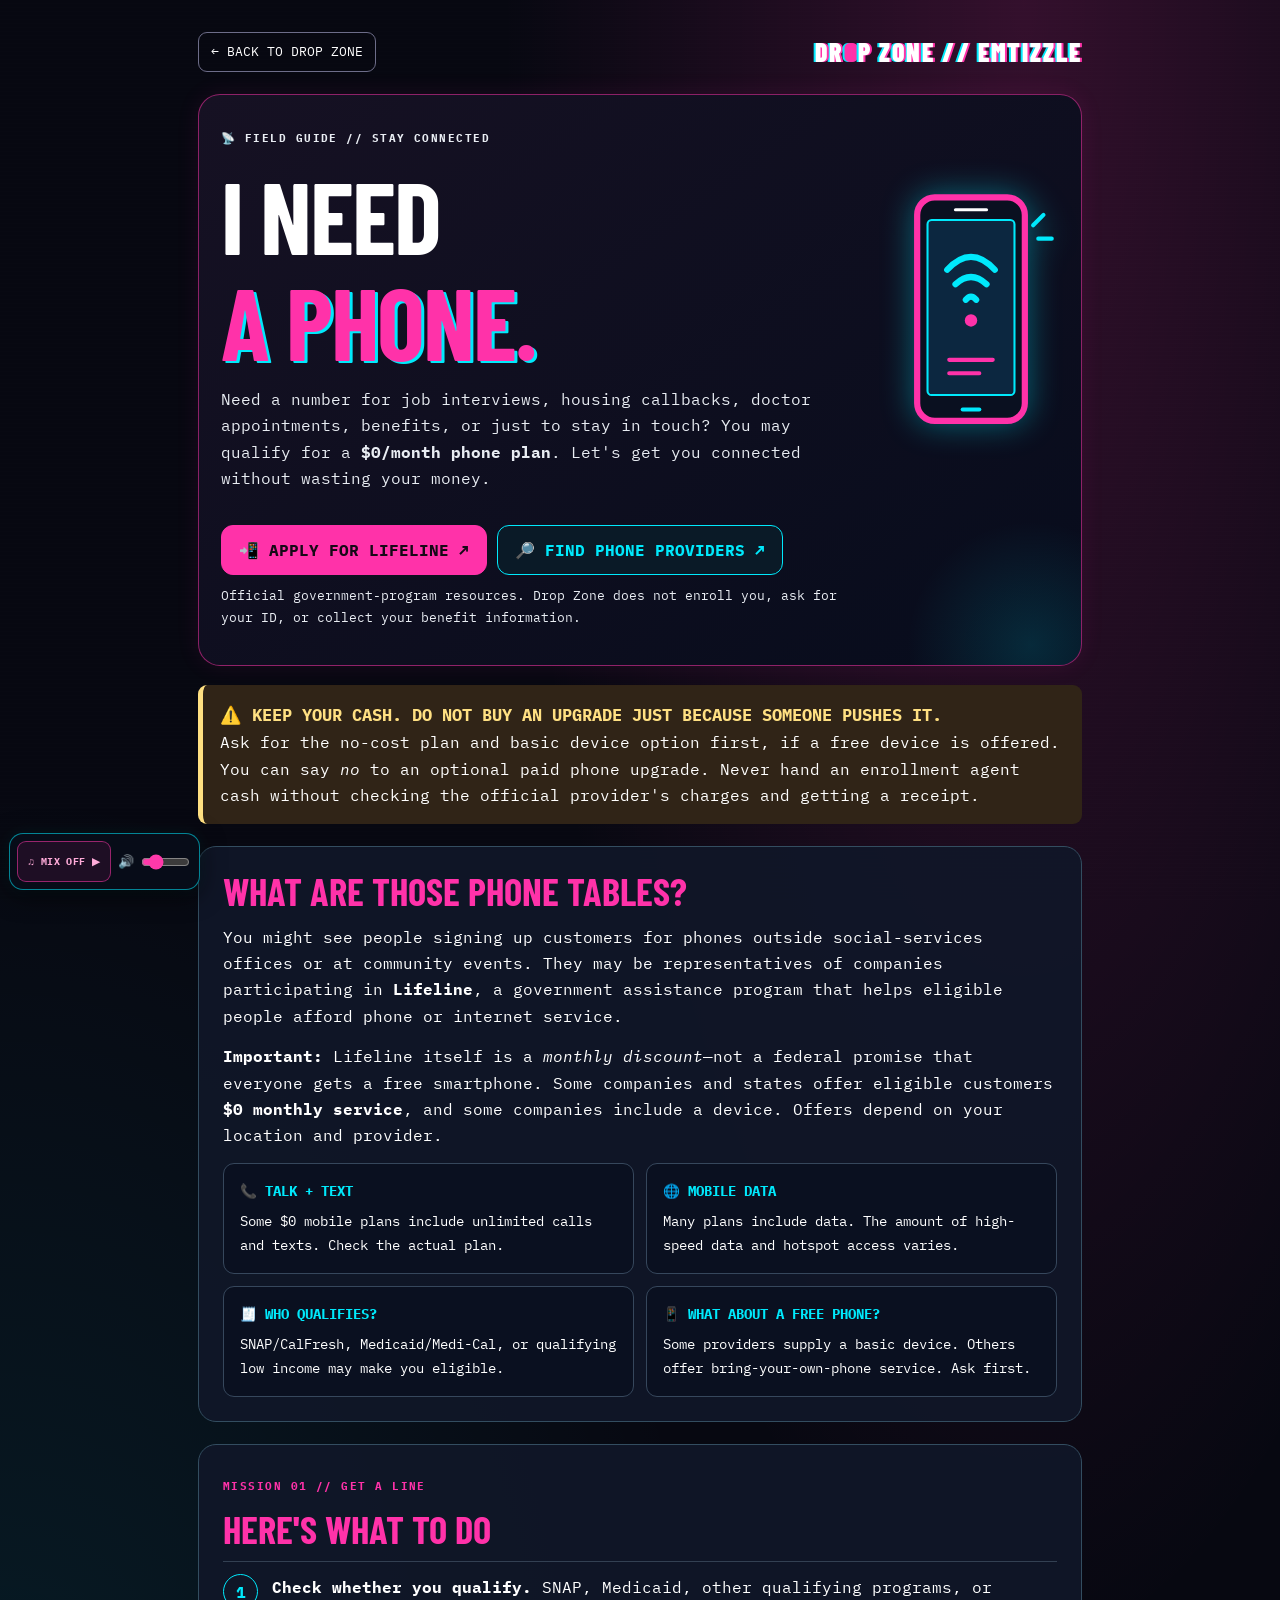
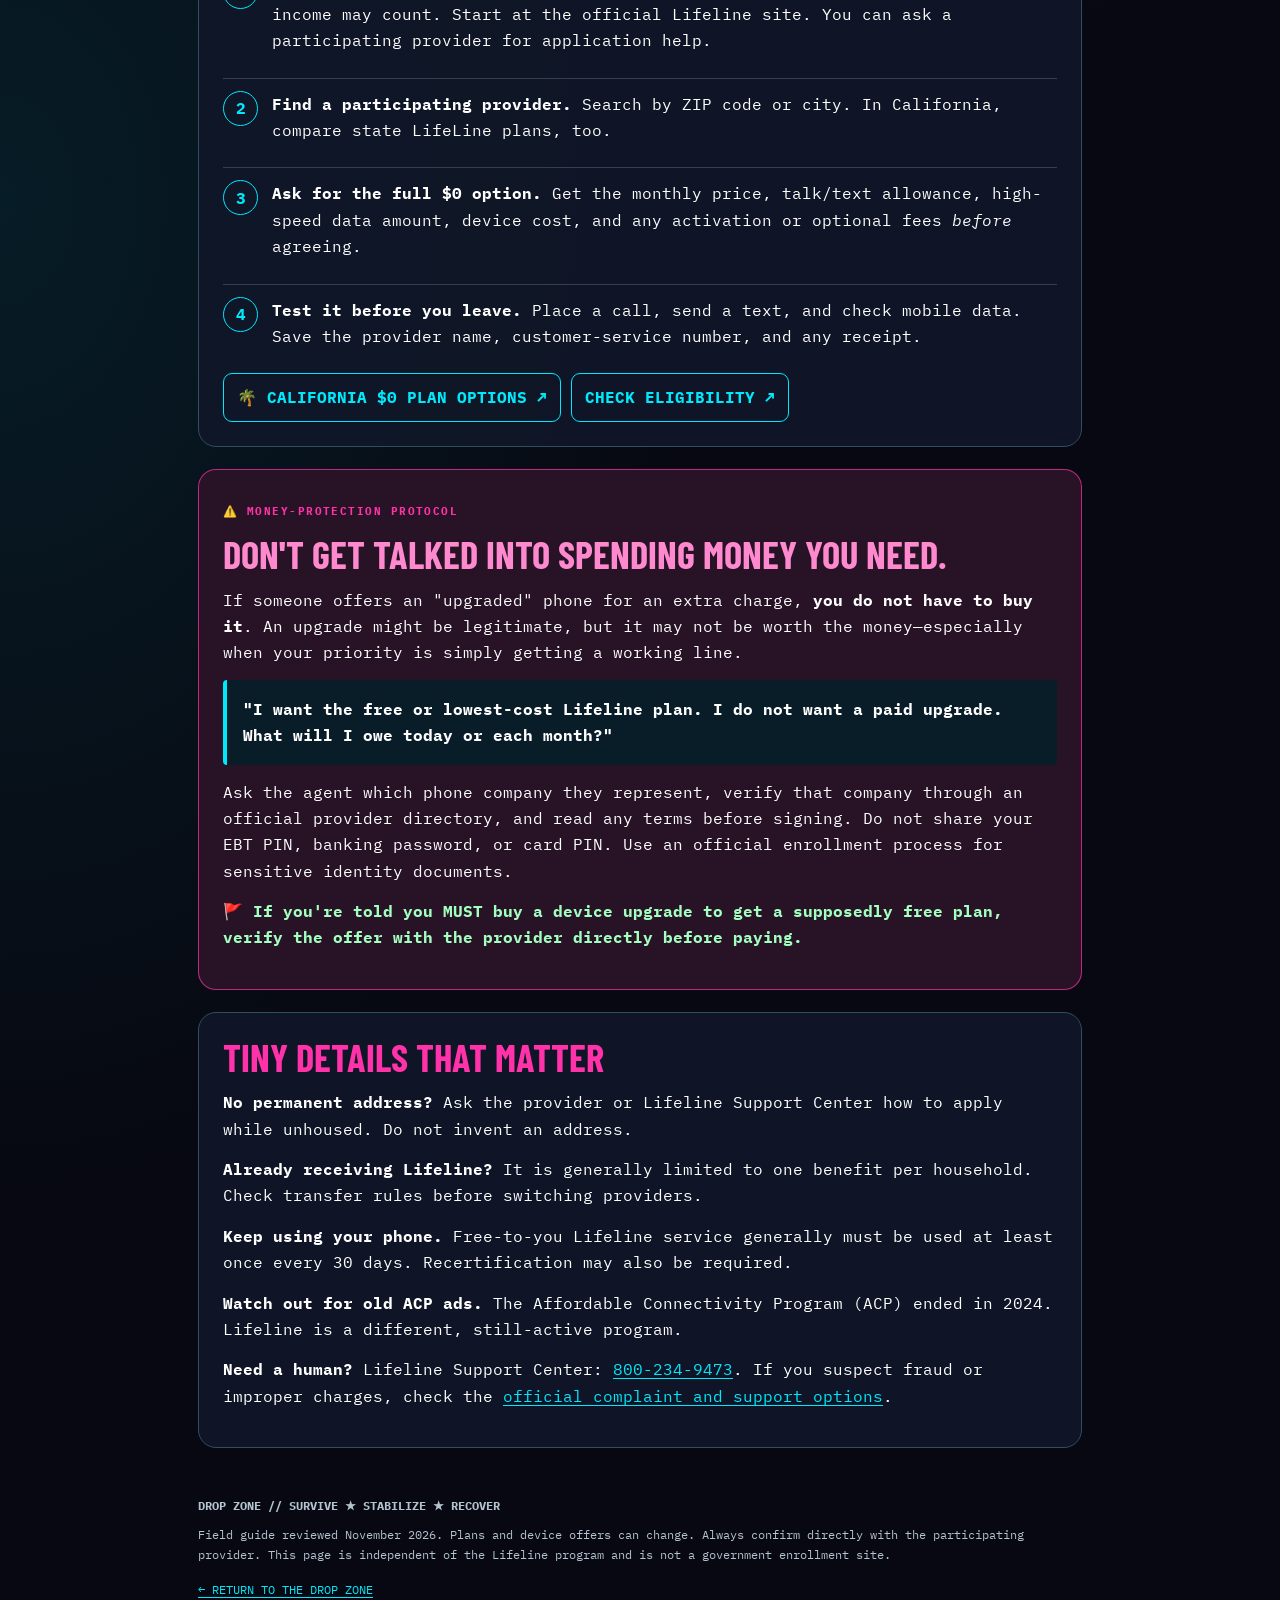
<file: phone.html>
<!doctype html>
<html lang="en">
<head>
<meta charset="utf-8">
<meta name="viewport" content="width=device-width, initial-scale=1">
<meta name="theme-color" content="#070811">
<meta name="description" content="Drop Zone field guide: find free or discounted Lifeline phone service, avoid unwanted upsells, and stay connected.">
<title>I Need a Phone // Drop Zone</title><link rel="canonical" href="https://emtizzleai.github.io/drop-zone/phone.html">
<style>
@import url('https://fonts.googleapis.com/css2?family=Barlow+Condensed:wght@600;800;900&family=IBM+Plex+Mono:wght@400;600;700&display=swap');
:root{color-scheme:dark;--bg:#070811;--panel:#111728;--ink:#fff;--muted:#c6d5e2;--pink:#ff32a9;--cyan:#00e9fc;--lime:#a3ffbf;--gold:#ffe082}
*{box-sizing:border-box}
html{scroll-behavior:smooth}
body{margin:0;color:var(--ink);background:radial-gradient(ellipse at 80% 0%,#ff32a92e,transparent 36%),radial-gradient(ellipse at 0 55%,#00e9fc17,transparent 40%),var(--bg);font:16px/1.65 "IBM Plex Mono",monospace}
body:before{content:"";position:fixed;inset:0;pointer-events:none;opacity:.13;background:repeating-linear-gradient(transparent 0 3px,#fff1 3px 4px)}
.wrap{position:relative;max-width:920px;margin:0 auto;padding:20px 18px 70px}
a{color:var(--cyan);text-underline-offset:3px}
a:focus-visible{outline:3px solid var(--gold);outline-offset:4px}
.top{display:flex;align-items:center;justify-content:space-between;gap:12px;flex-wrap:wrap;padding:12px 0 22px}
.back{display:inline-flex;align-items:center;padding:8px 12px;border:1px solid #6d6d89;border-radius:9px;color:white;text-decoration:none;font-size:.82rem}
.brand{font:900 1.6rem "Barlow Condensed",Impact,sans-serif;letter-spacing:.08em;text-shadow:2px 0 var(--pink),-2px 0 var(--cyan)}
.tag{font-size:.7rem;font-weight:700;color:var(--pink);letter-spacing:.13em;text-transform:uppercase}
.hero{position:relative;overflow:hidden;border:1px solid #ff32a987;border-radius:22px;padding:26px 22px 22px;background:linear-gradient(145deg,#161123,#070c1c);box-shadow:0 0 25px #ff32a915}
.hero:after{content:"";position:absolute;inset:auto -75px -105px auto;width:250px;height:250px;border-radius:50%;background:radial-gradient(circle,#00e9fc22,transparent 70%);pointer-events:none}
.hero-grid{display:flex;align-items:center;gap:20px;justify-content:space-between}
h1,h2,h3{font-family:"Barlow Condensed",Impact,sans-serif;text-transform:uppercase;line-height:1.05}
h1{font-size:clamp(3.5rem,11vw,6.3rem);margin:15px 0 12px;letter-spacing:-.02em}
h1 span{color:var(--pink);text-shadow:3px 2px var(--cyan)}
h2{font-size:clamp(1.75rem,6vw,2.4rem);margin:0 0 12px;color:var(--pink)}
h3{font-size:1.35rem;margin:0 0 8px;color:#fff}
p{margin:8px 0 14px}
.hero p{max-width:640px;color:#e9edf3}
.phone-art{flex:0 0 auto;min-width:100px;width:clamp(100px,26vw,176px);filter:drop-shadow(0 0 16px #00e9fc66)}
.btns{display:flex;flex-wrap:wrap;gap:10px;margin:20px 0 10px}
.btn{display:inline-flex;justify-content:center;align-items:center;min-height:50px;padding:12px 17px;text-align:center;background:var(--pink);color:#160916;border:1px solid var(--pink);border-radius:12px;font-weight:900;text-decoration:none;line-height:1.35}
.btn.alt{background:#0a1a27;border-color:var(--cyan);color:var(--cyan)}
.btn:hover{filter:brightness(1.1)}
.urgent{border-left:5px solid var(--gold);background:#302417;border-radius:9px;margin:19px 0;padding:16px 17px}
.urgent strong{display:block;color:var(--gold);font-size:1.08rem}
.section{margin:22px 0;padding:24px;border:1px solid #334d60;border-radius:18px;background:#111728ec}
.steps{display:grid;gap:12px;counter-reset:step}
.step{display:flex;gap:14px;padding:12px 0;border-top:1px solid #334052}
.step:before{counter-increment:step;content:counter(step);display:grid;place-items:center;flex:0 0 33px;width:33px;height:33px;border:1px solid var(--cyan);border-radius:50%;color:var(--cyan);font-weight:900}
.step p{margin:0}
.mini{font-size:.82rem;color:var(--muted)}
.warning{border:1px solid #ff32a9b3;background:#281326}
.warning h2{color:#ff89ce}
.important{color:var(--lime);font-weight:800}
.quote{padding:16px;background:#091d29;border-left:4px solid var(--cyan);border-radius:4px;color:white;font-weight:700}
.facts{display:grid;grid-template-columns:repeat(2,minmax(0,1fr));gap:12px}
.fact{padding:16px;border:1px solid #36475c;border-radius:11px;background:#0a1020}
.fact b{display:block;color:var(--cyan);font-size:.85rem}
.fact p{font-size:.9rem;margin:7px 0 0}
.links{display:flex;flex-wrap:wrap;gap:10px;margin-top:12px}
.links a{display:inline-flex;align-items:center;padding:10px 13px;border:1px solid var(--cyan);border-radius:9px;text-decoration:none;font-weight:800}
footer{padding-top:25px;color:#b3c3cf;font-size:.78rem}
@media(max-width:520px){.hero-grid{align-items:flex-start}.phone-art{width:88px;min-width:88px}.hero{padding:18px 16px}h1{font-size:3.4rem}.facts{grid-template-columns:1fr}.section{padding:18px}.btns .btn{width:100%}}
@media(prefers-reduced-motion:reduce){html{scroll-behavior:auto}}
</style>
</head>
<body>
<main class="wrap">
  <nav class="top" aria-label="Page navigation"><a class="back" href="index.html">← BACK TO DROP ZONE</a><div class="brand">DR<span style="color:var(--pink)">O</span>P ZONE // EMTIZZLE</div></nav>
  <section class="hero" aria-labelledby="main-title">
    <div class="hero-grid">
      <div>
        <p class="tag">📡 FIELD GUIDE // STAY CONNECTED</p>
        <h1 id="main-title">I NEED<br><span>A PHONE.</span></h1>
        <p>Need a number for job interviews, housing callbacks, doctor appointments, benefits, or just to stay in touch? You may qualify for a <strong>$0/month phone plan</strong>. Let's get you connected without wasting your money.</p>
      </div>
      <svg class="phone-art" viewBox="0 0 170 240" role="img" aria-label="Neon mobile phone receiving a signal" xmlns="http://www.w3.org/2000/svg">
        <rect x="33" y="8" width="104" height="216" rx="17" fill="#0a1020" stroke="#ff32a9" stroke-width="6"/>
        <rect x="43" y="30" width="84" height="169" rx="4" fill="#0c2740" stroke="#00e9fc" stroke-width="2"/>
        <path d="M62 78 Q85 53 108 78 M70 92 Q85 78 100 92 M80 107 Q85 101 90 107" stroke="#00e9fc" stroke-width="6" fill="none" stroke-linecap="round"/>
        <circle cx="85" cy="127" r="6" fill="#ff32a9"/>
        <path d="M64 165H106M64 178H93" stroke="#ff32a9" stroke-width="4" stroke-linecap="round"/>
        <rect x="75" y="211" width="20" height="4" rx="2" fill="#00e9fc"/>
        <path d="M70 20H100" stroke="#fff" stroke-width="3" stroke-linecap="round"/>
        <path d="M145 35l10 -10M150 48h13" stroke="#00e9fc" stroke-width="4" stroke-linecap="round"/>
      </svg>
    </div>
    <div class="btns">
      <a class="btn" href="https://www.lifelinesupport.org/how-to-apply/" target="_blank" rel="noopener noreferrer">📲 APPLY FOR LIFELINE ↗</a>
      <a class="btn alt" href="https://www.lifelinesupport.org/companies-near-me/" target="_blank" rel="noopener noreferrer">🔎 FIND PHONE PROVIDERS ↗</a>
    </div>
    <p class="mini">Official government-program resources. Drop Zone does not enroll you, ask for your ID, or collect your benefit information.</p>
  </section>

  <div class="urgent" role="note"><strong>⚠️ KEEP YOUR CASH. DO NOT BUY AN UPGRADE JUST BECAUSE SOMEONE PUSHES IT.</strong>
    Ask for the no-cost plan and basic device option first, if a free device is offered. You can say <em>no</em> to an optional paid phone upgrade. Never hand an enrollment agent cash without checking the official provider's charges and getting a receipt.
  </div>

  <section class="section" aria-labelledby="what-is-this">
    <h2 id="what-is-this">WHAT ARE THOSE PHONE TABLES?</h2>
    <p>You might see people signing up customers for phones outside social-services offices or at community events. They may be representatives of companies participating in <strong>Lifeline</strong>, a government assistance program that helps eligible people afford phone or internet service.</p>
    <p><strong>Important:</strong> Lifeline itself is a <em>monthly discount</em>—not a federal promise that everyone gets a free smartphone. Some companies and states offer eligible customers <strong>$0 monthly service</strong>, and some companies include a device. Offers depend on your location and provider.</p>
    <div class="facts">
      <div class="fact"><b>📞 TALK + TEXT</b><p>Some $0 mobile plans include unlimited calls and texts. Check the actual plan.</p></div>
      <div class="fact"><b>🌐 MOBILE DATA</b><p>Many plans include data. The amount of high-speed data and hotspot access varies.</p></div>
      <div class="fact"><b>🧾 WHO QUALIFIES?</b><p>SNAP/CalFresh, Medicaid/Medi-Cal, or qualifying low income may make you eligible.</p></div>
      <div class="fact"><b>📱 WHAT ABOUT A FREE PHONE?</b><p>Some providers supply a basic device. Others offer bring-your-own-phone service. Ask first.</p></div>
    </div>
  </section>

  <section class="section" aria-labelledby="missions">
    <p class="tag">MISSION 01 // GET A LINE</p>
    <h2 id="missions">HERE'S WHAT TO DO</h2>
    <div class="steps">
      <div class="step"><p><strong>Check whether you qualify.</strong> SNAP, Medicaid, other qualifying programs, or income may count. Start at the official Lifeline site. You can ask a participating provider for application help.</p></div>
      <div class="step"><p><strong>Find a participating provider.</strong> Search by ZIP code or city. In California, compare state LifeLine plans, too.</p></div>
      <div class="step"><p><strong>Ask for the full $0 option.</strong> Get the monthly price, talk/text allowance, high-speed data amount, device cost, and any activation or optional fees <em>before</em> agreeing.</p></div>
      <div class="step"><p><strong>Test it before you leave.</strong> Place a call, send a text, and check mobile data. Save the provider name, customer-service number, and any receipt.</p></div>
    </div>
    <div class="links">
      <a href="https://www.californialifeline.com/en/provider_search" target="_blank" rel="noopener noreferrer">🌴 CALIFORNIA $0 PLAN OPTIONS ↗</a>
      <a href="https://www.lifelinesupport.org/how-to-qualify/" target="_blank" rel="noopener noreferrer">CHECK ELIGIBILITY ↗</a>
    </div>
  </section>

  <section class="section warning" aria-labelledby="upsells">
    <p class="tag">⚠️ MONEY-PROTECTION PROTOCOL</p>
    <h2 id="upsells">DON'T GET TALKED INTO SPENDING MONEY YOU NEED.</h2>
    <p>If someone offers an "upgraded" phone for an extra charge, <strong>you do not have to buy it</strong>. An upgrade might be legitimate, but it may not be worth the money—especially when your priority is simply getting a working line.</p>
    <p class="quote">"I want the free or lowest-cost Lifeline plan. I do not want a paid upgrade. What will I owe today or each month?"</p>
    <p>Ask the agent which phone company they represent, verify that company through an official provider directory, and read any terms before signing. Do not share your EBT PIN, banking password, or card PIN. Use an official enrollment process for sensitive identity documents.</p>
    <p class="important">🚩 If you're told you MUST buy a device upgrade to get a supposedly free plan, verify the offer with the provider directly before paying.</p>
  </section>

  <section class="section" aria-labelledby="little-details">
    <h2 id="little-details">TINY DETAILS THAT MATTER</h2>
    <p><strong>No permanent address?</strong> Ask the provider or Lifeline Support Center how to apply while unhoused. Do not invent an address.</p>
    <p><strong>Already receiving Lifeline?</strong> It is generally limited to one benefit per household. Check transfer rules before switching providers.</p>
    <p><strong>Keep using your phone.</strong> Free-to-you Lifeline service generally must be used at least once every 30 days. Recertification may also be required.</p>
    <p><strong>Watch out for old ACP ads.</strong> The Affordable Connectivity Program (ACP) ended in 2024. Lifeline is a different, still-active program.</p>
    <p><strong>Need a human?</strong> Lifeline Support Center: <a href="tel:18002349473">800-234-9473</a>. If you suspect fraud or improper charges, check the <a href="https://www.lifelinesupport.org/get-help/" target="_blank" rel="noopener noreferrer">official complaint and support options</a>.</p>
  </section>

  <footer><strong>DROP ZONE // SURVIVE ★ STABILIZE ★ RECOVER</strong><p>Field guide reviewed November 2026. Plans and device offers can change. Always confirm directly with the participating provider. This page is independent of the Lifeline program and is not a government enrollment site.</p><a href="index.html">← RETURN TO THE DROP ZONE</a></footer>
</main>
<script src="soundtrack.js?v=dropzone-radio-20261114" defer></script></body></html>
</file>
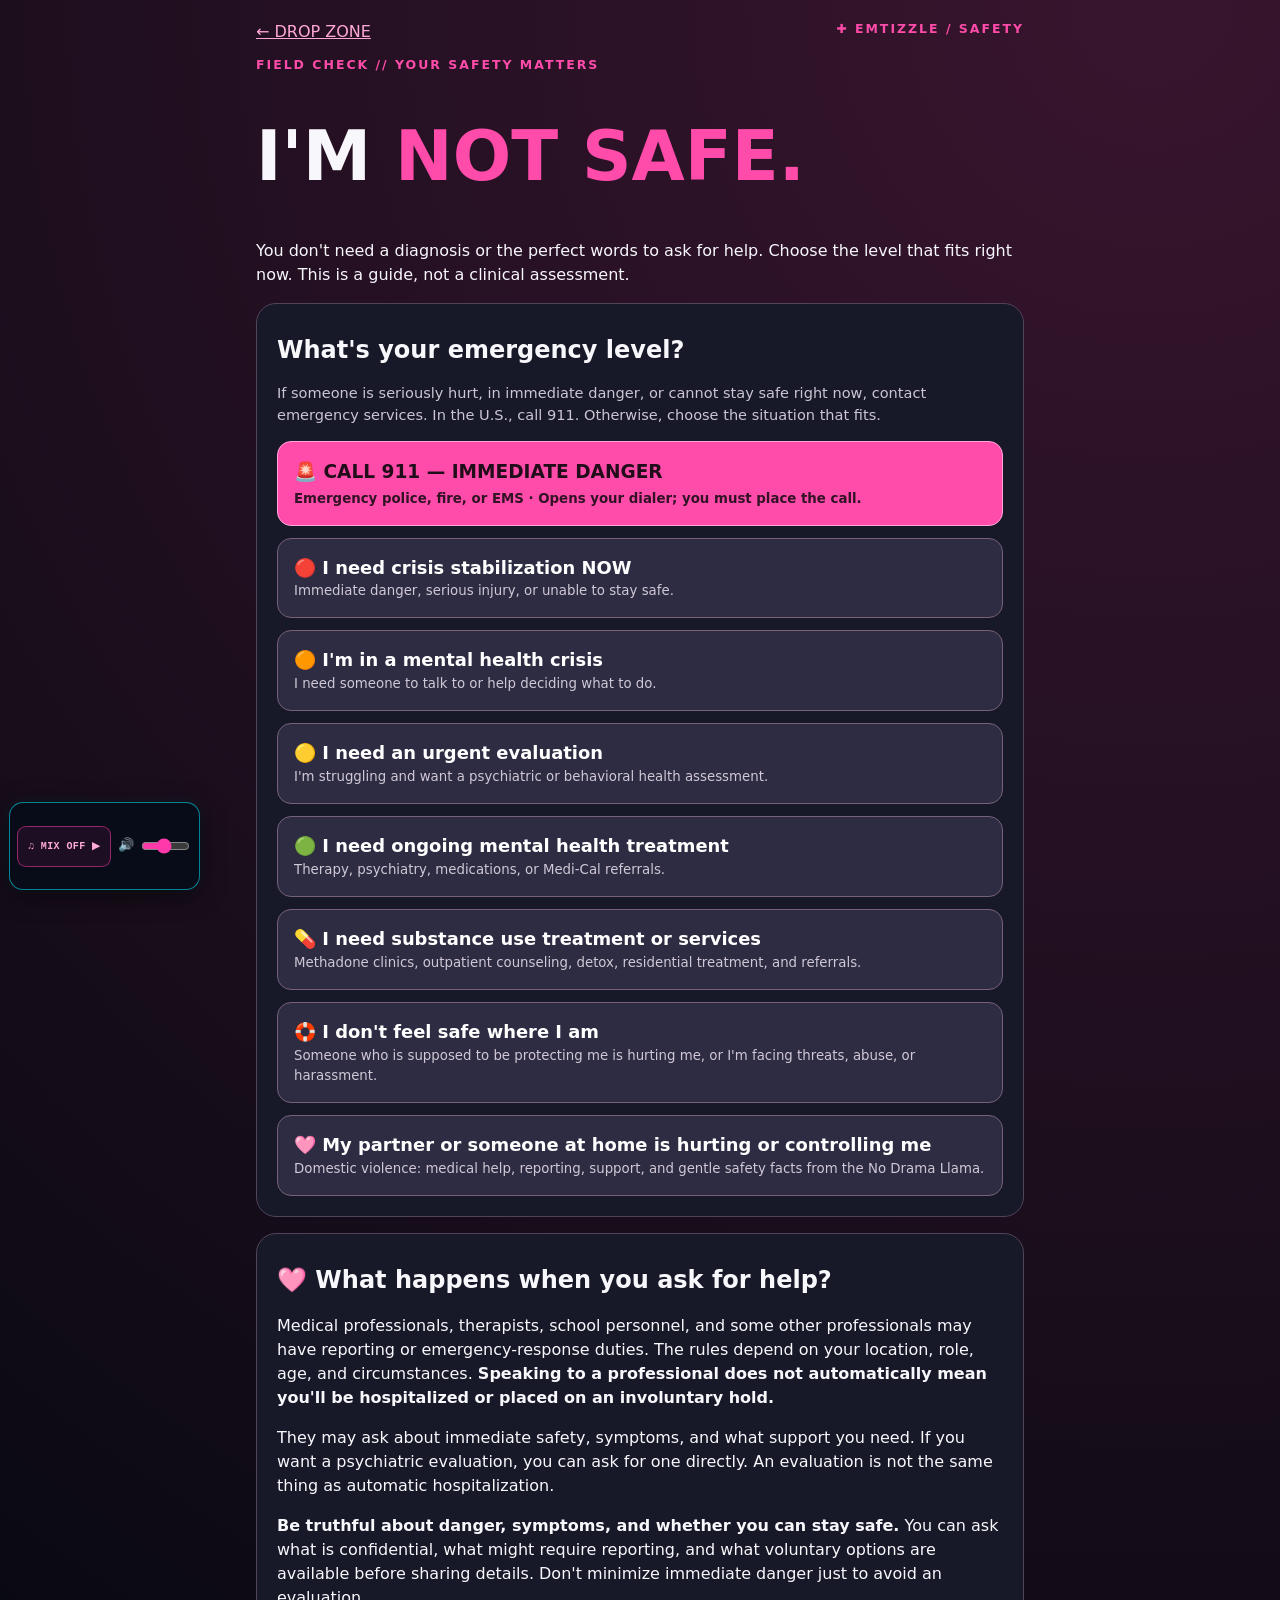
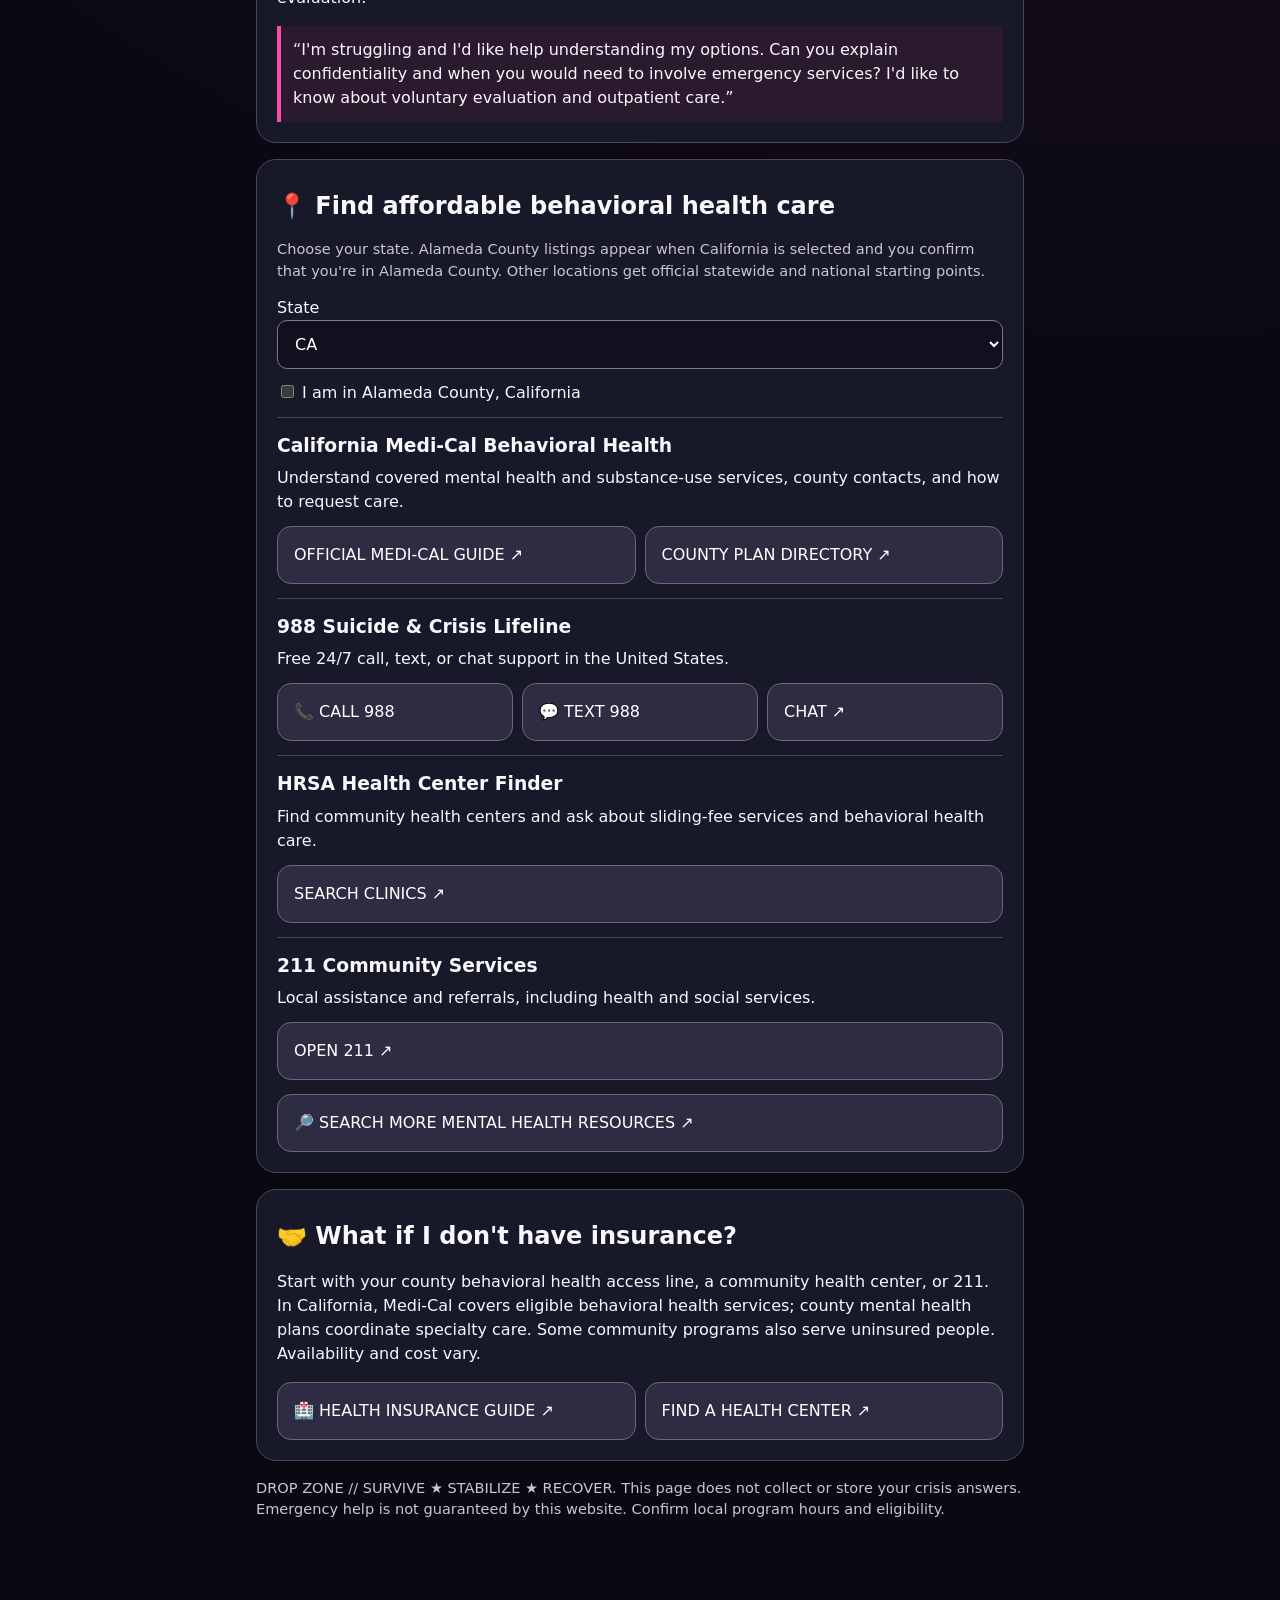
<file: safety.html>
<!doctype html><html lang="en"><head><meta charset="utf-8"><meta name="viewport" content="width=device-width,initial-scale=1"><meta name="theme-color" content="#080911"><title>I'm Not Safe // Drop Zone</title><link rel="canonical" href="https://emtizzleai.github.io/drop-zone/safety.html"><meta name="description" content="I’m Not Safe — Drop Zone guides you to immediate safety resources, emergency contacts, and practical next steps. Not an emergency dispatch service."><style>:root{color-scheme:dark;--pink:#ff4ba9}*{box-sizing:border-box}body{margin:0;background:radial-gradient(circle at 90% 0,#38152e,#080911 60%);color:#f8f7fc;font:16px/1.5 system-ui}main{max-width:800px;margin:auto;padding:20px 16px 90px}a{color:#ffa8d7}h1{font-size:clamp(2.3rem,8vw,4.3rem);line-height:1.04}h2{margin:8px 0}.tag{color:var(--pink);font-weight:900;letter-spacing:2px;font-size:.78rem}.card{background:#171828;border:1px solid #514459;border-radius:20px;padding:20px;margin:16px 0}.danger{border-color:#ef687c;background:#2b1624}.choices{display:grid;gap:12px}button,.action{display:block;background:#2d2c42;border:1px solid #766179;color:white;border-radius:14px;padding:16px;text-align:left;font:inherit;cursor:pointer;text-decoration:none;min-height:52px}.choice strong{display:block;font-size:1.12rem}.choice small{display:block;color:#d0c8d6}.action.primary{background:var(--pink);color:#210d1a;font-weight:900;border-color:var(--pink)}.actions{display:flex;gap:9px;flex-wrap:wrap}.actions>*{flex:1}.hidden{display:none}.note{color:#ccc5d3;font-size:.91rem}.resource{border-top:1px solid #4d4257;padding:14px 0}.resource h3{margin:0}.resource p{margin:6px 0 12px}select,input{background:#10101f;color:white;border:1px solid #83758a;border-radius:10px;padding:13px;font:inherit;width:100%}label{display:block;margin:12px 0}button:focus-visible,a:focus-visible,select:focus-visible,input:focus-visible{outline:3px solid #ffda70}.script{border-left:4px solid var(--pink);padding:12px;background:#2b1a2e}.badge{font-size:.8rem;color:#ffacd6;font-weight:800}.emergency-grid{display:grid;grid-template-columns:repeat(3,minmax(0,1fr));gap:8px;margin:12px 0}.emergency-grid .action{text-align:center;font-weight:900;padding:15px 4px}.emergency-grid .action span{display:block;font-size:1.8rem}.emergency-grid .action small{display:block;font-size:.75rem}.choices .action.primary.choice{border-color:#ffa6d8;text-align:left}.choices .action.primary.choice small{color:#321325;font-weight:600;margin-top:3px}.choices .action.primary.choice strong{font-size:1.16rem}</style></head><body><main><header><a href="index.html">← DROP ZONE</a> <span class="tag" style="float:right">✚ EMTIZZLE / SAFETY</span></header><p class="tag">FIELD CHECK // YOUR SAFETY MATTERS</p><h1>I'M <span style="color:var(--pink)">NOT SAFE.</span></h1><p>You don't need a diagnosis or the perfect words to ask for help. Choose the level that fits right now. This is a guide, not a clinical assessment.</p>
<section class="card" aria-labelledby="emergency-level-title"><h2 id="emergency-level-title">What's your emergency level?</h2><p class="note">If someone is seriously hurt, in immediate danger, or cannot stay safe right now, contact emergency services. In the U.S., call 911. Otherwise, choose the situation that fits.</p><div class="choices" id="choices"><a class="action primary choice" href="tel:911" aria-label="Call 911 for immediate danger in the United States"><strong>🚨 CALL 911 — IMMEDIATE DANGER</strong><small>Emergency police, fire, or EMS · Opens your dialer; you must place the call.</small></a>
<button class="choice" data-level="immediate"><strong>🔴 I need crisis stabilization NOW</strong><small>Immediate danger, serious injury, or unable to stay safe.</small></button>
<button class="choice" data-level="crisis"><strong>🟠 I'm in a mental health crisis</strong><small>I need someone to talk to or help deciding what to do.</small></button>
<button class="choice" data-level="urgent"><strong>🟡 I need an urgent evaluation</strong><small>I'm struggling and want a psychiatric or behavioral health assessment.</small></button>
<button class="choice" data-level="ongoing"><strong>🟢 I need ongoing mental health treatment</strong><small>Therapy, psychiatry, medications, or Medi-Cal referrals.</small></button>
<a class="action choice" href="substance-use.html"><strong>💊 I need substance use treatment or services</strong><small>Methadone clinics, outpatient counseling, detox, residential treatment, and referrals.</small></a>
<button class="choice" data-level="unsafe"><strong>🛟 I don't feel safe where I am</strong><small>Someone who is supposed to be protecting me is hurting me, or I'm facing threats, abuse, or harassment.</small></button>
<a class="action choice" href="domestic-violence.html"><strong>🩷 My partner or someone at home is hurting or controlling me</strong><small>Domestic violence: medical help, reporting, support, and gentle safety facts from the No Drama Llama.</small></a>
</div></section>
<section id="result" class="card hidden" aria-live="polite"><p class="tag">NEXT ACTION // EMTIZZLE FIELD GUIDE</p><h2 id="resultTitle"></h2><div id="resultBody"></div><div id="resultActions" class="actions"></div></section>
<section class="card"><h2>🩷 What happens when you ask for help?</h2><p>Medical professionals, therapists, school personnel, and some other professionals may have reporting or emergency-response duties. The rules depend on your location, role, age, and circumstances. <b>Speaking to a professional does not automatically mean you'll be hospitalized or placed on an involuntary hold.</b></p><p>They may ask about immediate safety, symptoms, and what support you need. If you want a psychiatric evaluation, you can ask for one directly. An evaluation is not the same thing as automatic hospitalization.</p><p><b>Be truthful about danger, symptoms, and whether you can stay safe.</b> You can ask what is confidential, what might require reporting, and what voluntary options are available before sharing details. Don't minimize immediate danger just to avoid an evaluation.</p><div class="script">“I'm struggling and I'd like help understanding my options. Can you explain confidentiality and when you would need to involve emergency services? I'd like to know about voluntary evaluation and outpatient care.”</div></section>
<section class="card"><h2>📍 Find affordable behavioral health care</h2><p class="note">Choose your state. Alameda County listings appear when California is selected and you confirm that you're in Alameda County. Other locations get official statewide and national starting points.</p><label>State<select id="state"></select></label><label><input id="alameda" type="checkbox" style="width:auto"> I am in Alameda County, California</label><div id="resources"></div><button id="search" class="action" style="width:100%">🔎 SEARCH MORE MENTAL HEALTH RESOURCES ↗</button></section>
<section class="card"><h2>🤝 What if I don't have insurance?</h2><p>Start with your county behavioral health access line, a community health center, or 211. In California, Medi-Cal covers eligible behavioral health services; county mental health plans coordinate specialty care. Some community programs also serve uninsured people. Availability and cost vary.</p><div class="actions"><a class="action" href="stabilization.html">🏥 HEALTH INSURANCE GUIDE ↗</a><a class="action" href="https://findahealthcenter.hrsa.gov/" target="_blank" rel="noopener">FIND A HEALTH CENTER ↗</a></div></section>
<footer class="note">DROP ZONE // SURVIVE ★ STABILIZE ★ RECOVER. This page does not collect or store your crisis answers. Emergency help is not guaranteed by this website. Confirm local program hours and eligibility.</footer></main>
<script>
const state=document.getElementById('state'),alameda=document.getElementById('alameda');const codes='AL AK AZ AR CA CO CT DE DC FL GA HI ID IL IN IA KS KY LA ME MD MA MI MN MS MO MT NE NV NH NJ NM NY NC ND OH OK OR PA RI SC SD TN TX UT VT VA WA WV WI WY'.split(' ');state.add(new Option('Select your state',''));codes.forEach(c=>state.add(new Option(c,c)));state.value='CA';
function link(label,url){const a=document.createElement('a');a.className='action';a.textContent=label;a.href=url;if(/^https?:\/\//.test(url)){a.target='_blank';a.rel='noopener noreferrer'}return a}
const levels={
immediate:['Get emergency help now','<p>Call 911 or go to an emergency department if you can do so safely. Tell the dispatcher your location, whether anyone is hurt, and if someone is threatening you. If possible, move toward a safer, staffed public place and avoid confronting the person threatening you. You can ask whether a behavioral-health-trained response team is available, but do not delay urgent help.</p><p class="note">If speaking would put you in danger, text-to-911 may be available locally. Calling is preferred when safe and possible. The call button opens the dialer but does not automatically place a call. Outside the U.S., use your local emergency number.</p>',[['📞 CALL 911','tel:911']]],
crisis:['Connect with a crisis counselor','<p>In the U.S., call or text 988 for free, 24/7 emotional crisis support. You do not have to be suicidal to reach out. A counselor can help talk through next steps. If danger becomes immediate, call 911.</p><p class="note">Crisis lines aim to help, but confidentiality has limits and emergency intervention may be considered when there is serious immediate risk. You can ask about their policies.</p>',[['📞 CALL 988','tel:988'],['💬 TEXT 988','sms:988'],['988 CHAT ↗','https://988lifeline.org/']]],
urgent:['Ask for an assessment','<p>Contact a county behavioral health access service, your health plan, or a community clinic. Say you need an urgent mental health assessment and ask about voluntary evaluation, same-day options, and cost. If you cannot stay safe while waiting, use 988 or 911 as appropriate.</p>',[['📞 CALL 988 FOR CRISIS SUPPORT','tel:988'],['COUNTY SERVICES ↗','https://www.dhcs.ca.gov/individuals/county-mental-health-plan-information/']]],
ongoing:['Find treatment you can continue','<p>Ask for outpatient therapy, psychiatry, medication management, or substance-use support. If you have Medi-Cal, ask your health plan or county mental health plan which services and providers are covered. If uninsured, ask about sliding-fee or county-funded care.</p>',[['FIND A HEALTH CENTER ↗','https://findahealthcenter.hrsa.gov/'],['MEDI-CAL BEHAVIORAL HEALTH GUIDE ↗','https://www.dhcs.ca.gov/services/mental-health-services-division-default/guide-to-medi-cal-behavioral-health-whats-covered-and-how-to-get-care/']]],
unsafe:['Get to a safer situation','<p>If someone who is supposed to protect you is hurting or threatening you, you can ask for help. If danger is immediate, call 911 when it is safe to do so and tell the dispatcher what is happening and who is involved. If possible, move to a staffed public location or contact someone you trust. For non-immediate safety planning, 211 can connect you with local services. Avoid using a monitored device if that could increase danger.</p>',[['📞 CALL 911','tel:911'],['🩷 DOMESTIC VIOLENCE HELP','domestic-violence.html'],['FIND LOCAL SUPPORT ↗','https://www.211.org/']]]};
document.querySelectorAll('[data-level]').forEach(b=>b.onclick=()=>{const [title,body,links]=levels[b.dataset.level],root=document.getElementById('result');root.classList.remove('hidden');document.getElementById('resultTitle').textContent=title;document.getElementById('resultBody').innerHTML=body;const actions=document.getElementById('resultActions');actions.replaceChildren();links.forEach(([label,url])=>actions.append(link(label,url)));root.scrollIntoView({behavior:'smooth',block:'start'})});
function card(title,desc,actions){const d=document.createElement('article');d.className='resource';const h=document.createElement('h3');h.textContent=title;const p=document.createElement('p');p.textContent=desc;const row=document.createElement('div');row.className='actions';actions.forEach(([t,u])=>row.append(link(t,u)));d.append(h,p,row);return d}
function render(){const root=document.getElementById('resources');root.replaceChildren();alameda.disabled=state.value!=='CA';if(state.value!=='CA')alameda.checked=false;
if(state.value==='CA'&&alameda.checked){root.append(card('Alameda County First Step — Behavioral Health','24/7 call/text screening and referrals. Serves people with Medi-Cal and those uninsured or underinsured. This is not an emergency crisis line.',[['📞 800-491-9099','tel:18004919099'],['OFFICIAL INFO ↗','https://health.alamedacountyca.gov/division/first-step/']]));root.append(card('Alameda County Crisis Services','County behavioral health crisis contact. If danger is immediate, call 911.',[['📞 510-891-5600','tel:15108915600'],['COUNTY SITE ↗','https://health.alamedacountyca.gov/department/behavioral-health-department/']]));root.append(card('Crisis Support Services of Alameda County','Local crisis support line. Ask about confidential support and local options.',[['📞 800-309-2131','tel:18003092131'],['COUNTY RESOURCE ↗','https://health.alamedacountyca.gov/need-assistance/urgent-care/']]))}
if(state.value==='CA'){root.append(card('California Medi-Cal Behavioral Health','Understand covered mental health and substance-use services, county contacts, and how to request care.',[['OFFICIAL MEDI-CAL GUIDE ↗','https://www.dhcs.ca.gov/services/mental-health-services-division-default/guide-to-medi-cal-behavioral-health-whats-covered-and-how-to-get-care/'],['COUNTY PLAN DIRECTORY ↗','https://www.dhcs.ca.gov/individuals/county-mental-health-plan-information/']]))}
else{root.append(card('Find your state Medicaid agency','Ask about behavioral health coverage and provider referrals. Medicaid eligibility and services vary by state.',[['STATE MEDICAID DIRECTORY ↗','https://www.medicaid.gov/about-us/where-can-people-get-help-medicaid-chip/index.html']]))}
root.append(card('988 Suicide & Crisis Lifeline','Free 24/7 call, text, or chat support in the United States.',[['📞 CALL 988','tel:988'],['💬 TEXT 988','sms:988'],['CHAT ↗','https://988lifeline.org/']]));
root.append(card('HRSA Health Center Finder','Find community health centers and ask about sliding-fee services and behavioral health care.',[['SEARCH CLINICS ↗','https://findahealthcenter.hrsa.gov/']]));
root.append(card('211 Community Services','Local assistance and referrals, including health and social services.',[['OPEN 211 ↗','https://www.211.org/']]))}
state.onchange=render;alameda.onchange=render;document.getElementById('search').onclick=()=>window.open('https://www.google.com/search?q='+encodeURIComponent('low cost behavioral health mental health clinic Medicaid '+(alameda.checked?'Alameda County California':state.value)),'_blank','noopener,noreferrer');render();
</script><script src="soundtrack.js?v=dropzone-radio-20261114" defer></script></body></html>
</file>
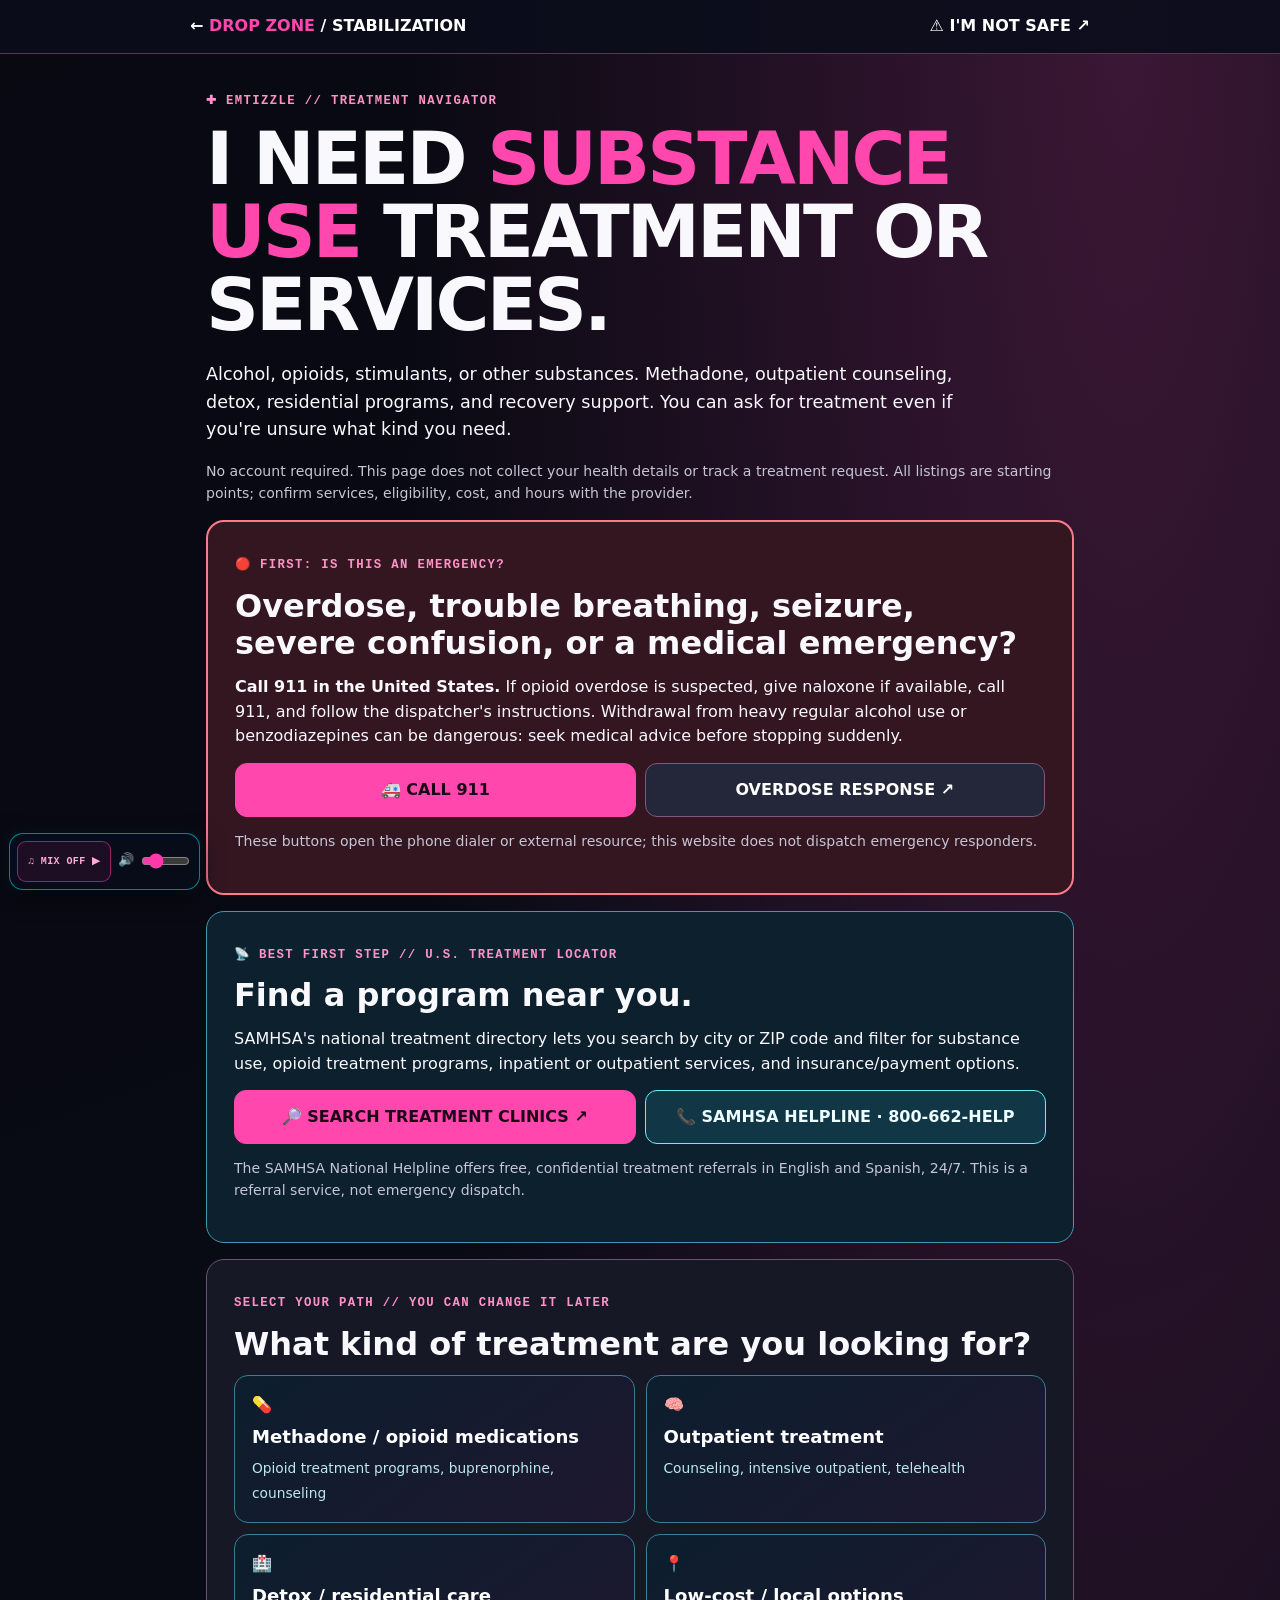
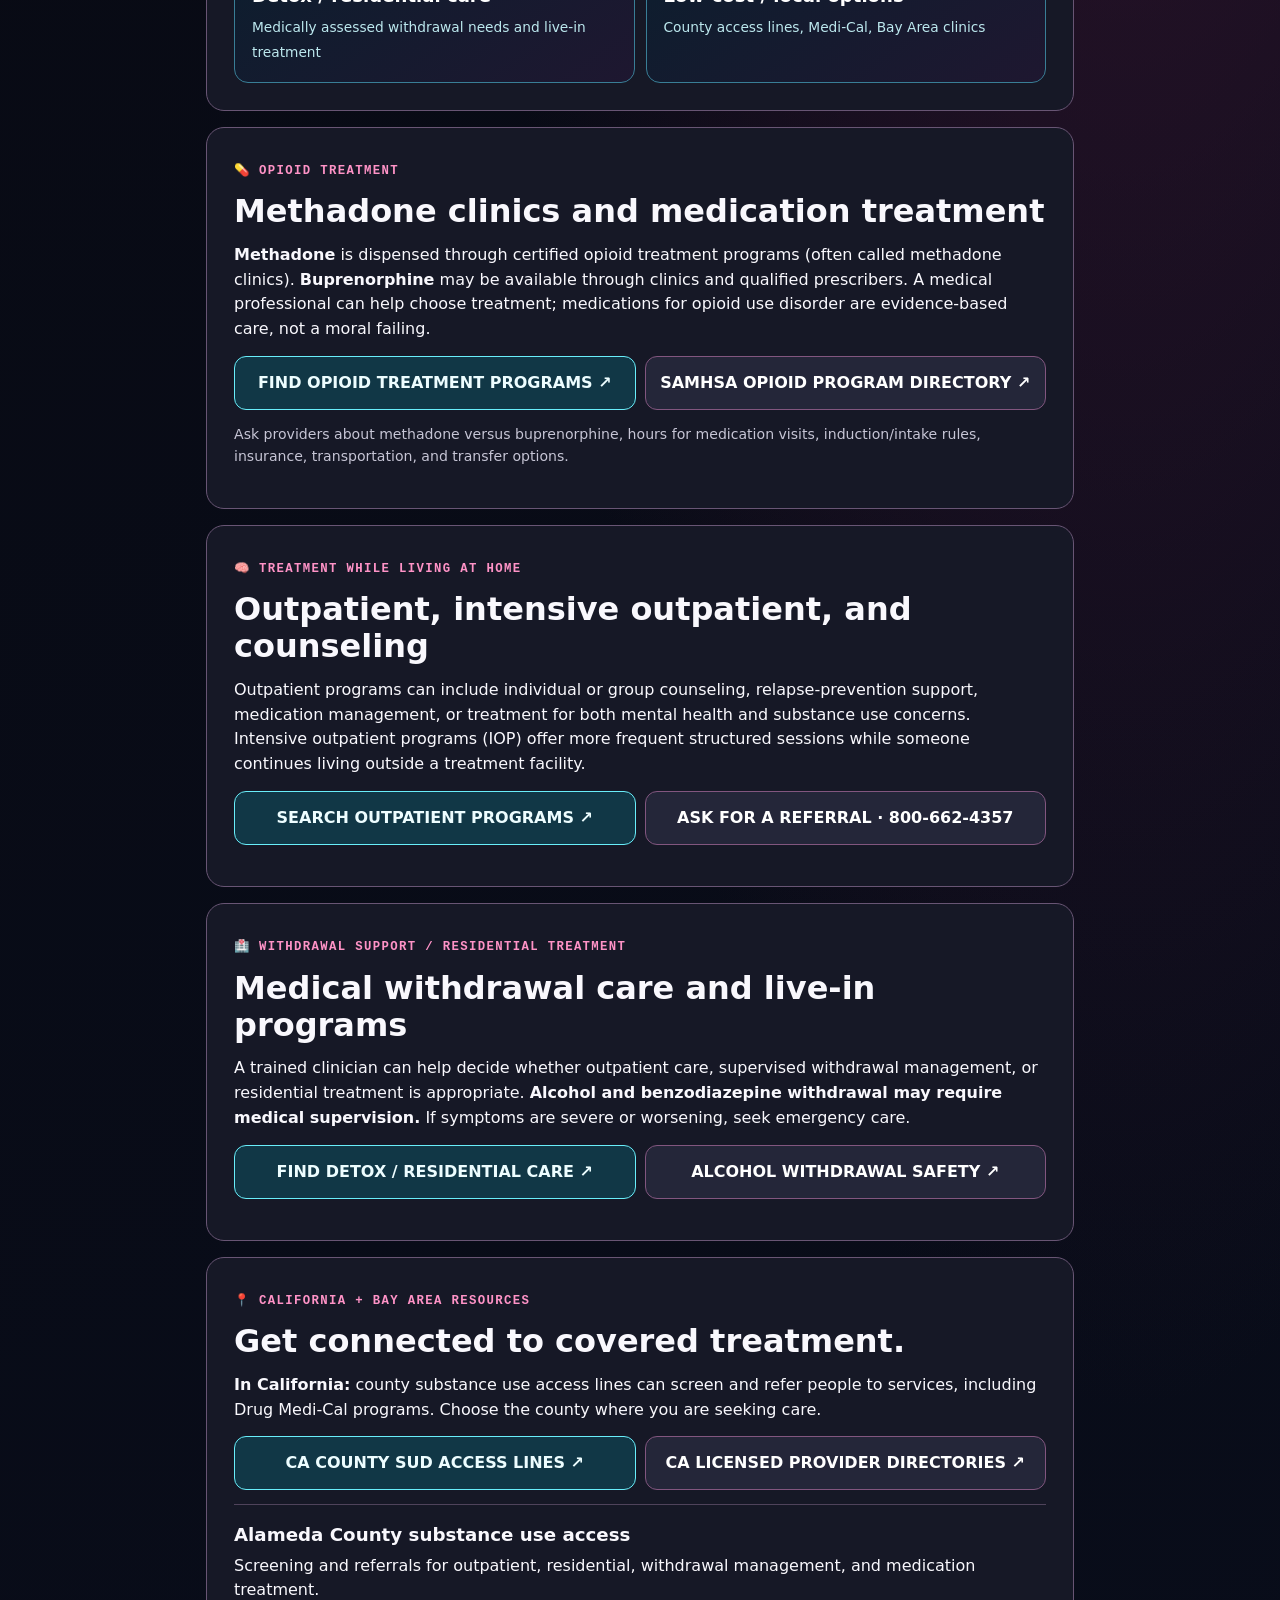
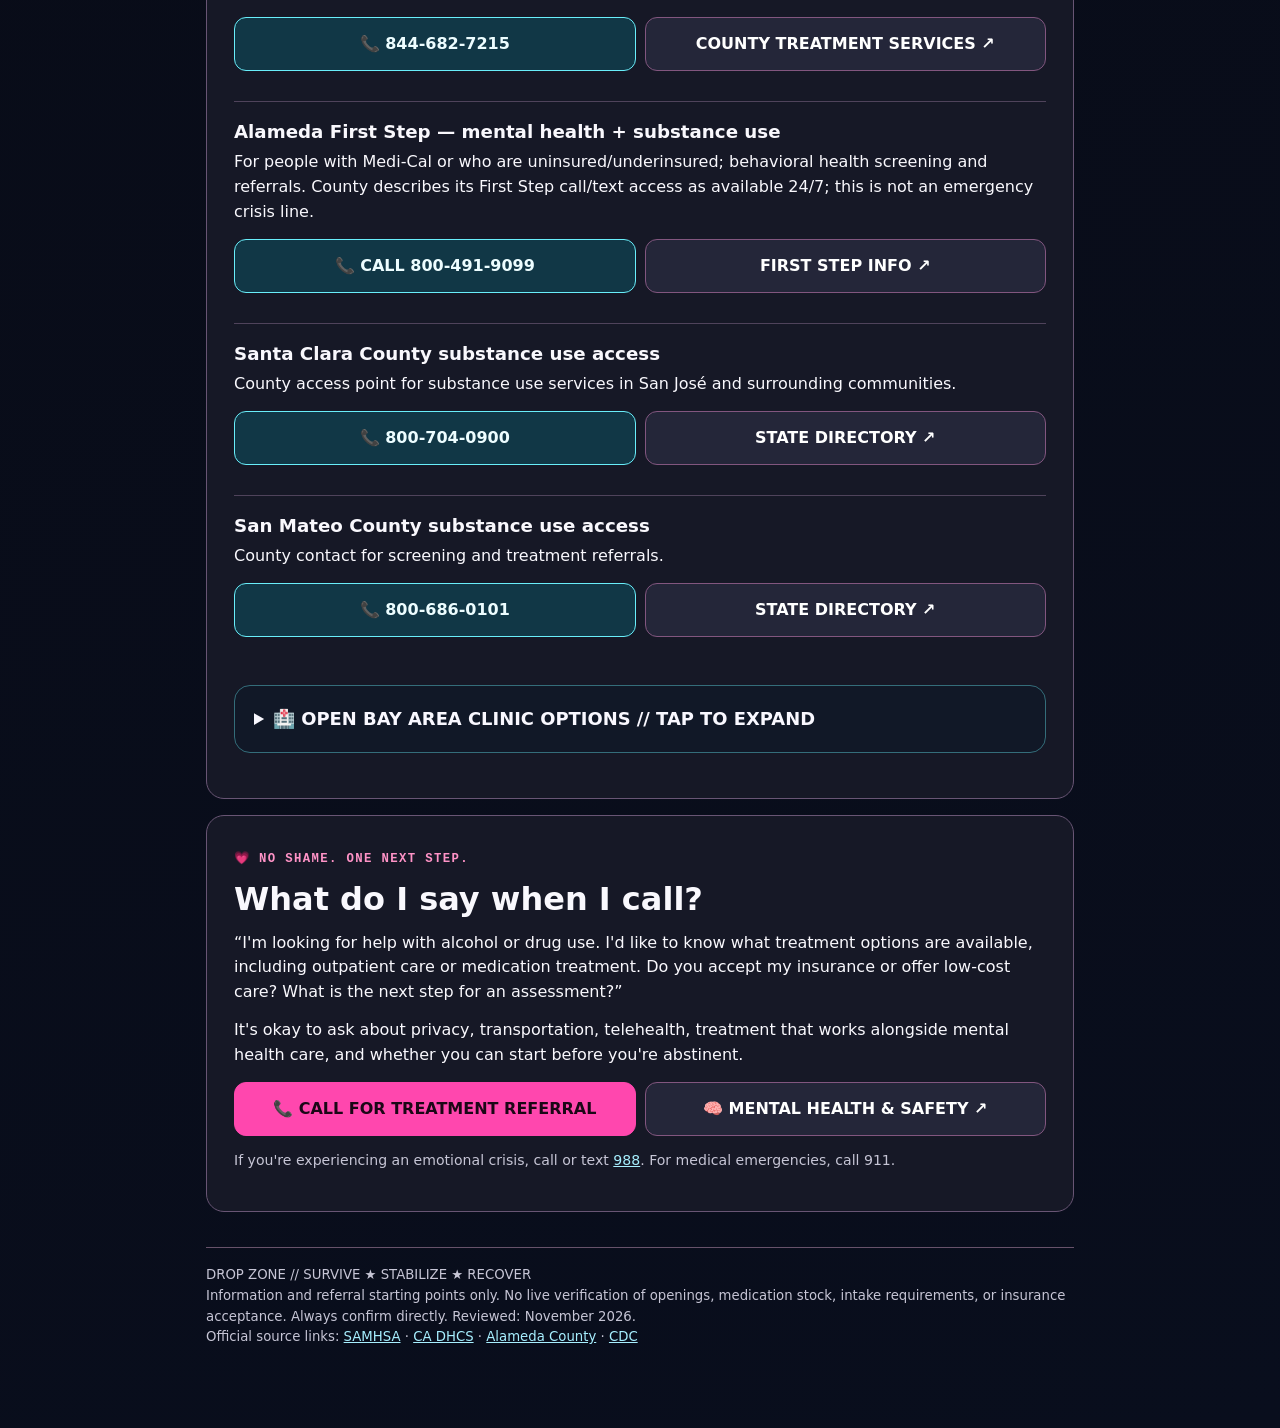
<file: substance-use.html>
<!doctype html>
<html lang="en">
<head>
<meta charset="utf-8">
<meta name="viewport" content="width=device-width,initial-scale=1">
<meta name="theme-color" content="#080911">
<link rel="canonical" href="https://emtizzleai.github.io/drop-zone/substance-use.html">
<meta name="description" content="Find substance use treatment: methadone clinics, buprenorphine, outpatient counseling, detox, residential care, and low-cost local support. Drop Zone by EMTizzle AI.">
<title>Find Substance Use Treatment & Services | DROP ZONE</title>
<style>
:root{color-scheme:dark;--pink:#ff47ae;--cyan:#69eefa;--bg:#080911;--panel:#161826;--muted:#c6c5d5}
*{box-sizing:border-box}html{scroll-behavior:smooth}
body{margin:0;min-height:100vh;background:radial-gradient(ellipse at 88% 0,#3b1735,transparent 46%),linear-gradient(160deg,#080911,#090e1d);color:#f9f8fd;font:16px/1.55 system-ui,-apple-system,sans-serif}
header{border-bottom:1px solid #523952;background:#0b0e1ce9;position:sticky;top:0;z-index:2;padding:14px max(16px,calc((100vw - 900px)/2));display:flex;justify-content:space-between;align-items:center;gap:12px}
header a{color:#fff;text-decoration:none;font-weight:850}header b{color:var(--pink)}
main{max-width:900px;margin:auto;padding:26px 16px 80px}
h1{font-size:clamp(2.6rem,8.5vw,4.6rem);line-height:.99;letter-spacing:-.04em;margin:12px 0 20px}h1 em{font-style:normal;color:var(--pink)}
h2{font-size:clamp(1.4rem,4vw,2rem);line-height:1.17;margin:0 0 12px}h3{font-size:1.14rem;margin:0 0 4px}
a{color:#a7efff}a:focus-visible,button:focus-visible,summary:focus-visible{outline:3px solid #fff39b;outline-offset:3px}
.tag{font:800 .77rem/1.5 ui-monospace,monospace;letter-spacing:.11em;color:#ff93c7}
.lead{font-size:1.1rem;max-width:67ch}
.card{background:var(--panel);border:1px solid #685574;border-radius:18px;padding:clamp(17px,3.6vw,27px);margin:16px 0}
.card.alert{background:#341621;border:2px solid #fb7a8b}.card.cyan{background:#0c202e;border-color:#3d9bad}
.card p{margin:7px 0 13px}
.action-row{display:grid;grid-template-columns:repeat(auto-fit,minmax(215px,1fr));gap:9px;margin:14px 0}
.btn{display:flex;align-items:center;justify-content:center;text-align:center;padding:13px;min-height:54px;border-radius:12px;background:#242639;border:1px solid #82567f;color:#fff;font-weight:850;text-decoration:none;line-height:1.25}
.btn.primary{background:var(--pink);border-color:var(--pink);color:#1b0716}
.btn.cyan{background:#113746;border-color:var(--cyan);color:#edfdff}
.btn:hover{filter:brightness(1.18)}
.note{color:var(--muted);font-size:.88rem}
.tilegrid{display:grid;grid-template-columns:repeat(2,minmax(0,1fr));gap:11px}
.tile{display:block;border:1px solid #397e96;background:linear-gradient(145deg,#0c1e2e,#1e1730);padding:17px;border-radius:14px;text-decoration:none;color:white}
.tile strong{display:block;margin:5px 0;font-size:1.13rem}.tile small{font-size:.86rem;color:#bce8ee}
.provider{border-top:1px solid #4f435b;padding:16px 0}.provider:first-of-type{border-top:0}.provider p{margin:4px 0 8px}
.provider .label{color:#c5e9f0;font-size:.85rem}
.details{background:#111827;border:1px solid #346d7a;border-radius:16px;margin:18px 0;overflow:hidden}
details>summary{cursor:pointer;padding:19px;font-weight:900;color:#f9f8ff;font-size:1.12rem}
details>div{padding:0 19px 20px}
details li,ul li{margin:8px 0}
.pill{display:inline-block;margin:5px 6px 4px 0;padding:5px 10px;border:1px solid #765d7b;border-radius:20px;color:#f2cde2;font-size:.85rem}
footer{border-top:1px solid #67526a;color:var(--muted);font-size:.83rem;margin-top:35px;padding-top:17px}
@media(max-width:650px){.tilegrid{grid-template-columns:1fr}.action-row{grid-template-columns:1fr}}
@media(prefers-reduced-motion:reduce){html{scroll-behavior:auto}}
</style>
</head>
<body>
<header><a href="stabilization.html">← <b>DROP ZONE</b> / STABILIZATION</a><a href="safety.html">⚠ I'M NOT SAFE ↗</a></header>
<main>
<p class="tag">✚ EMTIZZLE // TREATMENT NAVIGATOR</p>
<h1>I NEED <em>SUBSTANCE USE</em> TREATMENT OR SERVICES.</h1>
<p class="lead">Alcohol, opioids, stimulants, or other substances. Methadone, outpatient counseling, detox, residential programs, and recovery support. You can ask for treatment even if you're unsure what kind you need.</p>
<p class="note">No account required. This page does not collect your health details or track a treatment request. All listings are starting points; confirm services, eligibility, cost, and hours with the provider.</p>

<section class="card alert" aria-label="Medical emergency">
<p class="tag">🔴 FIRST: IS THIS AN EMERGENCY?</p>
<h2>Overdose, trouble breathing, seizure, severe confusion, or a medical emergency?</h2>
<p><strong>Call 911 in the United States.</strong> If opioid overdose is suspected, give naloxone if available, call 911, and follow the dispatcher's instructions. Withdrawal from heavy regular alcohol use or benzodiazepines can be dangerous: seek medical advice before stopping suddenly.</p>
<div class="action-row"><a class="btn primary" href="tel:911">🚑 CALL 911</a><a class="btn" href="https://www.cdc.gov/stop-overdose/response/index.html" target="_blank" rel="noopener noreferrer">OVERDOSE RESPONSE ↗</a></div>
<p class="note">These buttons open the phone dialer or external resource; this website does not dispatch emergency responders.</p>
</section>

<section class="card cyan" id="start">
<p class="tag">📡 BEST FIRST STEP // U.S. TREATMENT LOCATOR</p>
<h2>Find a program near you.</h2>
<p>SAMHSA's national treatment directory lets you search by city or ZIP code and filter for substance use, opioid treatment programs, inpatient or outpatient services, and insurance/payment options.</p>
<div class="action-row"><a class="btn primary" href="https://findtreatment.gov/locator" target="_blank" rel="noopener noreferrer">🔎 SEARCH TREATMENT CLINICS ↗</a><a class="btn cyan" href="tel:18006624357">📞 SAMHSA HELPLINE · 800-662-HELP</a></div>
<p class="note">The SAMHSA National Helpline offers free, confidential treatment referrals in English and Spanish, 24/7. This is a referral service, not emergency dispatch.</p>
</section>

<section class="card" id="type">
<p class="tag">SELECT YOUR PATH // YOU CAN CHANGE IT LATER</p>
<h2>What kind of treatment are you looking for?</h2>
<div class="tilegrid">
<a class="tile" href="#opioid"><span aria-hidden="true">💊</span><strong>Methadone / opioid medications</strong><small>Opioid treatment programs, buprenorphine, counseling</small></a>
<a class="tile" href="#outpatient"><span aria-hidden="true">🧠</span><strong>Outpatient treatment</strong><small>Counseling, intensive outpatient, telehealth</small></a>
<a class="tile" href="#detox"><span aria-hidden="true">🏥</span><strong>Detox / residential care</strong><small>Medically assessed withdrawal needs and live-in treatment</small></a>
<a class="tile" href="#local"><span aria-hidden="true">📍</span><strong>Low-cost / local options</strong><small>County access lines, Medi-Cal, Bay Area clinics</small></a>
</div>
</section>

<section class="card" id="opioid">
<p class="tag">💊 OPIOID TREATMENT</p>
<h2>Methadone clinics and medication treatment</h2>
<p><strong>Methadone</strong> is dispensed through certified opioid treatment programs (often called methadone clinics). <strong>Buprenorphine</strong> may be available through clinics and qualified prescribers. A medical professional can help choose treatment; medications for opioid use disorder are evidence-based care, not a moral failing.</p>
<div class="action-row"><a class="btn cyan" href="https://findtreatment.gov/locator" target="_blank" rel="noopener noreferrer">FIND OPIOID TREATMENT PROGRAMS ↗</a><a class="btn" href="https://www.samhsa.gov/substance-use/treatment/find-treatment" target="_blank" rel="noopener noreferrer">SAMHSA OPIOID PROGRAM DIRECTORY ↗</a></div>
<p class="note">Ask providers about methadone versus buprenorphine, hours for medication visits, induction/intake rules, insurance, transportation, and transfer options.</p>
</section>

<section class="card" id="outpatient">
<p class="tag">🧠 TREATMENT WHILE LIVING AT HOME</p>
<h2>Outpatient, intensive outpatient, and counseling</h2>
<p>Outpatient programs can include individual or group counseling, relapse-prevention support, medication management, or treatment for both mental health and substance use concerns. Intensive outpatient programs (IOP) offer more frequent structured sessions while someone continues living outside a treatment facility.</p>
<div class="action-row"><a class="btn cyan" href="https://findtreatment.gov/locator" target="_blank" rel="noopener noreferrer">SEARCH OUTPATIENT PROGRAMS ↗</a><a class="btn" href="tel:18006624357">ASK FOR A REFERRAL · 800-662-4357</a></div>
</section>

<section class="card" id="detox">
<p class="tag">🏥 WITHDRAWAL SUPPORT / RESIDENTIAL TREATMENT</p>
<h2>Medical withdrawal care and live-in programs</h2>
<p>A trained clinician can help decide whether outpatient care, supervised withdrawal management, or residential treatment is appropriate. <strong>Alcohol and benzodiazepine withdrawal may require medical supervision.</strong> If symptoms are severe or worsening, seek emergency care.</p>
<div class="action-row"><a class="btn cyan" href="https://findtreatment.gov/locator" target="_blank" rel="noopener noreferrer">FIND DETOX / RESIDENTIAL CARE ↗</a><a class="btn" href="https://www.medlineplus.gov/ency/article/000764.htm" target="_blank" rel="noopener noreferrer">ALCOHOL WITHDRAWAL SAFETY ↗</a></div>
</section>

<section class="card" id="local">
<p class="tag">📍 CALIFORNIA + BAY AREA RESOURCES</p>
<h2>Get connected to covered treatment.</h2>
<p><strong>In California:</strong> county substance use access lines can screen and refer people to services, including Drug Medi-Cal programs. Choose the county where you are seeking care.</p>
<div class="action-row">
<a class="btn cyan" href="https://www.dhcs.ca.gov/individuals/substance-use-disorder-county-access-lines/" target="_blank" rel="noopener noreferrer">CA COUNTY SUD ACCESS LINES ↗</a>
<a class="btn" href="https://www.dhcs.ca.gov/providers-partners/directories-for-substance-use-disorder-services/" target="_blank" rel="noopener noreferrer">CA LICENSED PROVIDER DIRECTORIES ↗</a>
</div>
<div class="provider"><h3>Alameda County substance use access</h3><p>Screening and referrals for outpatient, residential, withdrawal management, and medication treatment.</p><div class="action-row"><a class="btn cyan" href="tel:18446827215">📞 844-682-7215</a><a class="btn" href="https://www.acbhcs.org/substance-use-treatment/" target="_blank" rel="noopener noreferrer">COUNTY TREATMENT SERVICES ↗</a></div></div>
<div class="provider"><h3>Alameda First Step — mental health + substance use</h3><p>For people with Medi-Cal or who are uninsured/underinsured; behavioral health screening and referrals. County describes its First Step call/text access as available 24/7; this is not an emergency crisis line.</p><div class="action-row"><a class="btn cyan" href="tel:18004919099">📞 CALL 800-491-9099</a><a class="btn" href="https://health.alamedacountyca.gov/division/first-step/" target="_blank" rel="noopener noreferrer">FIRST STEP INFO ↗</a></div></div>
<div class="provider"><h3>Santa Clara County substance use access</h3><p>County access point for substance use services in San José and surrounding communities.</p><div class="action-row"><a class="btn cyan" href="tel:18007040900">📞 800-704-0900</a><a class="btn" href="https://www.dhcs.ca.gov/individuals/substance-use-disorder-county-access-lines/" target="_blank" rel="noopener noreferrer">STATE DIRECTORY ↗</a></div></div>
<div class="provider"><h3>San Mateo County substance use access</h3><p>County contact for screening and treatment referrals.</p><div class="action-row"><a class="btn cyan" href="tel:18006860101">📞 800-686-0101</a><a class="btn" href="https://www.dhcs.ca.gov/individuals/substance-use-disorder-county-access-lines/" target="_blank" rel="noopener noreferrer">STATE DIRECTORY ↗</a></div></div>
<details class="details">
<summary>🏥 OPEN BAY AREA CLINIC OPTIONS // TAP TO EXPAND</summary>
<div>
<p class="note">Examples with provider or government source pages, not confirmed vacancies. Call before traveling. Eligibility and fees vary.</p>
<div class="provider"><h3>MedMark Treatment Centers — Hayward</h3><span class="pill">Methadone</span><span class="pill">Buprenorphine</span><span class="pill">Counseling</span><p>795 Fletcher Lane, Hayward, CA 94544. Opioid treatment clinic offering medication treatment and counseling.</p><div class="action-row"><a class="btn cyan" href="tel:15106054775">📞 510-605-4775</a><a class="btn" href="https://medmark.com/locations/california/hayward" target="_blank" rel="noopener noreferrer">CLINIC DETAILS ↗</a></div></div>
<div class="provider"><h3>BAART Programs — Oakland</h3><span class="pill">Opioid treatment</span><span class="pill">Medication-assisted care</span><p>1124 International Boulevard, Oakland, CA 94606. Opioid treatment services; ask about medication options and admissions.</p><div class="action-row"><a class="btn cyan" href="tel:15109302040">📞 510-930-2040</a><a class="btn" href="https://baartprograms.com/locations/california/oakland" target="_blank" rel="noopener noreferrer">CLINIC DETAILS ↗</a></div></div>
<div class="provider"><h3>Alameda Health System — Bridge Clinic</h3><span class="pill">Low-barrier treatment</span><span class="pill">Buprenorphine / medications</span><span class="pill">Referrals</span><p>Highland Hospital campus, Oakland. County describes same-day in-person and phone visits; call or text for entry instructions and costs.</p><div class="action-row"><a class="btn cyan" href="tel:15105452765">📞 510-545-2765</a><a class="btn" href="https://health.alamedacountyca.gov/opioid-treatment-and-support/" target="_blank" rel="noopener noreferrer">COUNTY BRIDGE CLINIC INFO ↗</a></div></div>
<div class="provider"><h3>Alameda County — outpatient and residential network</h3><p>Access programs for group/individual outpatient counseling, residential care, withdrawal management, and recovery housing. Request a referral based on your needs.</p><div class="action-row"><a class="btn cyan" href="tel:18446827215">📞 844-682-7215</a><a class="btn" href="https://health.alamedacountyca.gov/details-alameda-county-substance-use-access-referral-helpline/" target="_blank" rel="noopener noreferrer">TREATMENT TYPES ↗</a></div></div>
</div>
</details>
</section>

<section class="card">
<p class="tag">💗 NO SHAME. ONE NEXT STEP.</p>
<h2>What do I say when I call?</h2>
<p>“I'm looking for help with alcohol or drug use. I'd like to know what treatment options are available, including outpatient care or medication treatment. Do you accept my insurance or offer low-cost care? What is the next step for an assessment?”</p>
<p>It's okay to ask about privacy, transportation, telehealth, treatment that works alongside mental health care, and whether you can start before you're abstinent.</p>
<div class="action-row"><a class="btn primary" href="tel:18006624357">📞 CALL FOR TREATMENT REFERRAL</a><a class="btn" href="safety.html">🧠 MENTAL HEALTH & SAFETY ↗</a></div>
<p class="note">If you're experiencing an emotional crisis, call or text <a href="tel:988">988</a>. For medical emergencies, call 911.</p>
</section>
<footer>
DROP ZONE // SURVIVE ★ STABILIZE ★ RECOVER<br>
Information and referral starting points only. No live verification of openings, medication stock, intake requirements, or insurance acceptance. Always confirm directly. Reviewed: November 2026.<br>
Official source links: <a href="https://www.samhsa.gov/find-help/locators" target="_blank" rel="noopener noreferrer">SAMHSA</a> · <a href="https://www.dhcs.ca.gov/providers-partners/directories-for-substance-use-disorder-services/" target="_blank" rel="noopener noreferrer">CA DHCS</a> · <a href="https://health.alamedacountyca.gov/division/first-step/" target="_blank" rel="noopener noreferrer">Alameda County</a> · <a href="https://www.cdc.gov/stop-overdose/response/index.html" target="_blank" rel="noopener noreferrer">CDC</a>
</footer>
</main>
<script src="soundtrack.js?v=dropzone-radio-20261114" defer></script></body>
</html>
</file>
<file: style.css>
@import url('https://fonts.googleapis.com/css2?family=Barlow+Condensed:wght@600;800;900&family=IBM+Plex+Mono:wght@400;600&display=swap');*{box-sizing:border-box}html{scroll-behavior:smooth}body{margin:0;min-height:100vh;background:#050711;color:#f5f5f5;font-family:'IBM Plex Mono',monospace;background-image:radial-gradient(circle at 85% 15%,#ff18a322,transparent 28%),radial-gradient(circle at 25% 55%,#00eaff16,transparent 30%),linear-gradient(#00eaff08 1px,transparent 1px),linear-gradient(90deg,#00eaff08 1px,transparent 1px);background-size:auto,auto,34px 34px,34px 34px}body:before{content:"";position:fixed;inset:0;pointer-events:none;background:linear-gradient(transparent 50%,#0003 50%);background-size:100% 4px;opacity:.22}header{height:82px;padding:0 max(20px,calc((100vw - 1180px)/2));display:flex;align-items:center;justify-content:space-between;border-bottom:1px solid #00eaff55;background:#050711e8;backdrop-filter:blur(12px);position:sticky;top:0;z-index:9}.brand b{display:block;font:900 34px 'Barlow Condensed';letter-spacing:1px;text-shadow:3px 0 #00eaff,-3px 0 #ff19aa}.brand b span{color:#ff20ad}.brand small{font-size:8px;letter-spacing:4px;color:#c7c7c7}.signal{font-size:9px;color:#00f6ff;letter-spacing:1px}main{max-width:1180px;margin:auto;padding:48px 20px 100px}.hidden{display:none!important}.hero{display:grid;grid-template-columns:1.35fr .65fr;gap:18px}.console,.mediccard{border:1px solid #00eaff66;background:#070b16dd;box-shadow:0 0 30px #00d9ff10}.console{padding:clamp(25px,5vw,60px)}.tag{font-size:10px;color:#ff28b2;letter-spacing:2px;margin:0 0 18px}h1,h2,h3{font-family:'Barlow Condensed';text-transform:uppercase;line-height:.88;margin:0}h1{font-size:clamp(65px,10vw,125px);font-weight:900;letter-spacing:-3px}h1 i{font-style:normal;color:#ff28b2;text-shadow:4px 4px #00dbea}h2{font-size:clamp(52px,8vw,86px);font-weight:900;letter-spacing:-2px}.lead{max-width:660px;color:#bbc4cc;line-height:1.7;margin:28px 0}aside{border:1px solid #00eaff88;background:#07111d;padding:18px 20px;margin:28px 0;box-shadow:5px 5px #ff1dab22}aside b{font-size:10px;color:#ff28b2}aside p{line-height:1.55;margin:8px 0 0}.go,.callmedic{border:1px solid #ff28b2;background:#170916;color:#fff;padding:16px 22px;font:800 20px 'Barlow Condensed';letter-spacing:1px;box-shadow:0 0 20px #ff28b255,inset 0 0 18px #ff28b21c;cursor:pointer}.go:hover,.callmedic:hover{background:#ff28b2;color:#050711}.micro{font-size:8px;color:#697582;letter-spacing:1px}.mediccard{padding:14px;display:flex;flex-direction:column}.portrait{min-height:510px;display:flex;align-items:end;background:radial-gradient(circle at 50% 30%,#ff28b233,transparent 35%),linear-gradient(145deg,#10162c,#070911 60%,#1a0719);border:1px solid #ff28b255;overflow:hidden;position:relative}.portrait:before{content:"EMTIZZLE";position:absolute;right:-10px;top:30px;font:900 72px 'Barlow Condensed';color:#ffffff08;transform:rotate(90deg)}.medicart{padding:32px 24px;width:100%;background:linear-gradient(transparent,#050711ee)}.medicart>span{display:grid;place-items:center;width:52px;height:52px;border:2px solid #ff28b2;border-radius:50%;color:#ff28b2;font-size:28px;box-shadow:0 0 24px #ff28b277}.medicart b{display:block;font:900 48px 'Barlow Condensed';color:#ff28b2}.medicart small{color:#00eaff;letter-spacing:3px}.medicart p{font-size:9px;line-height:1.7;color:#9ea9b5}.mediccard>button{margin-top:14px;border:1px solid #ff28b2;background:#170916;color:#ff5bc2;padding:18px;font:800 24px 'Barlow Condensed';box-shadow:0 0 20px #ff28b244;cursor:pointer}.mediccard>p{text-align:center;font-size:8px;color:#00eaff}.back{border:1px solid #273a49;background:#080b14;color:#8da1b0;padding:10px 14px;font:600 9px 'IBM Plex Mono';cursor:pointer;margin-bottom:35px}.priority{display:grid;grid-template-columns:repeat(3,1fr);gap:10px;margin:30px 0 12px}.priority button,.grid button{background:#080e19;color:white;text-align:center;cursor:pointer}.priority button{min-height:145px;padding:20px;border:1px solid}.priority button>b,.priority button>small{display:block}.priority button>b{font:800 24px 'Barlow Condensed';margin:12px 0 6px}.priority button>small{font-size:9px}.priority .red{border-color:#ff3d5f;color:#ff7189;box-shadow:inset 0 0 25px #ff23441a}.priority .yellow{border-color:#ffd63d;color:#ffe071}.priority .green{border-color:#38f28a;color:#72ffae}.grid{display:grid;grid-template-columns:repeat(4,1fr);gap:10px}.grid button{min-height:115px;border:1px solid #00dff077;padding:18px;font-size:21px}.grid button:hover{border-color:#ff28b2}.grid b,.grid small{display:block}.grid b{font:800 19px 'Barlow Condensed';margin-top:10px}.grid small{font-size:8px;color:#8999a5;margin-top:6px}label{display:block;margin-top:30px;color:#8999a5;font-size:10px}label strong{float:right;color:#ff28b2;font-size:18px}input[type=range]{display:block;width:100%;margin-top:20px;accent-color:#ff28b2}.label{font-size:10px;color:#8999a5;margin-top:30px}.chips{display:flex;gap:8px;flex-wrap:wrap}.chips button{border:1px solid #17495c;background:#080e19;color:#9caeba;padding:12px 14px;font-family:inherit;cursor:pointer}.chips button.on{border-color:#ff28b2;color:#ff5bc2;box-shadow:0 0 15px #ff28b233}.missionhead{display:flex;justify-content:space-between;align-items:start;gap:20px}.statusbar{display:grid;grid-template-columns:2fr 1fr 1fr;gap:8px;margin:25px 0}.statusbar>div{border:1px solid #00eaff44;background:#080e19;padding:13px}.statusbar small{display:block;font-size:8px;color:#657b89}.statusbar b{font-size:11px;color:#00eaff}.mission{border:1px solid #173a49;border-left:4px solid #ff28b2;background:#080e19;padding:20px 22px;margin:10px 0}.mission.done{opacity:.4;border-left-color:#00eaff}.mission em{font-style:normal;font-size:9px;color:#00eaff;letter-spacing:2px}.mission h3{font-size:30px;margin:8px 0}.mission p{max-width:800px;font-size:11px;line-height:1.6;color:#a8b4bc}.resource-link{display:inline-block;margin:10px 12px 10px 0;padding:11px 14px;border:1px solid #00eaff;background:#071b26;color:#00eaff;text-decoration:none;font:700 10px 'IBM Plex Mono';letter-spacing:.4px;box-shadow:0 0 15px #00eaff22}.resource-link:hover,.resource-link:focus-visible{border-color:#ff28b2;color:#ff5bc2;outline-offset:3px}.mission button{border:1px solid #ff28b266;background:#130915;color:#ff55c1;padding:9px 12px;font:600 9px 'IBM Plex Mono';cursor:pointer}blockquote{margin:42px 0;padding:25px;border:1px solid #ff28b244;background:#100914}blockquote span,blockquote b{font-size:9px;color:#00eaff}blockquote p{font:600 26px/1.3 'Barlow Condensed';max-width:760px}.wide{width:100%;margin:0}footer{text-align:center;padding:27px;border-top:1px solid #162632;color:#536570;font-size:8px;letter-spacing:2px}@media(max-width:780px){header{height:68px}.brand b{font-size:27px}.brand small,.signal{display:none}main{padding-top:25px}.hero{grid-template-columns:1fr}.mediccard{order:-1}.portrait{min-height:210px}.medicart b{font-size:40px}.priority,.grid{grid-template-columns:1fr}.missionhead{display:block}.callmedic{margin:20px 0}.statusbar{grid-template-columns:1fr}h1{font-size:68px}}.manifestlink{display:block;width:100%;margin:30px 0 10px;border:1px solid #00eaff66;background:#07111d;color:#00eaff;padding:14px 18px;text-align:left;font:800 18px 'Barlow Condensed';letter-spacing:1px;cursor:pointer}.manifestlink:hover{border-color:#ff28b2;color:#ff5bc2}.gearform{display:grid;grid-template-columns:1fr 2fr 1fr 2fr auto;gap:8px;margin:30px 0}.gearform input,.gearform select{min-width:0;border:1px solid #17495c;background:#080e19;color:#d8e3e8;padding:12px;font:10px 'IBM Plex Mono'}.gearform button,.gearitem button{border:1px solid #ff28b2;background:#170916;color:#ff5bc2;padding:12px;font:700 10px 'IBM Plex Mono';cursor:pointer}.gearitem{display:flex;justify-content:space-between;align-items:center;gap:15px;border:1px solid #173a49;border-left:4px solid #00eaff;background:#080e19;padding:15px 18px;margin:8px 0}.gearitem em{font-style:normal;font-size:8px;color:#ff28b2;letter-spacing:2px}.gearitem h3{font-size:25px;margin:5px 0}.gearitem p,.emptygear{font-size:9px;color:#8999a5}.emptygear{border:1px dashed #17495c;padding:22px;text-align:center}@media(max-width:780px){.gearform{grid-template-columns:1fr}.gearitem{align-items:flex-start}}
.portrait-tap{position:absolute;inset:0;z-index:2;width:100%;height:100%;padding:0;border:0;background:transparent;color:#00eaff;cursor:pointer;display:flex;justify-content:center;align-items:flex-end;font-family:'IBM Plex Mono',monospace}
.portrait-tap span{margin:0 10px 12px;padding:8px 12px;border:1px solid #00eaff99;background:#050711db;color:#00eaff;font-size:10px;letter-spacing:1px;box-shadow:0 0 16px #00eaff33}
.portrait-tap:hover span,.portrait-tap:focus-visible span{border-color:#ff28b2;color:#ff5bc2}
.portrait-tap:focus-visible{outline:3px solid #00eaff;outline-offset:-3px}
.voice-caption{margin:12px 0 0;padding:12px;border:1px solid #00eaff55;color:#d6e5eb;background:#07111d;font-size:11px;line-height:1.6}

/* Contact choices for the two CALL THE MEDIC entry points. */
.medic-contact{position:fixed;inset:auto;max-width:min(94vw,540px);max-height:90vh;overflow:auto;margin:auto;padding:clamp(24px,5vw,40px);border:1px solid #00eaff;background:#070b16;color:#f5f5f5;box-shadow:0 0 35px #00eaff44;font-family:'IBM Plex Mono',monospace}
.medic-contact::backdrop{background:#030711dd;backdrop-filter:blur(5px)}
.medic-contact h2{font-size:clamp(42px,9vw,68px);margin:0 25px 22px 0;color:#ff28b2}
.medic-contact p:not(.tag){font-size:12px;line-height:1.65;color:#d5e1e9}
.medic-contact-close{position:absolute;top:10px;right:10px;width:44px;height:44px;border:1px solid #ff28b2;background:#140819;color:#fff;font-size:29px;cursor:pointer}
.medic-contact-actions{display:grid;gap:12px;margin:25px 0}
.medic-contact-actions a{display:block;padding:18px 16px;border:1px solid #00eaff;background:#071b26;color:#00eaff;font:800 22px 'Barlow Condensed',sans-serif;letter-spacing:1px;text-decoration:none;text-align:center}
.medic-contact-actions a.medic-contact-primary{background:#290e24;border-color:#ff28b2;color:#fff}
.medic-contact-actions a:hover,.medic-contact-actions a:focus-visible{box-shadow:0 0 20px #ff28b244;border-color:#ff28b2;color:#ff5bc2}
.medic-contact p.medic-contact-foot,.medic-contact p.medic-contact-email{font-size:10px;color:#99aab4}
.medic-contact p.medic-contact-email{overflow-wrap:anywhere;color:#00eaff}


/* One-tap Pantry Goblin launcher: an animated, accessible floating mascot. */
.pantry-goblin{position:fixed;right:max(13px,env(safe-area-inset-right));bottom:max(13px,env(safe-area-inset-bottom));z-index:20;display:flex;flex-direction:column;align-items:center;gap:7px;text-decoration:none;cursor:pointer;filter:drop-shadow(0 0 12px #00eaff55);-webkit-tap-highlight-color:transparent}
.goblin-body{position:relative;display:flex;align-items:center;justify-content:center;width:82px;height:82px;border:1px solid #00eaff99;border-radius:50%;background:radial-gradient(circle at 35% 30%,#274331,#0b171a 65%,#050711);font-size:43px;box-shadow:0 0 21px #00eaff33,inset 0 0 20px #ff28b21f;animation:goblinDance 1.18s ease-in-out infinite;transform-origin:center 84%}
.goblin-beans{position:absolute;right:-5px;bottom:-5px;display:grid;place-items:center;width:31px;height:31px;border-radius:50%;border:1px solid #ff28b2;background:#080d18;font-size:19px;animation:beanShake 1.18s ease-in-out infinite}
.goblin-label{display:block;padding:7px 10px;border:1px solid #00eaff99;border-radius:5px;background:#07111df0;color:#00eaff;font:700 10px 'IBM Plex Mono',monospace;letter-spacing:.6px;text-align:center;white-space:nowrap;box-shadow:0 0 12px #00eaff22}
.goblin-sparkle{position:absolute;color:#ff5bc2;text-shadow:0 0 9px #ff28b2;pointer-events:none;animation:goblinSparkle 1.18s ease-in-out infinite}
.goblin-sparkle-one{top:-6px;left:4px;font-size:24px}
.goblin-sparkle-two{top:7px;right:2px;font-size:18px;animation-delay:.3s}
.pantry-goblin:hover .goblin-body,.pantry-goblin:focus-visible .goblin-body{border-color:#ff28b2;box-shadow:0 0 28px #ff28b266}
.pantry-goblin:hover .goblin-label,.pantry-goblin:focus-visible .goblin-label{color:#ff5bc2;border-color:#ff28b2}
.pantry-goblin:focus-visible{outline:3px solid #00eaff;outline-offset:4px;border-radius:8px}
@keyframes goblinDance{0%,100%{transform:translateY(0) rotate(-8deg)}22%{transform:translateY(-9px) rotate(10deg) scale(1.04)}47%{transform:translateY(0) rotate(-7deg)}72%{transform:translateY(-6px) rotate(9deg) scale(1.05)}}
@keyframes beanShake{0%,100%{transform:rotate(-10deg)}50%{transform:rotate(12deg)}}
@keyframes goblinSparkle{0%,100%{opacity:.3;transform:scale(.75) rotate(0)}50%{opacity:1;transform:scale(1.22) rotate(20deg)}}
@media(max-width:780px){.goblin-body{width:66px;height:66px;font-size:35px}.goblin-beans{width:26px;height:26px;font-size:16px}.goblin-label{font-size:8px;padding:6px 7px}.pantry-goblin{right:max(9px,env(safe-area-inset-right));bottom:max(9px,env(safe-area-inset-bottom))}}
@media(prefers-reduced-motion:reduce){.goblin-body,.goblin-beans,.goblin-sparkle{animation:none}}

/* Job Goblin: floating companion above Pantry Goblin */
.job-goblin{position:fixed;right:max(15px,env(safe-area-inset-right));bottom:145px;z-index:40;display:flex;flex-direction:column;align-items:center;gap:3px;text-decoration:none;filter:drop-shadow(0 5px 14px #000b);transition:transform .2s ease}
.job-goblin:hover,.job-goblin:focus-visible{transform:translateY(-5px) scale(1.05)}
.job-goblin-body{position:relative;display:grid;place-items:center;width:76px;height:76px;border:2px solid #caff82;border-radius:50%;background:radial-gradient(circle at 35% 25%,#6b284f,#1b0e27 75%);font-size:42px;animation:jobGoblinBounce 2.6s ease-in-out infinite;box-shadow:0 0 17px #caff8270}
.job-goblin-briefcase{position:absolute;right:-7px;bottom:0;font-size:24px;animation:jobGoblinCase 1.7s ease-in-out infinite}
.job-goblin-label{font-size:10px;font-weight:900;letter-spacing:.5px;white-space:nowrap;color:#160a16;background:#caff82;padding:6px 9px;border-radius:10px;box-shadow:0 3px 8px #0008}
.job-goblin-spark{position:absolute;left:0;top:4px;color:#caff82;font-size:22px;animation:goblinSparkle 2s ease-in-out infinite}
@keyframes jobGoblinBounce{0%,100%{transform:translateY(0) rotate(-5deg)}50%{transform:translateY(-8px) rotate(7deg)}}
@keyframes jobGoblinCase{0%,100%{transform:rotate(-12deg)}50%{transform:rotate(12deg)}}
@media(max-width:780px){.job-goblin{right:max(9px,env(safe-area-inset-right));bottom:123px}.job-goblin-body{width:66px;height:66px;font-size:35px}.job-goblin-label{font-size:8px;padding:6px 7px}}
@media(prefers-reduced-motion:reduce){.job-goblin-body,.job-goblin-briefcase,.job-goblin-spark{animation:none}}


/* Goblin Gear v2: compact 3D bag artwork is the actual clickable launcher.
   Only Job Goblin and Pantry Goblin pop out. Housing help remains a primary button. */
.goblin-medbag{
 position:fixed;right:max(10px,env(safe-area-inset-right));bottom:max(9px,env(safe-area-inset-bottom));
 width:165px;height:147px;z-index:45;pointer-events:none;
 filter:drop-shadow(0 9px 12px #000b);
}
.goblin-medbag-toggle{
 position:absolute;inset:0;z-index:6;display:block;width:100%;height:100%;
 padding:0;border:1px solid #ff48aa77;border-radius:17px;overflow:hidden;
 background:#0b0816;cursor:pointer;pointer-events:auto;
 box-shadow:0 0 16px #ff37a533,0 0 4px #00eaff44;
 -webkit-tap-highlight-color:transparent;transition:transform .2s,box-shadow .2s;
}
.goblin-medbag-toggle:hover{transform:translateY(-3px);box-shadow:0 0 23px #ff37a580,0 0 8px #00eaff66}
.goblin-medbag-toggle:focus-visible{outline:3px solid #00eaff;outline-offset:4px}
.goblin-gear-art{display:block;width:100%;height:100%;object-fit:cover;pointer-events:none}
.goblin-medbag.is-open .goblin-medbag-toggle{border-color:#00eaff;box-shadow:0 0 22px #00eaff55}
.goblin-medbag .job-goblin,.goblin-medbag .pantry-goblin{
 position:absolute;z-index:8;bottom:calc(100% + 10px);right:auto;
 display:flex;flex-direction:column;align-items:center;gap:2px;
 opacity:0;visibility:hidden;pointer-events:none;filter:drop-shadow(0 4px 9px #000b);
 transform:translateY(68px) scale(.75);
 transition:opacity .25s ease,transform .3s cubic-bezier(.22,1.25,.45,1),visibility .3s;
}
.goblin-medbag .job-goblin{left:-7px}
.goblin-medbag .pantry-goblin{right:-7px;left:auto}
.goblin-medbag.is-open .job-goblin,.goblin-medbag.is-open .pantry-goblin{
 opacity:1;visibility:visible;pointer-events:auto;transform:translateY(0) scale(1);
}
.goblin-medbag.is-open .pantry-goblin{transition-delay:.06s}
.goblin-medbag .job-goblin-body,.goblin-medbag .goblin-body{
 display:grid;place-items:center;width:58px;height:58px;font-size:35px;
 border:1px solid #ff4aa688;border-radius:50%;background:#1a0d21;
 box-shadow:0 0 16px #ff4aa666;
}
.goblin-medbag .job-goblin-label,.goblin-medbag .goblin-label{
 position:static;transform:none;opacity:1;white-space:nowrap;font-size:9px;padding:5px 7px;
 box-shadow:0 3px 9px #000a;
}
.goblin-medbag .job-goblin-briefcase{font-size:17px;right:-4px;bottom:0}
.goblin-medbag .goblin-beans{width:20px;height:20px;font-size:12px;right:-3px;bottom:0}
@media(max-width:780px){
 .goblin-medbag{width:134px;height:119px;right:max(7px,env(safe-area-inset-right));bottom:max(7px,env(safe-area-inset-bottom))}
 .goblin-medbag .job-goblin,.goblin-medbag .pantry-goblin{bottom:calc(100% + 9px)}
 .goblin-medbag .job-goblin{left:-15px}
 .goblin-medbag .pantry-goblin{right:-5px}
 .goblin-medbag .job-goblin-body,.goblin-medbag .goblin-body{width:47px;height:47px;font-size:29px}
 .goblin-medbag .job-goblin-label,.goblin-medbag .goblin-label{font-size:8px;padding:4px 5px}
 .goblin-medbag .job-goblin-briefcase{font-size:15px}
 .goblin-medbag .goblin-beans{width:18px;height:18px;font-size:11px}
}
@media(prefers-reduced-motion:reduce){
 .goblin-medbag-toggle,.goblin-medbag .job-goblin,.goblin-medbag .pantry-goblin{transition:none}
 .goblin-medbag .job-goblin-body,.goblin-medbag .goblin-body{animation:none}
}

.housing-entry{margin:18px auto}.housing-entry button{width:100%;padding:18px;border:2px solid #ff4ba9;border-radius:15px;background:#241326;color:white;font:bold 22px system-ui;cursor:pointer}.housing-entry small{display:block;color:#00eaff;font:12px monospace}.housing-dialog{width:min(92vw,650px);max-height:85vh;overflow:auto;box-sizing:border-box;border:2px solid #ff4ba9;border-radius:20px;padding:22px;background:#170e20;color:white}.housing-dialog::backdrop{background:#000c}.housing-dialog h2{color:#ff82c5}.housing-dialog h3{color:#caff82}.housing-close{float:right;background:#30182b;color:white;border:1px solid #ff4ba9;padding:12px}.housing-story{padding:15px;background:#291a30;border-left:4px solid #ff4ba9;line-height:1.6}.housing-actions{display:grid;gap:9px}.housing-actions a,.housing-done{padding:12px;background:#ff4ba9;color:#180d1b;text-align:center;border-radius:10px;font-weight:bold;text-decoration:none}.housing-resource{padding:14px;margin:12px 0;border:1px solid #00eaff;border-radius:10px;background:#0a1a25}.housing-resource p{line-height:1.5}.housing-resource a{color:#00eaff}.housing-small{font-size:12px;color:#b8c6cf}.housing-done{width:100%;border:0;cursor:pointer}


/* Privacy-first, public visitor tally — not a medical record or actual patient count. */
.dz-patient-ticker{display:flex;align-items:center;gap:9px;padding:7px 12px;border:1px solid #ff4ba988;border-radius:9px;background:linear-gradient(135deg,#1c1021,#0b1420);box-shadow:0 0 16px #ff28b222;min-width:180px}
.dz-patient-ticker-dot{color:#68ffc7;font-size:14px;text-shadow:0 0 11px #50ffa0;animation:dzTickerBlink 2.4s ease-in-out infinite}
.dz-patient-ticker-caption{color:#ff8dcc;white-space:nowrap;font:900 10px/1.3 'IBM Plex Mono',monospace;letter-spacing:.35px}
.dz-patient-ticker-caption small{display:block;font:600 7px/1.3 'IBM Plex Mono',monospace;color:#9cbccc;letter-spacing:0}
#dzPatientCount{min-width:32px;margin-left:auto;color:#fff;font:900 21px/1 'Barlow Condensed',sans-serif;letter-spacing:1px;font-variant-numeric:tabular-nums}
@keyframes dzTickerBlink{0%,100%{opacity:1}50%{opacity:.45}}
@media(max-width:780px){header .dz-patient-ticker{margin-left:auto;padding:6px 8px;gap:6px;min-width:0}header .dz-patient-ticker-caption{font-size:8px}header .dz-patient-ticker-caption small{font-size:6px}header #dzPatientCount{font-size:20px;min-width:20px}}
@media(max-width:350px){header .dz-patient-ticker{gap:4px;padding:5px 6px}header .dz-patient-ticker-caption{font-size:8px}header .dz-patient-ticker-caption small{display:block;font-size:6px;max-width:115px;white-space:normal;line-height:1.1}}
@media(prefers-reduced-motion:reduce){.dz-patient-ticker-dot{animation:none}}


/* Drop Zone mobile hero: mission headline, EMTizzle portrait, then triage action. */
@media (max-width:780px) {
  /* Unwrap the copy panel so its pieces can be arranged around the portrait.
     The existing controls, audio button, and show('triage') behavior remain intact. */
  #home .hero {
    display:grid;
    grid-template-columns:minmax(0,1fr);
    gap:0;
    padding:clamp(16px,4.5vw,28px);
    border:1px solid #00eaff66;
    background:#070b16dd;
    box-shadow:0 0 30px #00d9ff10;
  }
  #home .console {display:contents;}
  #home .console > .tag {order:1;margin:0 0 15px;}
  #home .console > .drop-trigger {
    order:2;
    margin:0 0 20px;
    font-size:clamp(50px,13vw,68px);
    letter-spacing:-2px;
  }
  #home .mediccard {order:3;margin:0 0 20px;padding:10px;}
  #home .mediccard .portrait {
    height:clamp(220px,65vw,310px);
    min-height:0;
  }
  #home .console > .triage-launch {order:4;margin:0;}
  #home .console > .micro {order:5;text-align:center;margin:11px 0 16px;}
  #home .console > .lead {order:6;margin:14px 0 20px;}
  #home .console > aside {order:7;margin:0;}
}

/* Goblin Gear v3: the co-pilot sits above Job Goblin and Pantry Goblin.
   It is only interactive when the bag is expanded. */
.goblin-medbag .goblin-copilot{
 position:absolute;z-index:9;bottom:calc(100% + 102px);left:50%;
 display:flex;flex-direction:column;align-items:center;gap:4px;
 width:max-content;max-width:140px;padding:0;border:0;background:transparent;
 color:#fff;opacity:0;visibility:hidden;pointer-events:none;
 filter:drop-shadow(0 5px 12px #000b);
 transform:translate(-50%,70px) scale(.72);
 transition:opacity .24s ease,transform .3s cubic-bezier(.22,1.25,.45,1),visibility .3s;
}
.goblin-medbag.is-open .goblin-copilot{
 opacity:1;visibility:visible;pointer-events:auto;
 transform:translate(-50%,0) scale(1);transition-delay:.10s;
}
.goblin-medbag .goblin-copilot-body{
 display:grid;place-items:center;width:62px;height:62px;
 border:2px solid #00eaff;border-radius:50%;
 background:radial-gradient(circle at 35% 22%,#4f1742,#101b2d 80%);
 font-size:37px;line-height:1;box-shadow:0 0 19px #ff39aa77,0 0 12px #00eaff44;
}
.goblin-medbag .goblin-copilot-label{
 display:block;min-width:96px;padding:7px 9px;border:1px solid #ff9bda;
 border-radius:9px;background:linear-gradient(110deg,#ff39aa,#ff8bd6);
 color:#150916;text-align:center;white-space:nowrap;
 font:900 11px/1 'Barlow Condensed',Impact,sans-serif;letter-spacing:.035em;
 box-shadow:0 4px 12px #000a;
}
.goblin-medbag .goblin-copilot:hover .goblin-copilot-body{
 box-shadow:0 0 23px #ff39aacc,0 0 18px #00eaff99;
}
.goblin-medbag .goblin-copilot:focus-visible{
 outline:3px solid #caff82;outline-offset:5px;border-radius:9px;
}
@media(max-width:780px){
 .goblin-medbag .goblin-copilot{bottom:calc(100% + 87px)}
 .goblin-medbag .goblin-copilot-body{width:54px;height:54px;font-size:32px}
 .goblin-medbag .goblin-copilot-label{font-size:10px;padding:6px 8px;min-width:88px}
}
@media(prefers-reduced-motion:reduce){
 .goblin-medbag .goblin-copilot{transition:none}
}
</file>
<file: scene.css>
.drop-trigger{cursor:pointer;transition:filter .2s,text-shadow .2s}.drop-trigger:hover{filter:brightness(1.18);text-shadow:4px 0 #00eaff,-4px 0 #ff28b2}.scene-popup{position:fixed;inset:0;z-index:9999;background:#000;display:grid;place-items:center;overflow:hidden;animation:sceneBoot .55s steps(2,end)}.scene-popup img{width:100%;height:100%;object-fit:contain;position:relative;z-index:2;animation:sceneImage .72s cubic-bezier(.2,.8,.2,1)}.scene-close{position:absolute;right:18px;top:18px;z-index:8;width:46px;height:46px;border:1px solid #ff28b2;background:#050711dd;color:#fff;font-size:32px;line-height:1;cursor:pointer;box-shadow:0 0 22px #ff28b288}.scene-static,.scene-scan{position:absolute;inset:0;pointer-events:none;z-index:5}.scene-static{background:repeating-linear-gradient(0deg,#fff0 0 2px,#fff2 3px,#0000 4px),repeating-linear-gradient(90deg,#ff28b20c 0 3px,#00eaff0d 4px 7px);mix-blend-mode:screen;animation:staticBurst .7s steps(5,end) forwards}.scene-scan{background:linear-gradient(180deg,transparent 0 44%,#00eaffaa 49%,#ff28b299 51%,transparent 56%);transform:translateY(-110%);animation:scanDrop 1.1s .12s ease-out forwards}@keyframes sceneBoot{0%{opacity:0;filter:brightness(3) contrast(2)}20%{opacity:1;transform:translateX(-8px)}35%{opacity:.25;transform:translateX(10px)}52%{opacity:1;transform:translateX(-3px)}100%{opacity:1;transform:none}}@keyframes sceneImage{0%{opacity:0;transform:scale(1.08);filter:contrast(2) saturate(2)}30%{opacity:.45;transform:scale(.99) skewX(-1deg)}48%{opacity:1;transform:scale(1.015)}100%{opacity:1;transform:scale(1);filter:none}}@keyframes staticBurst{0%,20%,42%,64%{opacity:1}12%,33%,53%,100%{opacity:0}}@keyframes scanDrop{to{transform:translateY(110%)}}@media(max-width:780px){.scene-popup img{object-fit:contain}.scene-close{right:10px;top:10px}}@media(prefers-reduced-motion:reduce){.scene-popup,.scene-popup img,.scene-static,.scene-scan{animation:none}}
/* Illustration's buttons are artwork. These invisible, keyboard-accessible regions
   track their exact positions in the original 1536 x 1024 image. */
.scene-popup .scene-media{
  position:relative; z-index:2; flex:none;
  width:min(100vw, 150vh); aspect-ratio:3/2; max-height:100vh;
}
.scene-popup .scene-media img{
  display:block; width:100%; height:100%; object-fit:contain;
}
.scene-popup .scene-hotspot{
  position:absolute;z-index:9;border:0;background:transparent;color:transparent;
  padding:0;cursor:pointer;border-radius:8px;
}
.scene-popup .scene-action-mission{left:66.5%;top:51.5%;width:30%;height:9%}
.scene-popup .scene-action-surprise{left:66.5%;top:61.3%;width:30%;height:9%}
.scene-popup .scene-hotspot:hover{box-shadow:inset 0 0 20px #ff3ca966;outline:1px solid #ff4ba988}
.scene-popup .scene-hotspot:focus-visible,.scene-popup .scene-close:focus-visible{
  outline:3px solid #caff82;outline-offset:2px;box-shadow:0 0 20px #caff8270;
}
.scene-popup .scene-close{
  position:absolute;left:96%;top:14%;right:auto;transform:translate(-50%,-50%);
  width:clamp(44px,4%,60px);height:clamp(44px,5%,60px);
  z-index:10;border:0;background:transparent;box-shadow:none;
  color:transparent;font-size:0;cursor:pointer;padding:0;
}
.scene-popup .scene-close:hover{background:#ff39ac22;box-shadow:none}
.scene-mobile-actions{display:none}
.scene-mission-dialog{
  width:min(92vw,520px);max-height:88vh;overflow:auto;
  border:2px solid #ff42ab;border-radius:22px;padding:30px 22px 24px;
  background:linear-gradient(160deg,#230e2a,#080f1c);
  color:#fff;box-shadow:0 0 45px #ff4bab45;
}
.scene-mission-dialog::backdrop{background:#03030bdc}
.scene-mission-close{float:right;background:#161022;color:#fff;border:1px solid #ff4ba9;border-radius:8px;font-size:1.4rem;padding:5px 13px;cursor:pointer}
.scene-mission-kicker{font:700 .76rem/1.5 'IBM Plex Mono',monospace;letter-spacing:.09em;color:#00eaff;margin:0 48px 14px 0}
.scene-mission-dialog h2{font:900 clamp(1.6rem,5vw,2.2rem)/1.05 'Barlow Condensed',system-ui,sans-serif;color:#ff86ce;margin:0 0 18px}
.scene-mission-text{font:600 1rem/1.65 'IBM Plex Mono',monospace;margin:16px 0 24px;color:#fff}
.scene-mission-buttons{display:flex;flex-wrap:wrap;gap:10px}
.scene-mission-buttons button{
  flex:1 1 180px;min-height:48px;border:1px solid #ff55ae;border-radius:10px;
  background:#240c27;color:#fff;font:900 1rem 'Barlow Condensed',system-ui,sans-serif;
  letter-spacing:.03em;cursor:pointer;
}
.scene-mission-buttons button:last-child{background:#ff4ba9;color:#180818}
.scene-mission-buttons button:hover{filter:brightness(1.15)}
.scene-mission-note{font:.74rem/1.6 'IBM Plex Mono',monospace;color:#a9b5c0;margin:18px 0 0}
@media(max-width:600px) and (orientation:portrait){
  .scene-popup{display:flex;flex-direction:column;justify-content:center;align-items:center;gap:18px}
  .scene-popup .scene-hotspot{display:none}
  .scene-mobile-actions{display:flex;flex-direction:column;gap:10px;width:min(90vw,460px);position:relative;z-index:9}
  .scene-mobile-actions button{
    min-height:52px;width:100%;border:2px solid #ff50b6;border-radius:12px;
    background:#210e26;color:#fff;font:900 1.15rem 'Barlow Condensed',system-ui,sans-serif;cursor:pointer;
  }
  .scene-mobile-actions button:last-child{border-color:#00eaff;background:#071c28}
}
</file>
<file: coach.css>
/* EMTizzle's motivational sidecar — independent of existing Drop Zone navigation. */
.dz-coach-launch[hidden],.dz-coach-panel[hidden]{display:none!important}
.dz-coach-launch{
 position:fixed;bottom:max(22px,env(safe-area-inset-bottom));left:max(14px,env(safe-area-inset-left));
 z-index:21;display:flex;gap:9px;align-items:center;padding:7px 14px 7px 7px;
 border:2px solid #ff28b2;border-radius:60px;background:#11091b;color:#fff;
 box-shadow:0 0 26px #ff28b277;cursor:pointer;font:800 15px 'Barlow Condensed',sans-serif;
 letter-spacing:1px;max-width:min(60vw,255px)
}
.dz-coach-launch img{width:47px;height:47px;border-radius:50%;border:1px solid #00eaff;object-fit:cover}
.dz-coach-launch:hover,.dz-coach-launch:focus-visible{outline:2px solid #00eaff;outline-offset:4px;background:#2b112b}
.dz-coach-panel{
 position:fixed;z-index:30;bottom:max(84px,calc(env(safe-area-inset-bottom) + 74px));
 left:max(12px,env(safe-area-inset-left));
 display:flex;flex-direction:column;width:min(440px,calc(100vw - 24px));
 height:min(620px,70dvh);max-height:calc(100dvh - 100px);
 border:1px solid #00eaff;background:#080c18;
 box-shadow:0 10px 50px #000e,0 0 26px #ff28b255;
 font:11px/1.5 'IBM Plex Mono',monospace;color:#f8f9ff
}
.dz-coach-top{background:linear-gradient(105deg,#1c0b20,#071622);padding:12px 13px;display:flex;justify-content:space-between;gap:10px;align-items:center;border-bottom:1px solid #00eaff66}
.dz-coach-top strong{display:block;font:900 28px 'Barlow Condensed',sans-serif;letter-spacing:1px;color:#ff4bc1}
.dz-coach-top small{font-size:9px;color:#00eaff}
.dz-coach-top button{color:white;border:1px solid #ff28b2;background:#170916;padding:9px;min-height:35px;min-width:35px;cursor:pointer}
.dz-coach-intro{margin:0;padding:10px 13px;color:#bacbd6;border-bottom:1px solid #253244;background:#091322}
.dz-coach-log{flex:1;min-height:0;overflow:auto;padding:12px;overscroll-behavior:contain}
.dz-coach-msg{padding:10px 12px;margin-bottom:11px;border:1px solid #24434a;background:#0a1722;max-width:96%;overflow-wrap:anywhere}
.dz-coach-msg strong{font-size:9px;color:#00eaff;letter-spacing:.6px}
.dz-coach-msg p{font-size:12px;line-height:1.55;margin:7px 0 0;white-space:pre-wrap}
.dz-coach-operator{margin-left:auto;border-color:#ff28b255;background:#1f0d1d;max-width:90%}
.dz-coach-operator strong{color:#ff5bc2}
.dz-coach-speak{font:700 9px 'IBM Plex Mono',monospace;margin-top:9px;padding:7px;border:1px solid #237d89;background:#091826;color:#00eaff;cursor:pointer}
.dz-coach-pending{opacity:.6}
.dz-coach-chips{padding:9px 10px 4px;display:flex;gap:6px;flex-wrap:wrap;border-top:1px solid #1e3640}
.dz-coach-chips button{border:1px solid #00eaff77;background:#081824;color:#00eaff;font:700 9px 'IBM Plex Mono',monospace;padding:8px;cursor:pointer}
.dz-coach-form{display:flex;gap:7px;padding:9px 10px}
.dz-coach-form input{flex:1;min-width:0;background:#040914;color:#fff;border:1px solid #476274;padding:11px;font:12px 'IBM Plex Mono',monospace}
.dz-coach-form button{background:#ff28b2;color:#06050e;border:0;font:900 15px 'Barlow Condensed',sans-serif;padding:11px 13px;cursor:pointer}
.dz-coach-form button:disabled{opacity:.5;cursor:wait}
.dz-coach-options{display:flex;align-items:center;justify-content:space-between;gap:8px;padding:2px 10px 8px;color:#abc3d0}
.dz-coach-options label{display:inline-flex;align-items:center;gap:5px;margin:0;color:#abc3d0;font-size:10px}
.dz-coach-options input{accent-color:#ff28b2}
.dz-coach-options button{border:1px solid #54697a;color:#c7dbe5;background:transparent;font:700 9px 'IBM Plex Mono',monospace;padding:5px;cursor:pointer}
.dz-coach-disclaimer{margin:0;padding:10px;border-top:1px solid #243a49;color:#93aab8;font-size:9px;line-height:1.5}
.dz-coach-disclaimer b{color:#fff}
@media(max-width:520px){
 .dz-coach-panel{left:8px;width:calc(100vw - 16px);bottom:max(73px,calc(env(safe-area-inset-bottom) + 68px));height:min(560px,72dvh)}
 .dz-coach-launch{left:9px;bottom:max(9px,env(safe-area-inset-bottom));font-size:12px}
 .dz-coach-launch img{height:43px;width:43px}
 .dz-coach-top strong{font-size:23px}
}
@media(prefers-reduced-motion:reduce){.dz-coach-panel,.dz-coach-launch{transition:none}}

/* Override the site's global sticky-header rules inside the floating coach. */
.dz-coach-panel .dz-coach-top{position:relative;top:auto;left:auto;right:auto;z-index:auto;height:auto;min-height:63px;backdrop-filter:none}

/* Robot co-pilot identity: visibly separate from the human EMTizzle portrait/recording. */
.dz-coach-launch .dz-coach-icon{
 display:grid;place-items:center;flex:0 0 47px;width:47px;height:47px;border-radius:50%;
 border:1px solid #00eaff;background:#061322;
 font-size:27px;line-height:1;
 box-shadow:inset 0 0 12px #00eaff24
}
@media(max-width:520px){
 .dz-coach-launch .dz-coach-icon{flex-basis:43px;width:43px;height:43px;font-size:24px}
}

/* Human-readable status for the optional live model connection. */
.dz-coach-diagnostic{margin:0;padding:9px 12px;color:#ffe2a4;background:#1a1321;border-bottom:1px solid #4e3757;font:10px/1.45 'IBM Plex Mono',monospace;overflow-wrap:anywhere}

/* Co-pilot guide & chat opened from the homepage CTA. */
#dzLlmWelcome::backdrop{background:rgba(0,0,0,.83)}
.dz-coach-panel:not([hidden]){z-index:75}

/* Gear-bag launched co-pilot: no competing persistent bottom-left button.
   Keep the safety notice readable and always visible at the bottom of chat. */
.dz-coach-panel{
 bottom:max(12px,env(safe-area-inset-bottom));
 height:min(650px,calc(100dvh - 24px));
 max-height:calc(100dvh - 24px);
 border-radius:15px;
 overflow:hidden;
}
.dz-coach-legal{
 flex:0 0 auto;
 border-top:2px solid #ff39aa;
 background:#1d1023;
}
.dz-coach-legal-banner{
 margin:0;padding:11px 13px 9px;
 font:600 10px/1.5 'IBM Plex Mono',monospace;
 color:#fff1f8;
}
.dz-coach-legal-banner strong{color:#ff94ce;font-weight:900}
.dz-coach-legal-details{border-top:1px solid #52344b}
.dz-coach-legal-details summary{
 padding:8px 13px;color:#a9effc;
 cursor:pointer;font:700 10px/1.3 'IBM Plex Mono',monospace;
 letter-spacing:.03em;
}
.dz-coach-legal-details summary:focus-visible{outline:3px solid #caff82;outline-offset:-2px}
.dz-coach-legal-details .dz-coach-disclaimer{
 font:400 10px/1.55 'IBM Plex Mono',monospace;
 color:#d5e2e8;padding:11px 13px;margin:0;
 max-height:min(27dvh,175px);overflow-y:auto;
}
@media(max-width:520px){
 .dz-coach-panel{
  left:8px;right:8px;width:auto;bottom:max(8px,env(safe-area-inset-bottom));
  height:calc(100dvh - max(16px,env(safe-area-inset-bottom) + 8px));
  max-height:calc(100dvh - max(16px,env(safe-area-inset-bottom) + 8px));
 }
 .dz-coach-legal-banner{font-size:10px;line-height:1.45;padding:9px 11px}
 .dz-coach-legal-details summary{padding:7px 11px}
}
</file>
<file: shelter-tonight.css>
/* Shelter Tonight: lightweight choice-first search for free help, safe parking, and lodging. */
.dz-shelter-dialog{
 width:min(95vw,750px);max-height:min(90dvh,900px);
 overflow-y:auto;box-sizing:border-box;
 padding:clamp(18px,4vw,29px);
 border:2px solid #ff57ba;border-radius:19px;
 background:radial-gradient(circle at 95% 0%,#ff39aa25,transparent 37%),linear-gradient(140deg,#131027,#061522);
 color:#f7f8fd;font:14px/1.55 'IBM Plex Mono',monospace;
 box-shadow:0 22px 80px #000b,0 0 35px #ff39aa35;
}
.dz-shelter-dialog::backdrop{background:#000d;backdrop-filter:blur(3px)}
.dz-shelter-dialog *{box-sizing:border-box}
.dz-shelter-dialog .dz-shelter-head{display:flex;justify-content:space-between;gap:9px;align-items:flex-start}
.dz-shelter-dialog .dz-shelter-kicker{color:#00eaff;font-weight:800;font-size:.69rem;letter-spacing:.12em;margin:0 0 18px}
.dz-shelter-dialog .dz-shelter-close{
 display:grid;place-items:center;flex:0 0 auto;min-width:43px;min-height:43px;
 border:1px solid #ff78c2;border-radius:10px;background:#200e22;
 color:#fff;font-size:1.15rem;cursor:pointer;
}
.dz-shelter-dialog h2{
 margin:0;font:900 clamp(2.5rem,8vw,4rem)/.96 'Barlow Condensed',Impact,sans-serif;
 color:#fff;letter-spacing:-.015em;
}
.dz-shelter-dialog .dz-shelter-lead{font-size:.91rem;line-height:1.55;color:#dce7ef;margin:16px 0 20px}
.dz-shelter-dialog .dz-shelter-search{
 border:1px solid #00eaff7a;border-radius:13px;background:#0a1828;padding:15px 15px 12px;margin-bottom:16px;
}
.dz-shelter-dialog .dz-shelter-search label{display:block;margin:0 0 9px;font-size:.76rem;font-weight:900;letter-spacing:.07em;color:#9df6ff}
.dz-shelter-dialog .dz-shelter-search-row{display:flex;gap:8px;flex-wrap:wrap}
.dz-shelter-dialog .dz-shelter-search input{
 flex:1 1 185px;min-width:0;min-height:48px;padding:12px 14px;
 border:1px solid #6b9ab2;border-radius:9px;color:#fff;
 background:#05101b;font:14px 'IBM Plex Mono',monospace;
}
.dz-shelter-dialog .dz-shelter-search-row button{
 flex:0 0 auto;min-height:48px;padding:11px 14px;
 border:1px solid #ff86ce;border-radius:9px;background:#ff48b2;
 color:#1d071a;font-weight:900;font-size:.78rem;cursor:pointer;
}
.dz-shelter-dialog #dzShelterSearchHelp{margin:10px 0 0;color:#aec3d0;font-size:.73rem}
.dz-shelter-dialog .dz-shelter-options{display:grid;gap:13px}
.dz-shelter-dialog .dz-shelter-option{
 padding:18px;border:1px solid #356276;border-radius:12px;
 background:linear-gradient(135deg,#0b1c2c,#151221);
}
.dz-shelter-dialog .dz-shelter-free{border-color:#64dca8;background:linear-gradient(125deg,#0d2928,#101424)}
.dz-shelter-dialog .dz-shelter-paid{border-color:#ff77c7;background:linear-gradient(125deg,#251022,#121326)}
.dz-shelter-dialog .dz-shelter-category{color:#00eaff;font-size:.69rem;font-weight:900;letter-spacing:.1em;margin-bottom:7px}
.dz-shelter-dialog .dz-shelter-free .dz-shelter-category{color:#9cf8c8}
.dz-shelter-dialog .dz-shelter-paid .dz-shelter-category{color:#ffb6db}
.dz-shelter-dialog h3{font:900 clamp(1.65rem,5vw,2rem)/1.05 'Barlow Condensed',Impact,sans-serif;margin:0}
.dz-shelter-dialog .dz-shelter-option p{color:#dee4ec;margin:10px 0 13px;font-size:.86rem}
.dz-shelter-dialog .dz-shelter-links{display:grid;grid-template-columns:repeat(2,minmax(0,1fr));gap:8px;margin:12px 0}
.dz-shelter-dialog .dz-shelter-links a{
 display:flex;align-items:center;justify-content:center;
 min-height:49px;padding:10px 12px;
 border:1px solid #00eaff96;border-radius:10px;
 background:#0b2430;color:#b8faff;text-decoration:none;
 font-size:.73rem;font-weight:900;line-height:1.25;text-align:center;
}
.dz-shelter-dialog .dz-shelter-links a.dz-shelter-primary{
 border-color:#ffb7db;background:#ff46b2;color:#190a18;
}
.dz-shelter-dialog .dz-shelter-links a:hover{filter:brightness(1.18)}
.dz-shelter-dialog small{display:block;color:#aebfce;font-size:.72rem;line-height:1.6}
.dz-shelter-dialog .dz-shelter-warning{
 border-left:3px solid #ffbe74;margin:18px 0;
 background:#2b2021;padding:12px;font-size:.76rem;color:#f7e2d4;
}
.dz-shelter-dialog .dz-shelter-done{
 display:block;width:100%;min-height:51px;padding:12px 17px;
 border:1px solid #ff8dcf;border-radius:10px;background:#251126;
 color:#fff;font-weight:900;cursor:pointer;
}
.dz-shelter-dialog :is(button,a,input):focus-visible{outline:3px solid #cbff81;outline-offset:3px}
@media(max-width:590px){
 .dz-shelter-dialog{width:calc(100vw - 18px);max-height:calc(100dvh - 24px);padding:19px 15px}
 .dz-shelter-dialog .dz-shelter-links{grid-template-columns:1fr}
 .dz-shelter-dialog .dz-shelter-search-row button{flex:1 1 100%}
}
@media(prefers-reduced-motion:reduce){.dz-shelter-dialog::backdrop{backdrop-filter:none}}
</file>
<file: no-drama-llama.css>
/* Comfort Bunny // stationary, gentle wiggle on the safety page.
   Preserve existing internal .llama-* selectors to avoid breaking Comfort Quest. */
.llama-roamer{
  position:fixed;z-index:30;
  left:clamp(8px,2vw,18px);
  bottom:max(12px,env(safe-area-inset-bottom));
  display:grid;place-items:center;
  width:clamp(92px,11vw,112px);height:clamp(118px,14vw,142px);
  padding:0;border:0;background:transparent;color:inherit;
  cursor:pointer;touch-action:manipulation;
  filter:drop-shadow(0 5px 10px #0008) drop-shadow(0 0 4px #ffd7ed66);
}
.llama-roamer[hidden]{display:none!important}
.llama-roamer img{
  display:block;width:100%;height:100%;object-fit:contain;
  pointer-events:none;transform-origin:50% 86%;
  animation:bunnySoftWiggle 3.1s ease-in-out infinite;
}
.llama-roamer:hover img,.llama-roamer:focus-visible img{animation-play-state:paused}
.llama-roamer:focus-visible{outline:3px solid #caffc8;outline-offset:4px;border-radius:25px}
@keyframes bunnySoftWiggle{
  0%,100%{transform:translateY(1px) rotate(-2.6deg)}
  25%{transform:translateY(-2px) rotate(0deg)}
  50%{transform:translateY(1px) rotate(2.6deg)}
  75%{transform:translateY(-2px) rotate(0deg)}
}

.llama-game[hidden]{display:none!important}
.llama-game{
  position:relative;isolation:isolate;scroll-margin-top:87px;
  overflow:visible;border:2px solid #acfff3;
  background:
   radial-gradient(ellipse at 97% 3%,#ff4ba82c,transparent 49%),
   radial-gradient(ellipse at 2% 91%,#61eaf528,transparent 52%),
   linear-gradient(150deg,#152637,#1b1629 68%,#111b2c);
  box-shadow:0 0 33px #8af6f82f;
}
.llama-game-top{display:flex;justify-content:space-between;align-items:start;gap:14px}
.llama-game-kicker{font-size:.72rem;color:#b9fff4;font-weight:900;letter-spacing:.13em}
.llama-game-top h2{font:900 clamp(2rem,6.8vw,3.1rem)/1.05 system-ui,sans-serif;color:#ffd5ed;
  margin:8px 0 5px;text-shadow:-1px 0 #00eaff,1px 0 #ff4ba9}
.llama-close{
  flex-shrink:0;display:grid;place-items:center;width:44px;height:44px;
  border:1px solid #ffe4f2;background:#402038;color:#fff;border-radius:12px;
  font-size:1.5rem;cursor:pointer;touch-action:manipulation;
}
.llama-subtitle{font-size:.87rem;color:#e4dce9;margin:7px 0 16px}
.llama-dashboard{display:grid;grid-template-columns:repeat(3,minmax(0,1fr));gap:8px;margin:16px 0 12px}
.llama-stat{border:1px solid #735e8f;background:#161626;border-radius:12px;padding:10px;min-width:0}
.llama-stat span{display:block;font-size:.65rem;letter-spacing:.05em;color:#cae8eb;font-weight:800}
.llama-stat strong{display:block;color:#ffd4ed;font-size:clamp(1.05rem,4vw,1.5rem);line-height:1.28}
.llama-progress{height:10px;border:1px solid #618c93;border-radius:999px;
  background:#102332;overflow:hidden;margin:0 0 20px}
.llama-progress-bar{width:0;height:100%;background:linear-gradient(90deg,#ff73bf,#93fff1);
  transition:width .32s ease}
.llama-speech{display:grid;grid-template-columns:80px minmax(0,1fr);
 align-items:center;gap:13px;margin:12px 0 17px}
.llama-speech img{width:80px;max-width:100%;filter:drop-shadow(0 4px 6px #0009)}
.llama-say{margin:0!important;padding:14px;border:1px solid #e9b9d9;
  border-radius:18px;background:#281b39;color:#fff}
.llama-game-actions{display:flex;align-items:center;justify-content:space-between;gap:10px;flex-wrap:wrap}
.llama-ask{border:1px solid #ffd7e9;background:#ff86c9;color:#210a19;
 padding:13px 17px;border-radius:13px;min-height:52px;
 font:900 1rem/1.3 system-ui,sans-serif;cursor:pointer;touch-action:manipulation}
.llama-ask:hover{background:#ffa5da}
.llama-bag{
  display:flex;align-items:center;gap:7px;justify-content:center;
  border:1px solid #a6ffee;border-radius:13px;padding:9px 14px;
  background:#112d33;color:#c5fff0;min-height:52px;font-weight:900;cursor:pointer;
  box-shadow:inset 0 0 9px #80fff51c;
}
.llama-bag span:first-child{font-size:1.4rem}
.llama-bag strong{display:grid;place-items:center;min-width:24px;height:24px;border-radius:99px;
 background:#3a1743;border:1px solid #ff87cd;color:#ffcbeb;font-size:.8rem}
.llama-bag.llama-bag-bounce{animation:llamaBagBounce .6s ease-out}
.llama-fact[hidden]{display:none!important}
.llama-fact{position:relative;margin:18px 0 13px;padding:19px;border:1px solid #b5e8c6;
 background:linear-gradient(140deg,#11382c,#1c2740);
 border-radius:15px;animation:llamaReveal .32s ease-out}
.llama-fact-tag{color:#caffbc;letter-spacing:.10em;font-size:.75rem;font-weight:900}
.llama-fact h3{font-size:1.4rem;margin:10px 0 8px;color:#fff}
.llama-fact p{color:#eff5f7;line-height:1.6}
.llama-fact a{display:inline-flex;margin-top:9px;padding:10px 13px;
 border-radius:10px;border:1px solid #98f2ff;color:#d3ffff;background:#102f3a;
 text-decoration:none;font-size:.83rem;font-weight:850}
.llama-fact .llama-fact-reward{display:block;font-size:.83rem;color:#ffe1ef;
 border-top:1px solid #659f9e;margin-top:15px;padding-top:12px}
.llama-kit{margin-top:25px;border:1px solid #78638c;background:#171527;
 border-radius:15px;padding:17px;scroll-margin-top:92px}
.llama-kit h3{margin:0;color:#ffc6e6;font-size:1.2rem}
.llama-kit-note{font-size:.78rem;color:#d9cfe2;margin:7px 0 11px!important}
.llama-charms{display:grid;grid-template-columns:repeat(auto-fit,minmax(145px,1fr));gap:9px}
.llama-charm{display:flex;flex-direction:column;align-items:center;gap:5px;justify-content:center;
 padding:13px 9px;min-height:105px;text-align:center;
 border-radius:12px;border:1px solid #b676a6;background:linear-gradient(140deg,#35213f,#1b2635);
 color:#ffe0f1;font:800 .75rem/1.3 system-ui,sans-serif;cursor:pointer}
.llama-charm .llama-charm-icon{font-size:2rem;line-height:1.2}
.llama-charm:hover{border-color:#a3faff;background:#302548}
.llama-charm:focus-visible{outline:3px solid #bdffed;outline-offset:2px}
.llama-empty{font-size:.87rem;color:#b8d8d7}
.llama-privacy{font-size:.79rem;color:#cdd9dc;line-height:1.6;margin:18px 0 2px!important}
.llama-privacy strong{color:#ffdbec}
.llama-loot-layer{position:fixed;inset:0;z-index:100;display:grid;place-items:center;
 pointer-events:none;padding:18px}
.llama-loot-layer:empty{display:none}
.llama-loot-card{width:min(385px,calc(100vw - 36px));text-align:center;
 padding:23px 18px 25px;border:2px solid #ff99d6;border-radius:19px;
 background:radial-gradient(circle at 40% 22%,#ff61c954,transparent 55%),
 linear-gradient(140deg,#352045,#122c39);
 box-shadow:0 0 44px #ff81df71,0 16px 80px #000c,inset 0 0 26px #fff1;
 animation:llamaLootEntry .42s cubic-bezier(.15,1.45,.28,1) both}
.llama-loot-card h3{font-size:1.5rem;margin:9px 0 10px;color:#fff}
.llama-loot-card .llama-loot-icon{display:block;font-size:5rem;line-height:1.1;
 filter:drop-shadow(0 0 15px #ff85d6)}
.llama-loot-kicker{font-size:.78rem;color:#caffd4;font-weight:900;letter-spacing:.1em}
.llama-loot-card p{margin:9px 0;color:#fff1fb;font-size:.89rem}
.llama-loot-card.llama-loot-leaving{animation:llamaLootExit .25s ease-out forwards}
.llama-fly-charm{position:fixed;z-index:102;pointer-events:none;
 display:grid;place-items:center;width:62px;height:62px;border:2px solid #f9b3e1;
 border-radius:14px;background:#2f1d37;font-size:2.4rem;
 box-shadow:0 0 22px #ff7cc5}
.llama-game strong{font-weight:900}
@keyframes llamaLootEntry{from{opacity:0;transform:translateY(30px) scale(.55)}70%{opacity:1}to{opacity:1;transform:translateY(0) scale(1)}}
@keyframes llamaLootExit{to{opacity:0;transform:scale(.84)}}
@keyframes llamaReveal{from{opacity:.2;transform:translateY(8px)}to{opacity:1;transform:translateY(0)}}
@keyframes llamaBagBounce{0%,100%{transform:scale(1)}40%{transform:scale(1.17) rotate(-5deg)}70%{transform:scale(.95) rotate(3deg)}}
@media(max-width:560px){
 .llama-game-top h2{font-size:2rem}
 .llama-speech{grid-template-columns:62px minmax(0,1fr);gap:8px}
 .llama-speech img{width:62px}
 .llama-say{font-size:.82rem;padding:12px}
 .llama-game-actions{display:grid;grid-template-columns:1fr}
 .llama-ask,.llama-bag{width:100%}
 /* Keep the small bunny unobtrusive and easy to tap on phones. */
 .llama-roamer{width:98px;height:124px}
 .llama-charms{grid-template-columns:repeat(2,minmax(0,1fr))}
}
@media(prefers-reduced-motion:reduce){
 .llama-roamer,.llama-game.llama-learning,.llama-fact,.llama-loot-card,
 .llama-bag.llama-bag-bounce,.llama-roamer img{animation:none!important}
 .llama-progress-bar{transition:none}
 .llama-fly-charm{display:none!important}
}

/* Locked charm slots are deliberately dim; earned charms are tappable. */
.llama-charm.llama-locked{
 background:#151821;border-color:#526171;color:#8293a3;
 cursor:default;opacity:.74;
}
.llama-charm.llama-locked .llama-charm-icon{filter:grayscale(1);font-size:1.6rem}
.llama-charm.llama-locked:hover{background:#151821;border-color:#526171}

/* Optional sound controls. No chime until a visitor chooses it.
   The floating mute switch is deliberately separate from the bouncing llama. */
.llama-chime-toggle{
  position:fixed;
  z-index:32;
  right:clamp(116px,15vw,158px);
  bottom:max(23px,calc(env(safe-area-inset-bottom) + 19px));
  display:flex;flex-direction:column;align-items:center;justify-content:center;
  gap:1px;width:78px;min-height:57px;
  padding:7px 4px;
  border:1px solid #bceee8;border-radius:14px;
  background:linear-gradient(140deg,#17232fe8,#30152de8);
  color:#f3e5f0;backdrop-filter:blur(7px);
  font:800 10px/1.2 system-ui,sans-serif;
  box-shadow:0 0 13px #ff7cd82b;
  cursor:pointer;touch-action:manipulation;
}
.llama-chime-toggle .llama-sound-icon{font-size:22px;line-height:1}
.llama-chime-toggle[aria-pressed="true"]{border-color:#ffa0d5;color:#ffd5ef;background:#421935ee}
.llama-chime-toggle:hover{filter:brightness(1.13)}
.llama-chime-toggle[hidden],
.llama-replay-chime[hidden]{display:none!important}
.llama-sound-row{
  display:flex;align-items:center;gap:9px;flex-wrap:wrap;
  margin:10px 0 16px;padding:12px;
  border:1px solid #537a7d;border-radius:13px;
  background:#0b202ab8;
}
.llama-chime-inside,.llama-replay-chime{
  min-height:44px;padding:10px 12px;border-radius:10px;
  color:#fff;border:1px solid #e7a7d3;
  background:#331b39;font:800 .78rem/1.2 system-ui,sans-serif;
  cursor:pointer;touch-action:manipulation;
}
.llama-chime-inside[aria-pressed="true"]{
  border-color:#8cf7d8;background:#1d4339;color:#caffef;
}
.llama-replay-chime{border-color:#a5fcf0;color:#b9fff2}
.llama-sound-row small{flex-basis:100%;font-size:.73rem;color:#cbd6e4}
@media(max-width:560px){
  .llama-chime-toggle{
    right:115px;bottom:max(22px,calc(env(safe-area-inset-bottom) + 18px));
    width:68px;min-height:54px;font-size:9px;
  }
  .llama-sound-row{gap:7px}
  .llama-chime-inside,.llama-replay-chime{font-size:.72rem}
}
</file>
<file: field-intel-loot.css>
/* FIELD INTEL // arcade loot drop + compact, always-visible inventory bag */
.top{
  position:sticky;top:0;z-index:50;
  margin:0 -10px;padding:12px 10px;
  background:linear-gradient(110deg,#070a15f5,#150e20f5);
  border-bottom:1px solid #ff39aa63;
  backdrop-filter:blur(12px);
}
.field-header-actions{display:flex;gap:8px;align-items:center;justify-content:flex-end;flex-wrap:wrap}
.loot-sound-btn,.loot-bag-btn{
  min-height:43px;padding:7px 12px;
  border:1px solid #00eaff8c;border-radius:10px;
  background:linear-gradient(135deg,#0e2030,#23132d);color:#e2faff;
  font:900 11px/1.1 'IBM Plex Mono',monospace;
  display:flex;align-items:center;justify-content:center;gap:7px;
  box-shadow:inset 0 0 10px #ff39aa12;
}
.loot-sound-btn[aria-pressed="false"]{border-color:#687585;color:#adbac4}
.loot-bag-btn{
  position:relative;border:2px solid #ff57ba;color:#ffbfdf;
  background:radial-gradient(circle at 40% 20%,#4b1a46,#130b20 80%);
  box-shadow:0 0 12px #ff39aa42;min-height:50px;
}
.loot-bag-btn .loot-bag-emoji{font-size:27px;line-height:1}
.loot-bag-count{
  display:grid;place-items:center;min-width:24px;height:24px;
  padding:0 5px;border:1px solid #caffb9;border-radius:99px;
  background:#0a332a;color:#caffb9;font:900 13px/1 'IBM Plex Mono',monospace;
}
.loot-bag-btn.loot-bag-burst{animation:lootBagBurst .6s ease-out}
#inventoryPanel{scroll-margin-top:90px}
#inventoryPanel.loot-target-highlight{animation:lootBagOutline 1.5s ease-out}
/* The overlay is decorative: answer status already uses an aria-live region. */
.loot-drop-layer{
  position:fixed;inset:0;z-index:250;pointer-events:none;
  display:grid;place-items:center;padding:12px;
  overflow:hidden;
}
.loot-drop-layer:empty{display:none}
.loot-drop-card{
  position:relative;isolation:isolate;overflow:hidden;
  width:min(490px,calc(100vw - 24px));
  padding:26px 19px 28px;text-align:center;
  border:2px solid #ff56b8;border-radius:17px;
  background:
    radial-gradient(circle at 50% 26%,#ff39aa30,transparent 57%),
    linear-gradient(150deg,#27142f 0%,#0a1628 58%,#08121d 100%);
  box-shadow:0 0 0 1px #00eaff77,inset 0 0 40px #ff39aa20,0 16px 75px #000d,0 0 55px #ff39aa7a;
  animation:lootCardArrival .45s cubic-bezier(.15,1.45,.35,1) both;
}
.loot-drop-card:before,.loot-drop-card:after{
  content:'';position:absolute;inset:9px;border:1px solid #00eaff4a;
  border-radius:9px;z-index:-1;
}
.loot-drop-card:after{inset:15px;border-color:#ff56b847}
.loot-drop-card.loot-card-exit{animation:lootCardExit .25s ease-in both}
.loot-drop-kicker{
  font:900 13px/1.3 'IBM Plex Mono',monospace;
  letter-spacing:.13em;color:#b9ffb6;text-shadow:0 0 14px #8fff89;
}
.loot-drop-icon{
  position:relative;display:grid;place-items:center;margin:14px auto 11px;
  width:108px;height:108px;border-radius:22px;
  border:2px solid #00eaff;background:radial-gradient(circle at 42% 23%,#4c2251,#10172b 78%);
  box-shadow:0 0 25px #00eaff5a,0 0 45px #ff39aa78;
  font-size:68px;line-height:1;animation:lootIconPulse .7s ease-out;
}
.loot-drop-icon:after{
  content:'';position:absolute;inset:-13px;border:2px dashed #ff8bd1;border-radius:28px;
  animation:lootHaloSpin 6s linear infinite;
}
.loot-drop-name{
  color:#fff;font:900 clamp(26px,7vw,41px)/1 'Barlow Condensed',Impact,sans-serif;
  letter-spacing:.02em;text-transform:uppercase;text-shadow:-2px 0 #ff39aa,2px 0 #00eaff;
}
.loot-drop-xp{
  display:inline-block;margin:15px 0 9px;
  padding:8px 20px;border:1px solid #caff9b;border-radius:10px;
  background:#163524;color:#caff9b;
  font:900 21px/1 'Barlow Condensed',Impact,sans-serif;
  letter-spacing:.045em;
}
.loot-drop-note{color:#e8b8dc;font-size:11px;font-weight:900;letter-spacing:.04em;line-height:1.55}
.loot-drop-streak{margin-top:9px;font-size:12px;color:#a9f7ff}
.loot-drop-star{
  position:absolute;font-size:24px;color:#f4c0ff;text-shadow:0 0 14px #ff39aa;
  animation:lootStar .8s ease-out both;
}
.loot-drop-star:nth-of-type(1){left:7%;top:15%}
.loot-drop-star:nth-of-type(2){right:9%;top:22%;animation-delay:.08s}
.loot-drop-star:nth-of-type(3){left:13%;bottom:13%;animation-delay:.13s}
.loot-drop-star:nth-of-type(4){right:12%;bottom:15%;animation-delay:.2s}
.loot-flying-icon{
  position:fixed;z-index:300;display:grid;place-items:center;
  width:82px;height:82px;border:2px solid #00eaff;border-radius:18px;
  background:#24102e;box-shadow:0 0 30px #ff39aacc,0 0 17px #00eaffa3;
  font-size:53px;line-height:1;
  pointer-events:none;will-change:transform,opacity;
}
.loot-toast{
  position:fixed;z-index:301;top:76px;right:13px;
  color:#d3ffde;border:1px solid #87ffb7;border-radius:8px;
  background:#0c3025;padding:8px 13px;
  font:900 11px/1.4 'IBM Plex Mono',monospace;
  box-shadow:0 0 20px #50ff815c;
  animation:lootToast .9s ease both;
}
@keyframes lootCardArrival{from{opacity:0;transform:translateY(40px) scale(.65) rotate(-3deg);filter:blur(3px)}65%{opacity:1;filter:blur(0)}to{opacity:1;transform:translateY(0) scale(1) rotate(0)}}
@keyframes lootCardExit{to{opacity:0;transform:scale(.82)}}
@keyframes lootIconPulse{0%{transform:scale(.2) rotate(-25deg)}68%{transform:scale(1.15) rotate(7deg)}100%{transform:scale(1) rotate(0)}}
@keyframes lootHaloSpin{to{transform:rotate(360deg)}}
@keyframes lootStar{from{opacity:0;transform:scale(.2) rotate(-30deg)}55%{opacity:1}to{opacity:.7;transform:scale(1.1) rotate(25deg)}}
@keyframes lootBagBurst{0%,100%{transform:scale(1)}35%{transform:scale(1.17) rotate(-9deg)}65%{transform:scale(.94) rotate(6deg)}}
@keyframes lootBagOutline{0%,100%{box-shadow:initial}30%{box-shadow:0 0 35px #ff39aa99}}
@keyframes lootToast{0%{opacity:0;transform:translateY(-12px)}20%,80%{opacity:1;transform:translateY(0)}100%{opacity:0}}
@media(max-width:640px){
 .top{padding:9px 4px;gap:5px;margin:0 -4px}
 .field-header-actions{gap:5px;flex-wrap:nowrap}
 .top .brand{font-size:1.35rem}
 .top .back{padding:8px;font-size:.62rem}
 .loot-bag-btn{min-height:44px;padding:6px 8px;gap:4px;font-size:10px}
 .loot-bag-btn .loot-bag-emoji{font-size:24px}
 .loot-sound-btn{min-height:43px;padding:7px;font-size:16px}
 .loot-sound-btn .loot-sound-label{display:none}
 .loot-drop-card{padding:23px 14px}
 .loot-drop-icon{width:96px;height:96px;font-size:60px}
 .loot-toast{top:73px;right:9px}
}
@media(max-width:370px){
 .top .brand{font-size:1.12rem}
 .loot-bag-btn .loot-bag-text{display:none}
 .top .back{font-size:.58rem}
 .loot-bag-count{height:21px;min-width:21px;font-size:11px}
}
@media(prefers-reduced-motion:reduce){
 .loot-drop-card,.loot-drop-icon,.loot-drop-icon:after,.loot-drop-star,
 .loot-bag-btn.loot-bag-burst,#inventoryPanel.loot-target-highlight,.loot-toast{animation:none!important}
 .loot-flying-icon{display:none!important}
}

/* Previously earned loot can be replayed for demos, never re-awarded. */
.loot-replay-btn{
 display:inline-flex;margin:9px 0 0;padding:7px 10px;
 border:1px solid #ff77c2;border-radius:8px;background:#261025;
 color:#ffc0e3;font:800 10px/1.4 'IBM Plex Mono',monospace;
}
.loot-replay-btn:hover{background:#401a3d;border-color:#00eaff}
.loot-replay-btn:focus-visible{outline:3px solid #caff82;outline-offset:3px}
</file>
